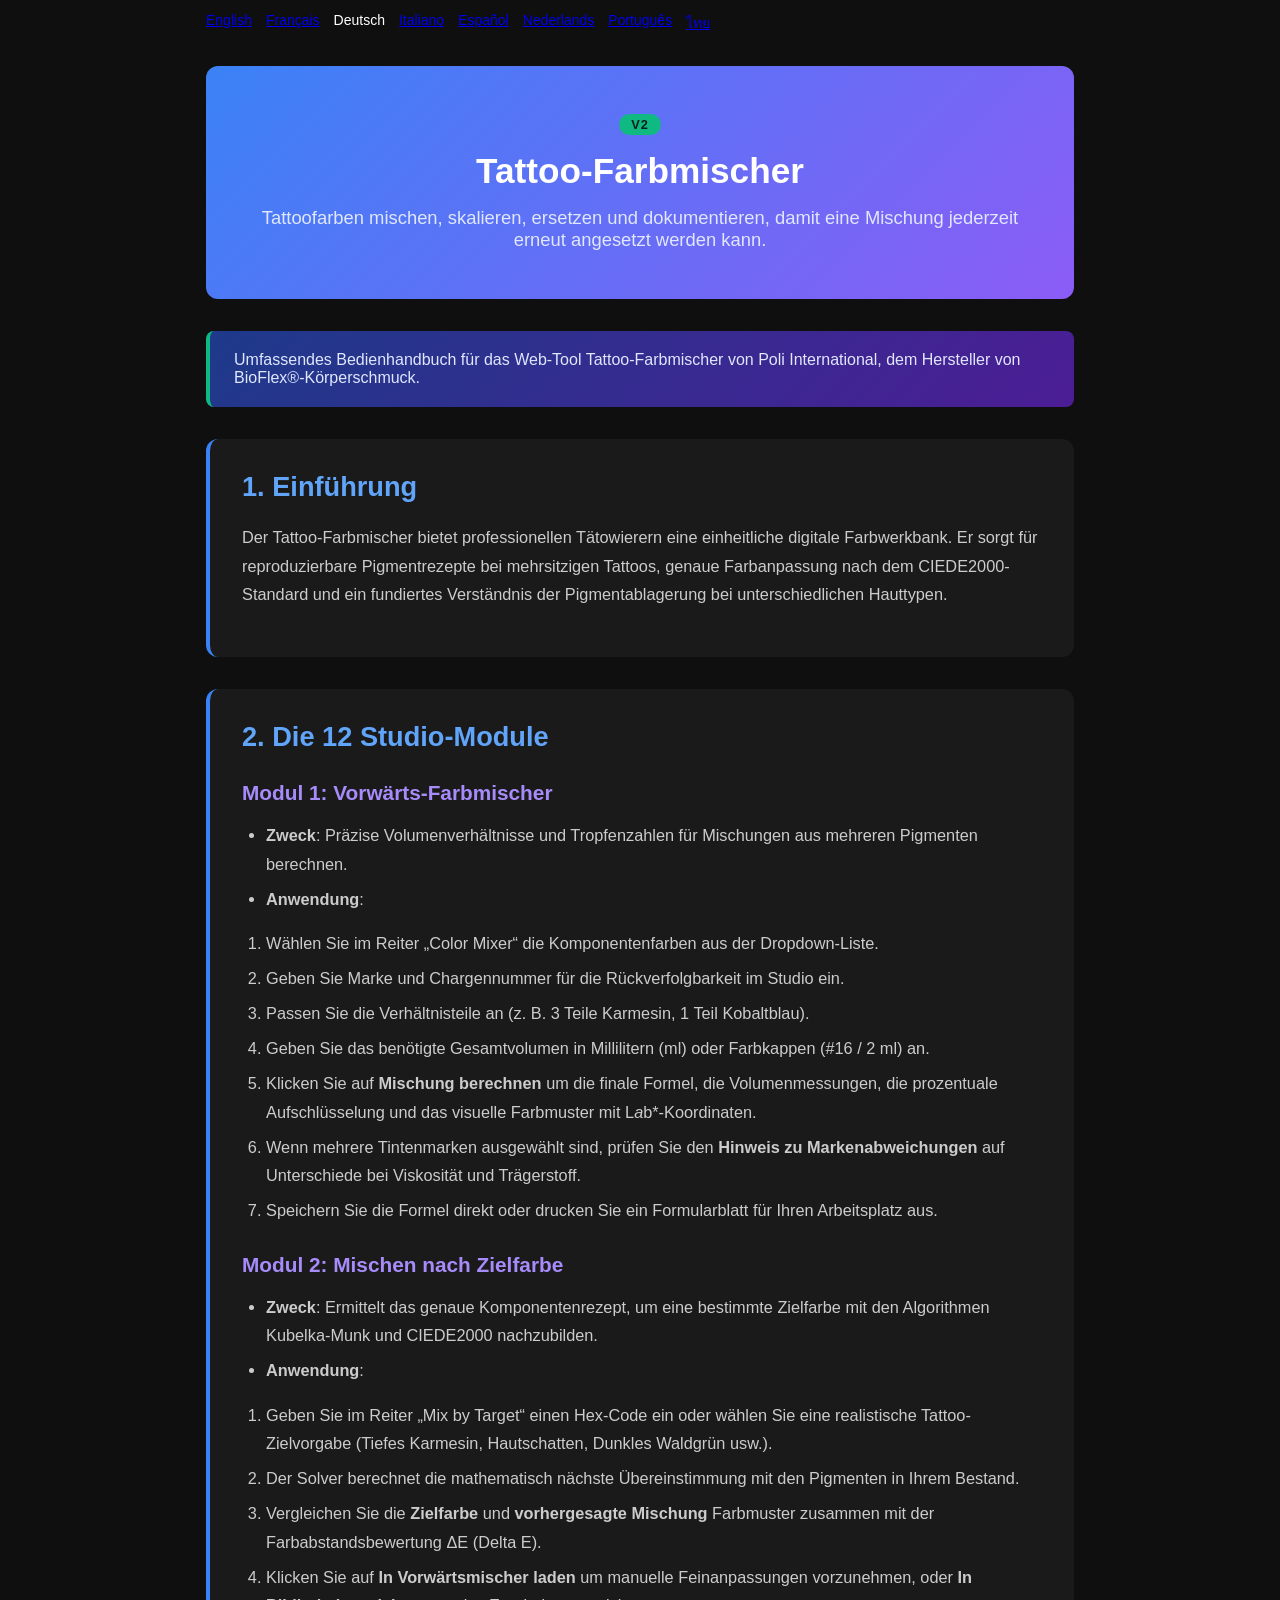
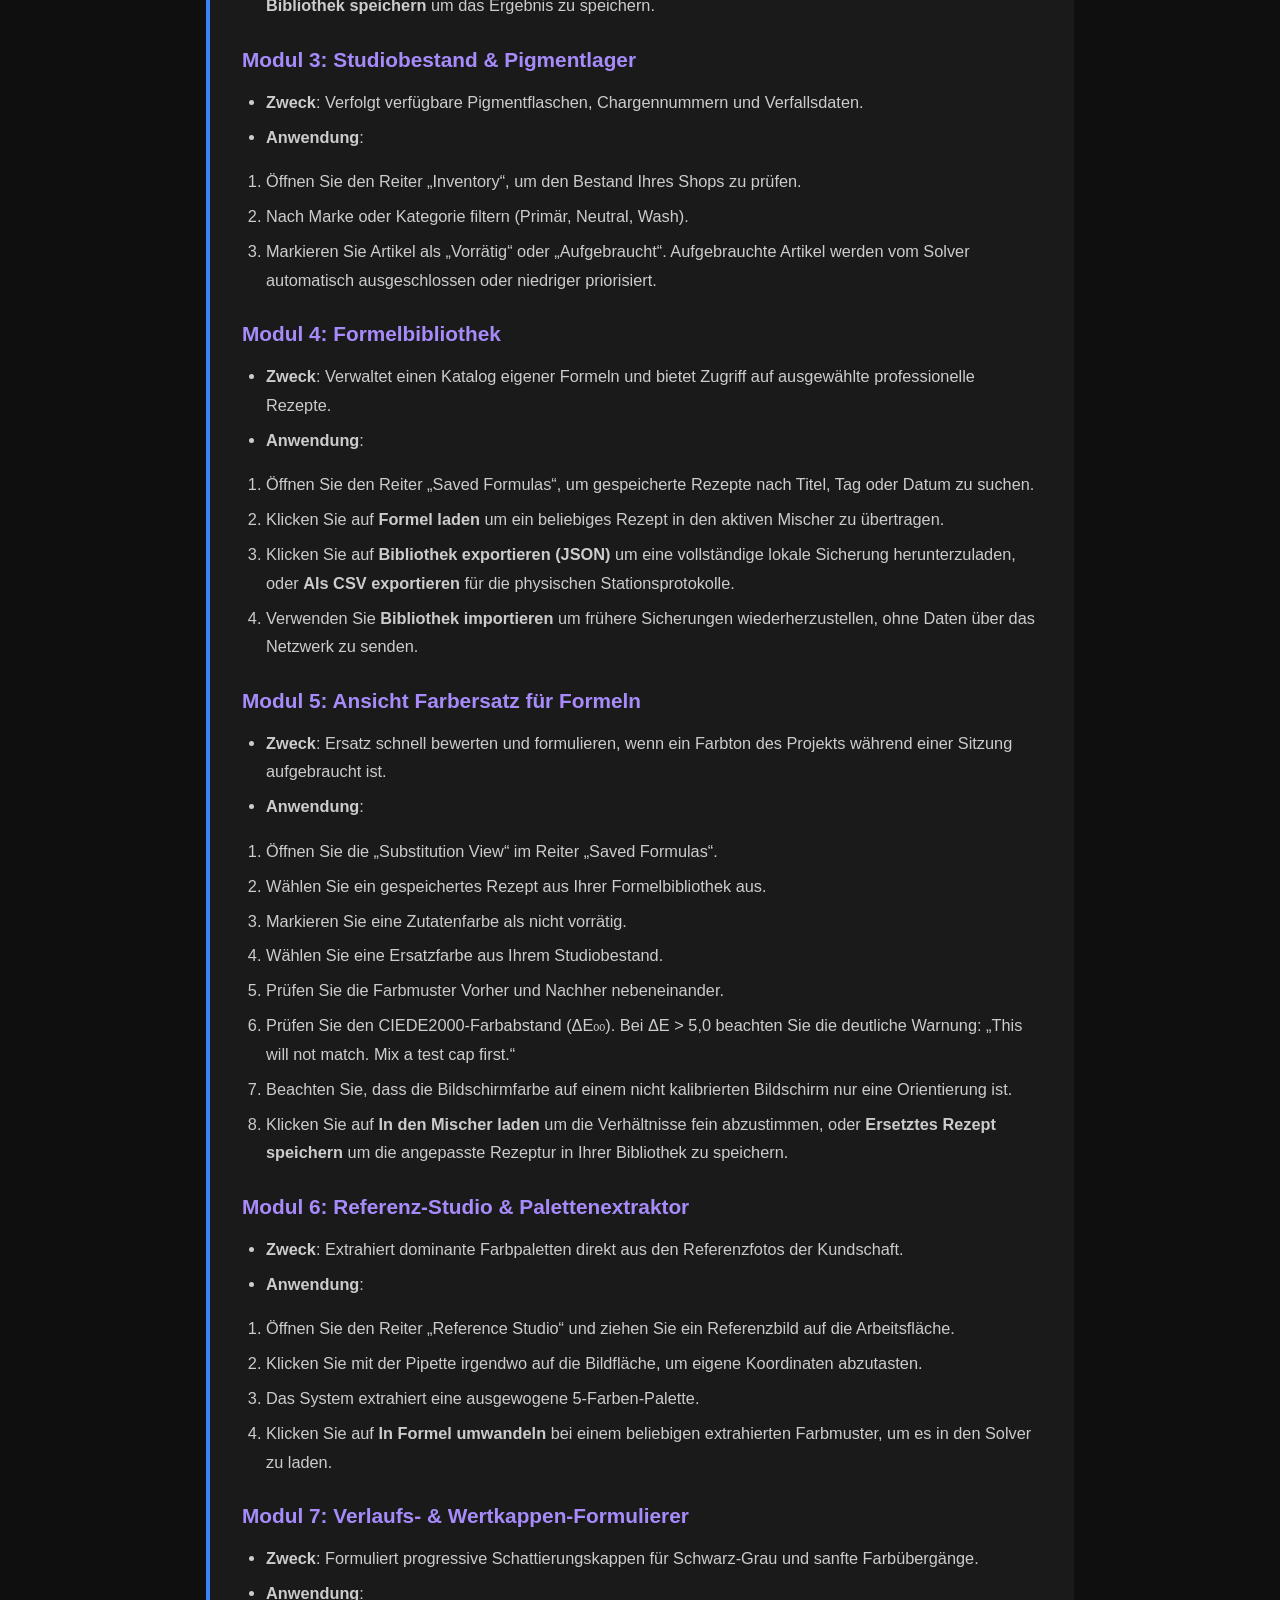
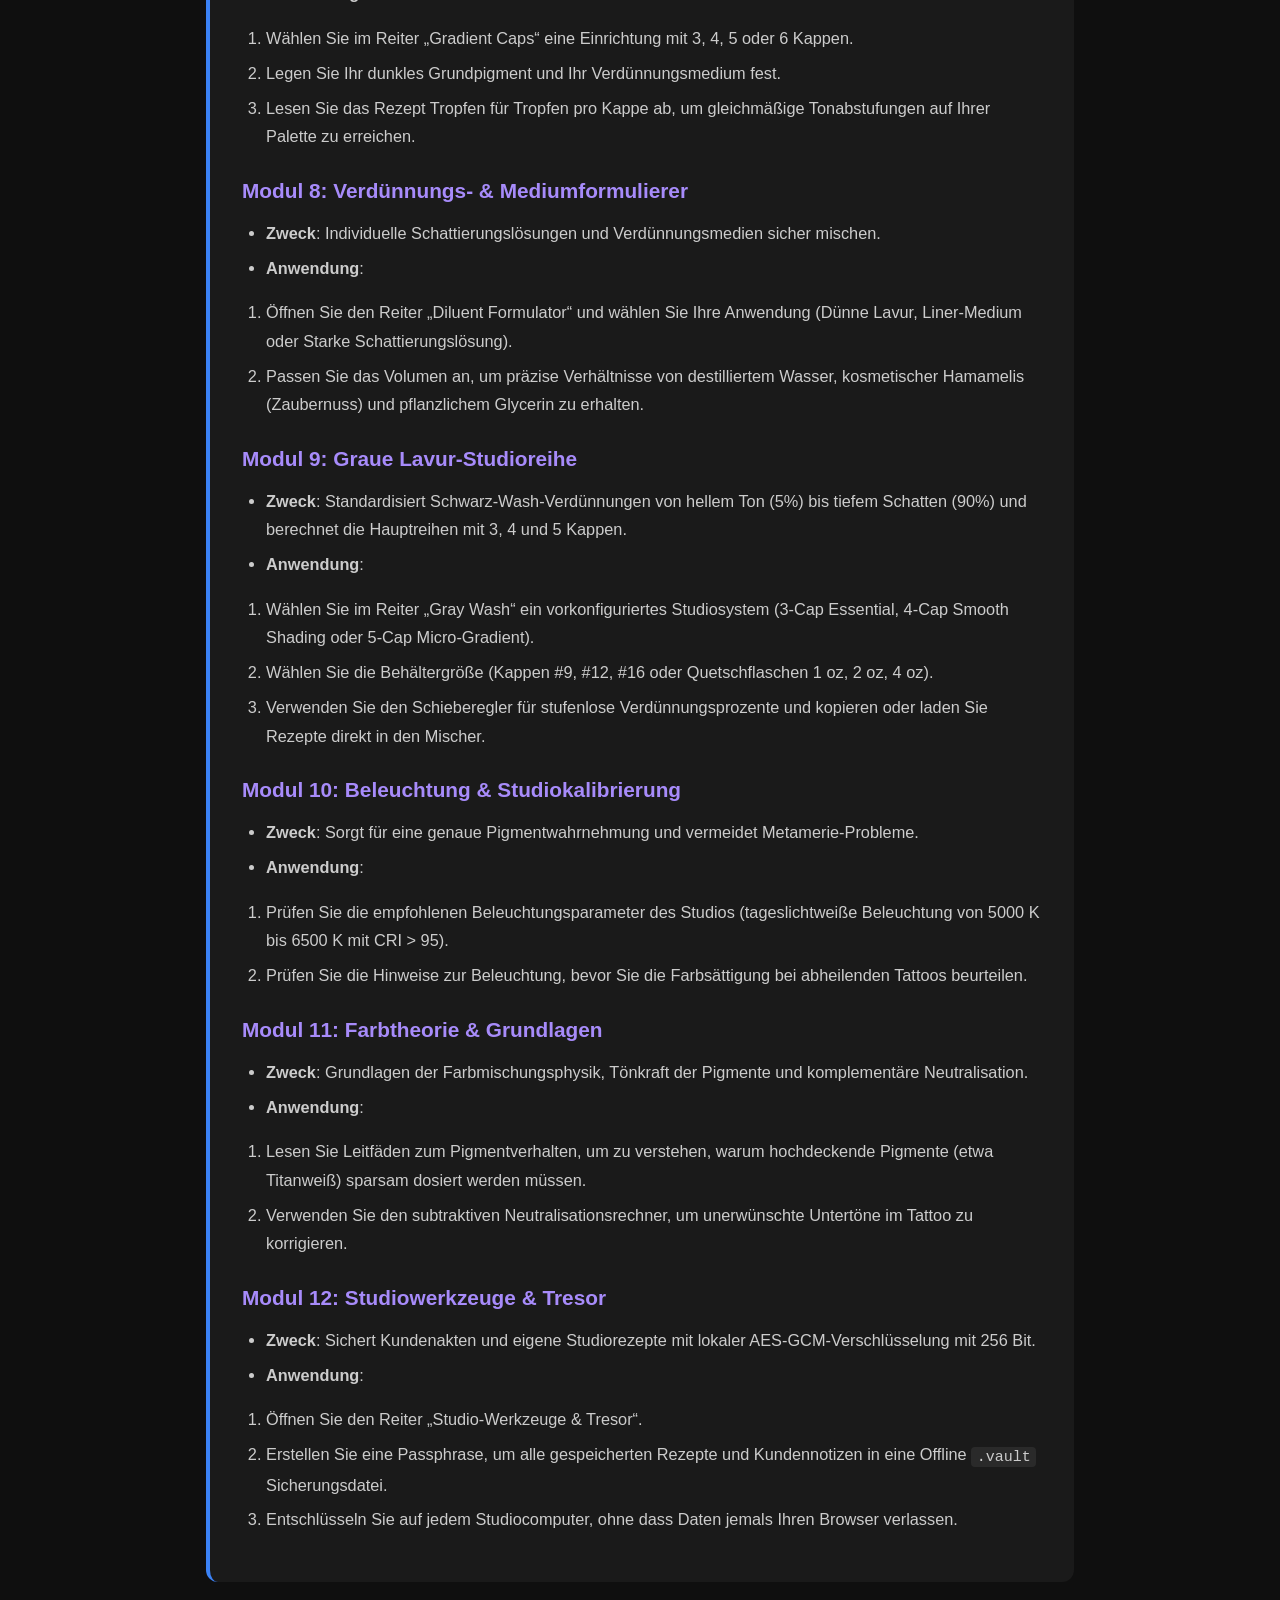
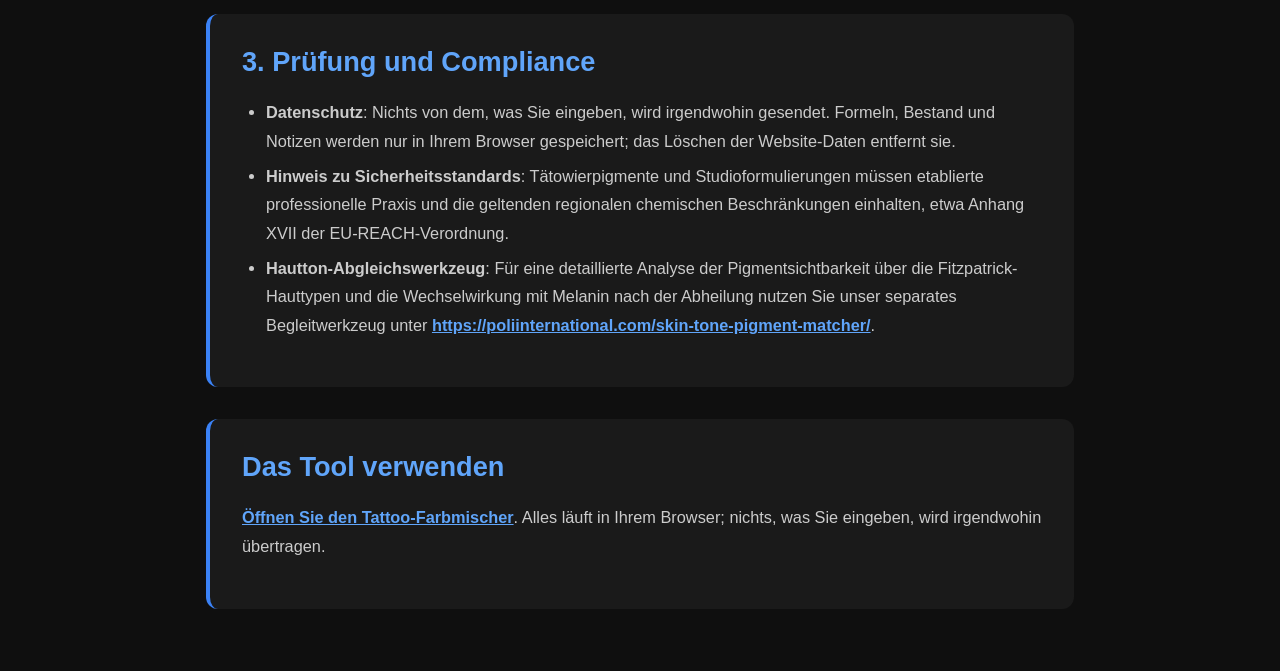
<file: documentation-de.html>
<!DOCTYPE html>
<html lang="de">
<head><meta name="robots" content="noindex,nofollow">
    <meta charset="UTF-8">
    <meta name="viewport" content="width=device-width, initial-scale=1.0">
    <title>Tattoo-Farbmischer Dokumentation | Poli International</title>
    <meta name="description" content="Tattoofarben mischen, skalieren, ersetzen und dokumentieren, damit eine Mischung jederzeit erneut angesetzt werden kann.">
    <link rel="canonical" href="https://poliinternational.com/ink-mixer/">
    <style>
        body { background: #0f0f0f; color: #fff; font-family: -apple-system, BlinkMacSystemFont, "Segoe UI", Roboto, sans-serif; margin: 0; padding: 0; }
        body.in-iframe .doc-hero h1 { display: none; }
        * { box-sizing: border-box; }
        .entry-content { max-width: 900px; margin: 0 auto; padding: 2rem 1rem; }
        .doc-hero { background: linear-gradient(135deg, #3B82F6, #8B5CF6); padding: 3rem 2rem; text-align: center; border-radius: 0.75rem; margin-bottom: 2rem; }
        .doc-hero h1 { font-size: 2.2rem; margin: 0 0 1rem; font-weight: 700; }
        .doc-hero p { font-size: 1.15rem; color: #E0E7FF; margin: 0; }
        .doc-hero .v2 { display: inline-block; margin-bottom: 1rem; padding: 0.2rem 0.75rem; border-radius: 999px; background: #10B981; color: #04241a; font-weight: 800; font-size: 0.8rem; letter-spacing: 0.08em; }
        .doc-section { margin: 2rem 0; padding: 2rem; background: #1a1a1a; border-radius: 0.75rem; border-left: 4px solid #3B82F6; }
        .doc-section h2 { color: #60A5FA; font-size: 1.7rem; margin: 0 0 1.25rem; font-weight: 600; }
        .doc-section h3 { color: #A78BFA; font-size: 1.3rem; margin: 1.75rem 0 0.75rem; font-weight: 600; }
        .doc-section p, .doc-section li { color: #ccc; line-height: 1.75; font-size: 1.02rem; }
        .doc-section ul, .doc-section ol { padding-left: 1.5rem; }
        .doc-section li { margin: 0.4rem 0; }
        .doc-section code { background: #2a2a2a; padding: 0.1rem 0.35rem; border-radius: 0.25rem; font-size: 0.92em; }
        .doc-section a { color: #60A5FA; font-weight: 600; }
        .highlight-box { background: linear-gradient(135deg, #1E3A8A, #4C1D95); padding: 1.25rem 1.5rem; border-radius: 0.5rem; margin: 1.5rem 0; border-left: 4px solid #10B981; }
        .highlight-box p { color: #E0E7FF; margin: 0; }
        table { width: 100%; border-collapse: collapse; margin: 1.5rem 0; }
        th, td { padding: 0.75rem; text-align: left; border: 1px solid #333; vertical-align: top; }
        th { background: #2a2a2a; color: #60A5FA; }
        td { color: #ccc; }
    </style>
</head>
<body>
<nav class="doc-langs" aria-label="Sprache der Dokumentation" style="display:flex;flex-wrap:wrap;gap:6px 14px;max-width:900px;margin:12px auto 0;padding:0 16px;font-size:14px;"><a lang="en" href="documentation.html">English</a><a lang="fr" href="documentation-fr.html">Français</a><span lang="de">Deutsch</span><a lang="it" href="documentation-it.html">Italiano</a><a lang="es" href="documentation-es.html">Español</a><a lang="nl" href="documentation-nl.html">Nederlands</a><a lang="pt" href="documentation-pt.html">Português</a><a lang="th" href="documentation-th.html">ไทย</a></nav>
<script>if (window.self !== window.top) document.body.classList.add('in-iframe');</script>
    <div class="entry-content">
        <div class="doc-hero">
            <span class="v2">V2</span>
            <h1>Tattoo-Farbmischer</h1>
            <p>Tattoofarben mischen, skalieren, ersetzen und dokumentieren, damit eine Mischung jederzeit erneut angesetzt werden kann.</p>
        </div>
        <div class="highlight-box"><p>Umfassendes Bedienhandbuch für das Web-Tool Tattoo-Farbmischer von Poli International, dem Hersteller von BioFlex®-Körperschmuck.</p></div>
        <div class="doc-section">
        <h2>1. Einführung</h2>
        <p>Der Tattoo-Farbmischer bietet professionellen Tätowierern eine einheitliche digitale Farbwerkbank. Er sorgt für reproduzierbare Pigmentrezepte bei mehrsitzigen Tattoos, genaue Farbanpassung nach dem CIEDE2000-Standard und ein fundiertes Verständnis der Pigmentablagerung bei unterschiedlichen Hauttypen.</p>
        </div>
        <div class="doc-section">
        <h2>2. Die 12 Studio-Module</h2>
        <h3>Modul 1: Vorwärts-Farbmischer</h3>
        <ul>
        <li><strong>Zweck</strong>: Präzise Volumenverhältnisse und Tropfenzahlen für Mischungen aus mehreren Pigmenten berechnen.</li>
        <li><strong>Anwendung</strong>:</li>
        </ul>
        <ol>
        <li>Wählen Sie im Reiter „Color Mixer“ die Komponentenfarben aus der Dropdown-Liste.</li>
        <li>Geben Sie Marke und Chargennummer für die Rückverfolgbarkeit im Studio ein.</li>
        <li>Passen Sie die Verhältnisteile an (z. B. 3 Teile Karmesin, 1 Teil Kobaltblau).</li>
        <li>Geben Sie das benötigte Gesamtvolumen in Millilitern (ml) oder Farbkappen (#16 / 2 ml) an.</li>
        <li>Klicken Sie auf <strong>Mischung berechnen</strong> um die finale Formel, die Volumenmessungen, die prozentuale Aufschlüsselung und das visuelle Farbmuster mit L<em>a</em>b*-Koordinaten.</li>
        <li>Wenn mehrere Tintenmarken ausgewählt sind, prüfen Sie den <strong>Hinweis zu Markenabweichungen</strong> auf Unterschiede bei Viskosität und Trägerstoff.</li>
        <li>Speichern Sie die Formel direkt oder drucken Sie ein Formularblatt für Ihren Arbeitsplatz aus.</li>
        </ol>
        <h3>Modul 2: Mischen nach Zielfarbe</h3>
        <ul>
        <li><strong>Zweck</strong>: Ermittelt das genaue Komponentenrezept, um eine bestimmte Zielfarbe mit den Algorithmen Kubelka-Munk und CIEDE2000 nachzubilden.</li>
        <li><strong>Anwendung</strong>:</li>
        </ul>
        <ol>
        <li>Geben Sie im Reiter „Mix by Target“ einen Hex-Code ein oder wählen Sie eine realistische Tattoo-Zielvorgabe (Tiefes Karmesin, Hautschatten, Dunkles Waldgrün usw.).</li>
        <li>Der Solver berechnet die mathematisch nächste Übereinstimmung mit den Pigmenten in Ihrem Bestand.</li>
        <li>Vergleichen Sie die <strong>Zielfarbe</strong> und <strong>vorhergesagte Mischung</strong> Farbmuster zusammen mit der Farbabstandsbewertung ΔE (Delta E).</li>
        <li>Klicken Sie auf <strong>In Vorwärtsmischer laden</strong> um manuelle Feinanpassungen vorzunehmen, oder <strong>In Bibliothek speichern</strong> um das Ergebnis zu speichern.</li>
        </ol>
        <h3>Modul 3: Studiobestand &amp; Pigmentlager</h3>
        <ul>
        <li><strong>Zweck</strong>: Verfolgt verfügbare Pigmentflaschen, Chargennummern und Verfallsdaten.</li>
        <li><strong>Anwendung</strong>:</li>
        </ul>
        <ol>
        <li>Öffnen Sie den Reiter „Inventory“, um den Bestand Ihres Shops zu prüfen.</li>
        <li>Nach Marke oder Kategorie filtern (Primär, Neutral, Wash).</li>
        <li>Markieren Sie Artikel als „Vorrätig“ oder „Aufgebraucht“. Aufgebrauchte Artikel werden vom Solver automatisch ausgeschlossen oder niedriger priorisiert.</li>
        </ol>
        <h3>Modul 4: Formelbibliothek</h3>
        <ul>
        <li><strong>Zweck</strong>: Verwaltet einen Katalog eigener Formeln und bietet Zugriff auf ausgewählte professionelle Rezepte.</li>
        <li><strong>Anwendung</strong>:</li>
        </ul>
        <ol>
        <li>Öffnen Sie den Reiter „Saved Formulas“, um gespeicherte Rezepte nach Titel, Tag oder Datum zu suchen.</li>
        <li>Klicken Sie auf <strong>Formel laden</strong> um ein beliebiges Rezept in den aktiven Mischer zu übertragen.</li>
        <li>Klicken Sie auf <strong>Bibliothek exportieren (JSON)</strong> um eine vollständige lokale Sicherung herunterzuladen, oder <strong>Als CSV exportieren</strong> für die physischen Stationsprotokolle.</li>
        <li>Verwenden Sie <strong>Bibliothek importieren</strong> um frühere Sicherungen wiederherzustellen, ohne Daten über das Netzwerk zu senden.</li>
        </ol>
        <h3>Modul 5: Ansicht Farbersatz für Formeln</h3>
        <ul>
        <li><strong>Zweck</strong>: Ersatz schnell bewerten und formulieren, wenn ein Farbton des Projekts während einer Sitzung aufgebraucht ist.</li>
        <li><strong>Anwendung</strong>:</li>
        </ul>
        <ol>
        <li>Öffnen Sie die „Substitution View“ im Reiter „Saved Formulas“.</li>
        <li>Wählen Sie ein gespeichertes Rezept aus Ihrer Formelbibliothek aus.</li>
        <li>Markieren Sie eine Zutatenfarbe als nicht vorrätig.</li>
        <li>Wählen Sie eine Ersatzfarbe aus Ihrem Studiobestand.</li>
        <li>Prüfen Sie die Farbmuster Vorher und Nachher nebeneinander.</li>
        <li>Prüfen Sie den CIEDE2000-Farbabstand (ΔE₀₀). Bei ΔE &gt; 5,0 beachten Sie die deutliche Warnung: „This will not match. Mix a test cap first.“</li>
        <li>Beachten Sie, dass die Bildschirmfarbe auf einem nicht kalibrierten Bildschirm nur eine Orientierung ist.</li>
        <li>Klicken Sie auf <strong>In den Mischer laden</strong> um die Verhältnisse fein abzustimmen, oder <strong>Ersetztes Rezept speichern</strong> um die angepasste Rezeptur in Ihrer Bibliothek zu speichern.</li>
        </ol>
        <h3>Modul 6: Referenz-Studio &amp; Palettenextraktor</h3>
        <ul>
        <li><strong>Zweck</strong>: Extrahiert dominante Farbpaletten direkt aus den Referenzfotos der Kundschaft.</li>
        <li><strong>Anwendung</strong>:</li>
        </ul>
        <ol>
        <li>Öffnen Sie den Reiter „Reference Studio“ und ziehen Sie ein Referenzbild auf die Arbeitsfläche.</li>
        <li>Klicken Sie mit der Pipette irgendwo auf die Bildfläche, um eigene Koordinaten abzutasten.</li>
        <li>Das System extrahiert eine ausgewogene 5-Farben-Palette.</li>
        <li>Klicken Sie auf <strong>In Formel umwandeln</strong> bei einem beliebigen extrahierten Farbmuster, um es in den Solver zu laden.</li>
        </ol>
        <h3>Modul 7: Verlaufs- &amp; Wertkappen-Formulierer</h3>
        <ul>
        <li><strong>Zweck</strong>: Formuliert progressive Schattierungskappen für Schwarz-Grau und sanfte Farbübergänge.</li>
        <li><strong>Anwendung</strong>:</li>
        </ul>
        <ol>
        <li>Wählen Sie im Reiter „Gradient Caps“ eine Einrichtung mit 3, 4, 5 oder 6 Kappen.</li>
        <li>Legen Sie Ihr dunkles Grundpigment und Ihr Verdünnungsmedium fest.</li>
        <li>Lesen Sie das Rezept Tropfen für Tropfen pro Kappe ab, um gleichmäßige Tonabstufungen auf Ihrer Palette zu erreichen.</li>
        </ol>
        <h3>Modul 8: Verdünnungs- &amp; Mediumformulierer</h3>
        <ul>
        <li><strong>Zweck</strong>: Individuelle Schattierungslösungen und Verdünnungsmedien sicher mischen.</li>
        <li><strong>Anwendung</strong>:</li>
        </ul>
        <ol>
        <li>Öffnen Sie den Reiter „Diluent Formulator“ und wählen Sie Ihre Anwendung (Dünne Lavur, Liner-Medium oder Starke Schattierungslösung).</li>
        <li>Passen Sie das Volumen an, um präzise Verhältnisse von destilliertem Wasser, kosmetischer Hamamelis (Zaubernuss) und pflanzlichem Glycerin zu erhalten.</li>
        </ol>
        <h3>Modul 9: Graue Lavur-Studioreihe</h3>
        <ul>
        <li><strong>Zweck</strong>: Standardisiert Schwarz-Wash-Verdünnungen von hellem Ton (5%) bis tiefem Schatten (90%) und berechnet die Hauptreihen mit 3, 4 und 5 Kappen.</li>
        <li><strong>Anwendung</strong>:</li>
        </ul>
        <ol>
        <li>Wählen Sie im Reiter „Gray Wash“ ein vorkonfiguriertes Studiosystem (3-Cap Essential, 4-Cap Smooth Shading oder 5-Cap Micro-Gradient).</li>
        <li>Wählen Sie die Behältergröße (Kappen #9, #12, #16 oder Quetschflaschen 1 oz, 2 oz, 4 oz).</li>
        <li>Verwenden Sie den Schieberegler für stufenlose Verdünnungsprozente und kopieren oder laden Sie Rezepte direkt in den Mischer.</li>
        </ol>
        <h3>Modul 10: Beleuchtung &amp; Studiokalibrierung</h3>
        <ul>
        <li><strong>Zweck</strong>: Sorgt für eine genaue Pigmentwahrnehmung und vermeidet Metamerie-Probleme.</li>
        <li><strong>Anwendung</strong>:</li>
        </ul>
        <ol>
        <li>Prüfen Sie die empfohlenen Beleuchtungsparameter des Studios (tageslichtweiße Beleuchtung von 5000 K bis 6500 K mit CRI &gt; 95).</li>
        <li>Prüfen Sie die Hinweise zur Beleuchtung, bevor Sie die Farbsättigung bei abheilenden Tattoos beurteilen.</li>
        </ol>
        <h3>Modul 11: Farbtheorie &amp; Grundlagen</h3>
        <ul>
        <li><strong>Zweck</strong>: Grundlagen der Farbmischungsphysik, Tönkraft der Pigmente und komplementäre Neutralisation.</li>
        <li><strong>Anwendung</strong>:</li>
        </ul>
        <ol>
        <li>Lesen Sie Leitfäden zum Pigmentverhalten, um zu verstehen, warum hochdeckende Pigmente (etwa Titanweiß) sparsam dosiert werden müssen.</li>
        <li>Verwenden Sie den subtraktiven Neutralisationsrechner, um unerwünschte Untertöne im Tattoo zu korrigieren.</li>
        </ol>
        <h3>Modul 12: Studiowerkzeuge &amp; Tresor</h3>
        <ul>
        <li><strong>Zweck</strong>: Sichert Kundenakten und eigene Studiorezepte mit lokaler AES-GCM-Verschlüsselung mit 256 Bit.</li>
        <li><strong>Anwendung</strong>:</li>
        </ul>
        <ol>
        <li>Öffnen Sie den Reiter „Studio-Werkzeuge &amp; Tresor“.</li>
        <li>Erstellen Sie eine Passphrase, um alle gespeicherten Rezepte und Kundennotizen in eine Offline <code>.vault</code> Sicherungsdatei.</li>
        <li>Entschlüsseln Sie auf jedem Studiocomputer, ohne dass Daten jemals Ihren Browser verlassen.</li>
        </ol>
        </div>
        <div class="doc-section">
        <h2>3. Prüfung und Compliance</h2>
        <ul>
        <li><strong>Datenschutz</strong>: Nichts von dem, was Sie eingeben, wird irgendwohin gesendet. Formeln, Bestand und Notizen werden nur in Ihrem Browser gespeichert; das Löschen der Website-Daten entfernt sie.</li>
        <li><strong>Hinweis zu Sicherheitsstandards</strong>: Tätowierpigmente und Studioformulierungen müssen etablierte professionelle Praxis und die geltenden regionalen chemischen Beschränkungen einhalten, etwa Anhang XVII der EU-REACH-Verordnung.</li>
        <li><strong>Hautton-Abgleichswerkzeug</strong>: Für eine detaillierte Analyse der Pigmentsichtbarkeit über die Fitzpatrick-Hauttypen und die Wechselwirkung mit Melanin nach der Abheilung nutzen Sie unser separates Begleitwerkzeug unter <a href="https://poliinternational.com/skin-tone-pigment-matcher/" target="_top">https://poliinternational.com/skin-tone-pigment-matcher/</a>.</li>
        </ul>
        </div>
        <div class="doc-section">
            <h2>Das Tool verwenden</h2>
            <p><a href="https://poliinternational.com/ink-mixer/" target="_top">Öffnen Sie den Tattoo-Farbmischer</a>. Alles läuft in Ihrem Browser; nichts, was Sie eingeben, wird irgendwohin übertragen.</p>
        </div>
    </div>
</body>
</html>
</file>
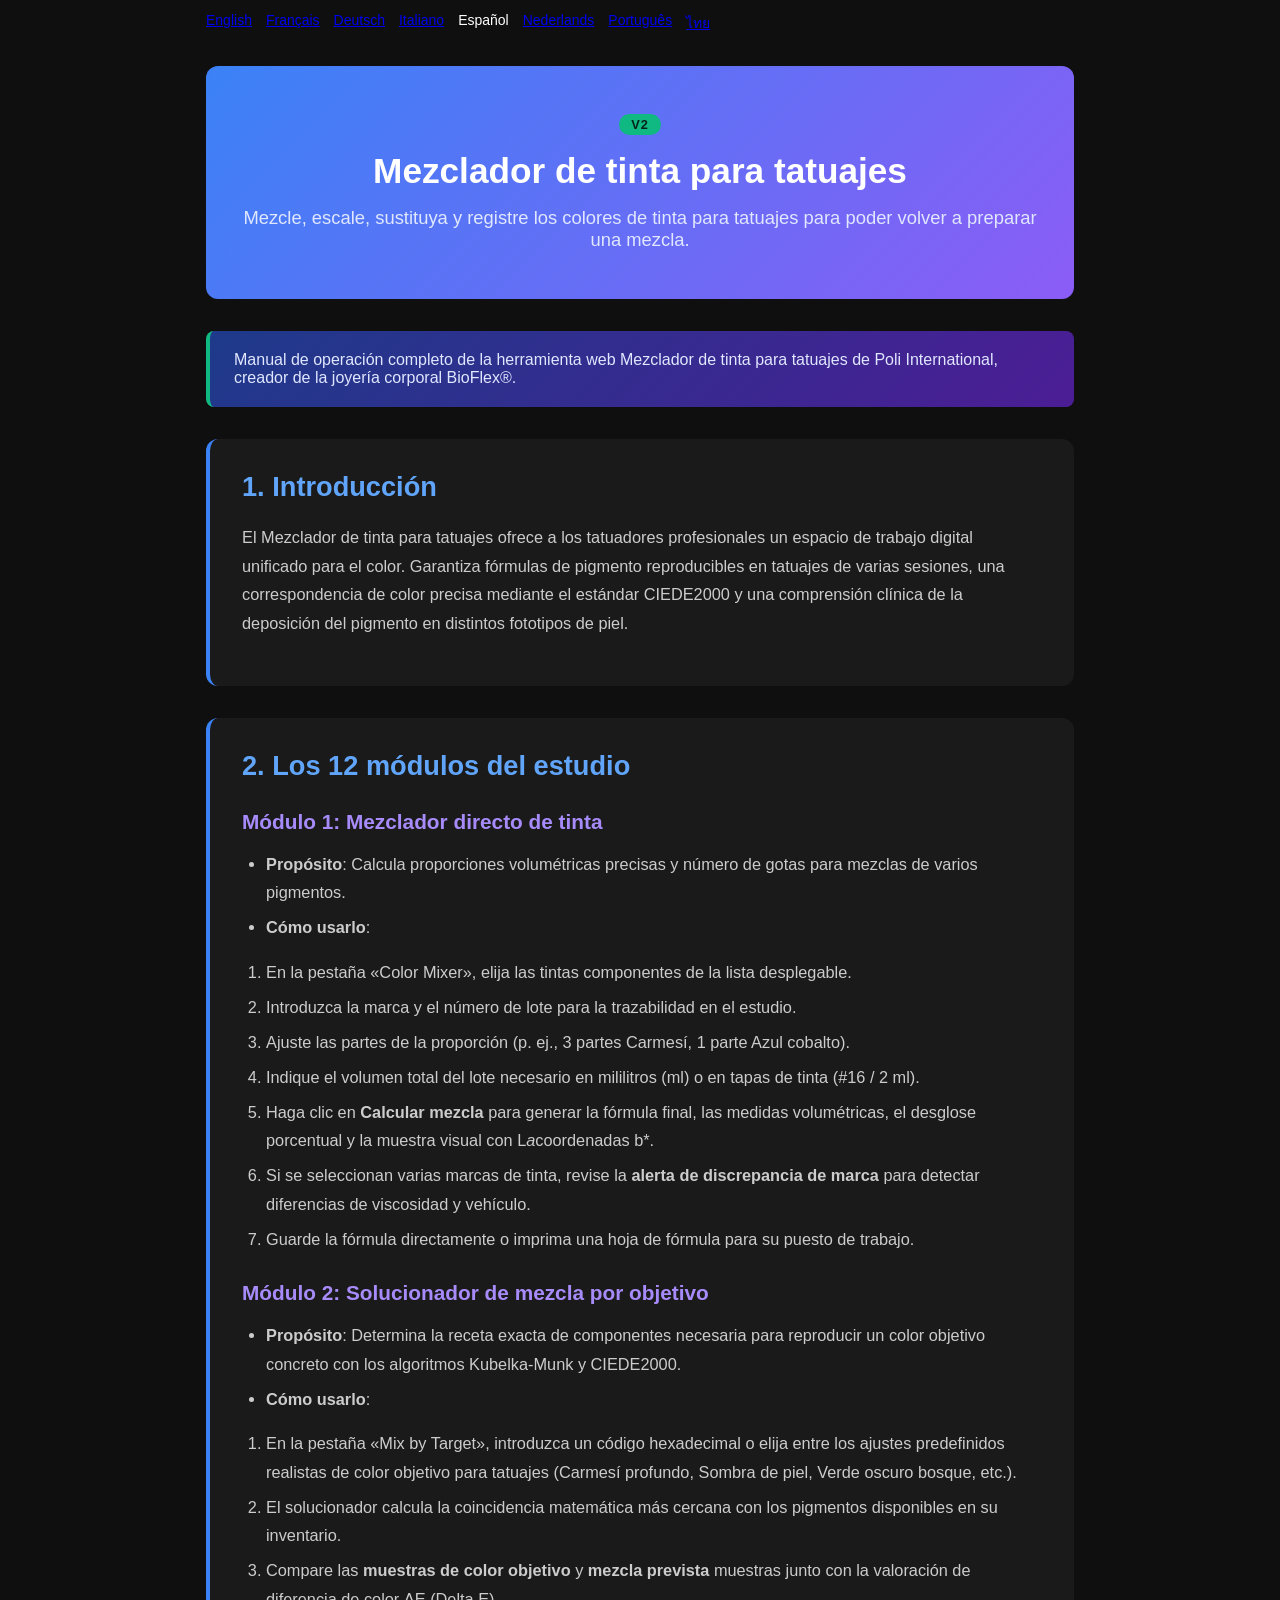
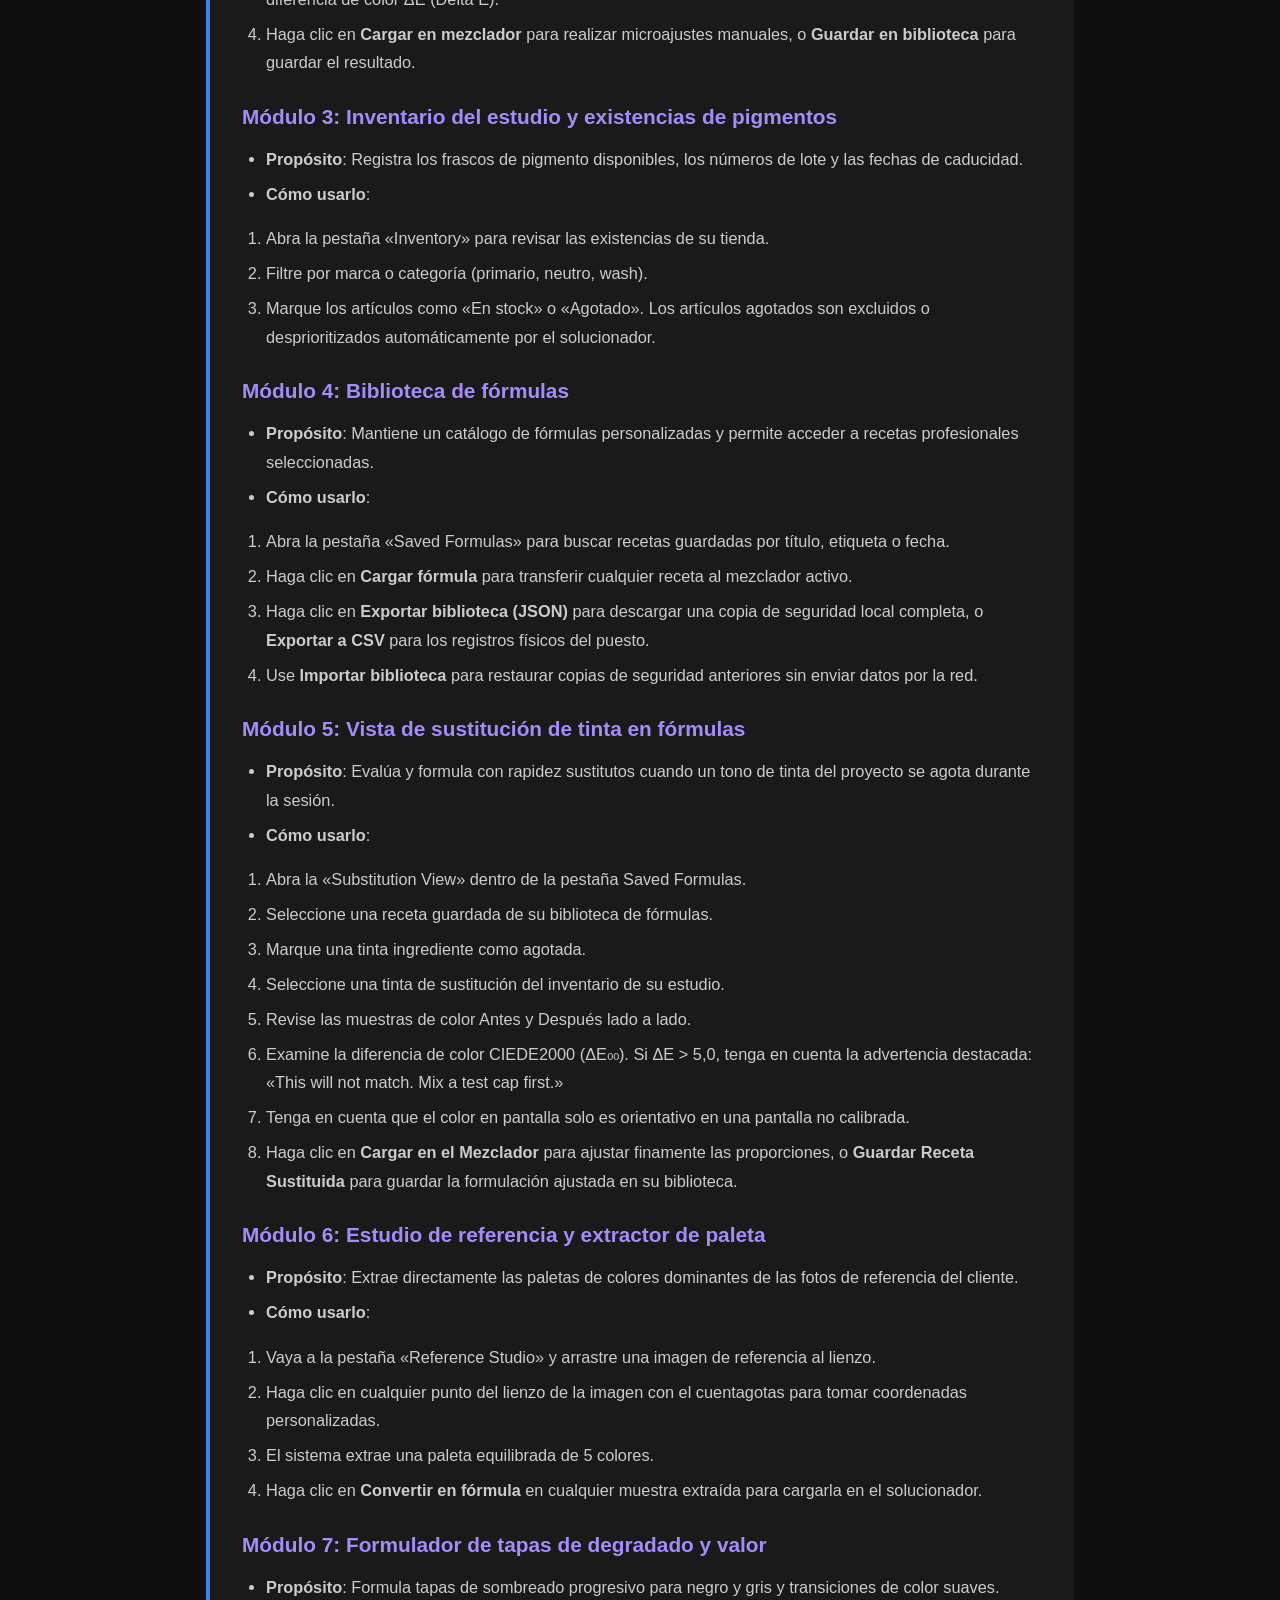
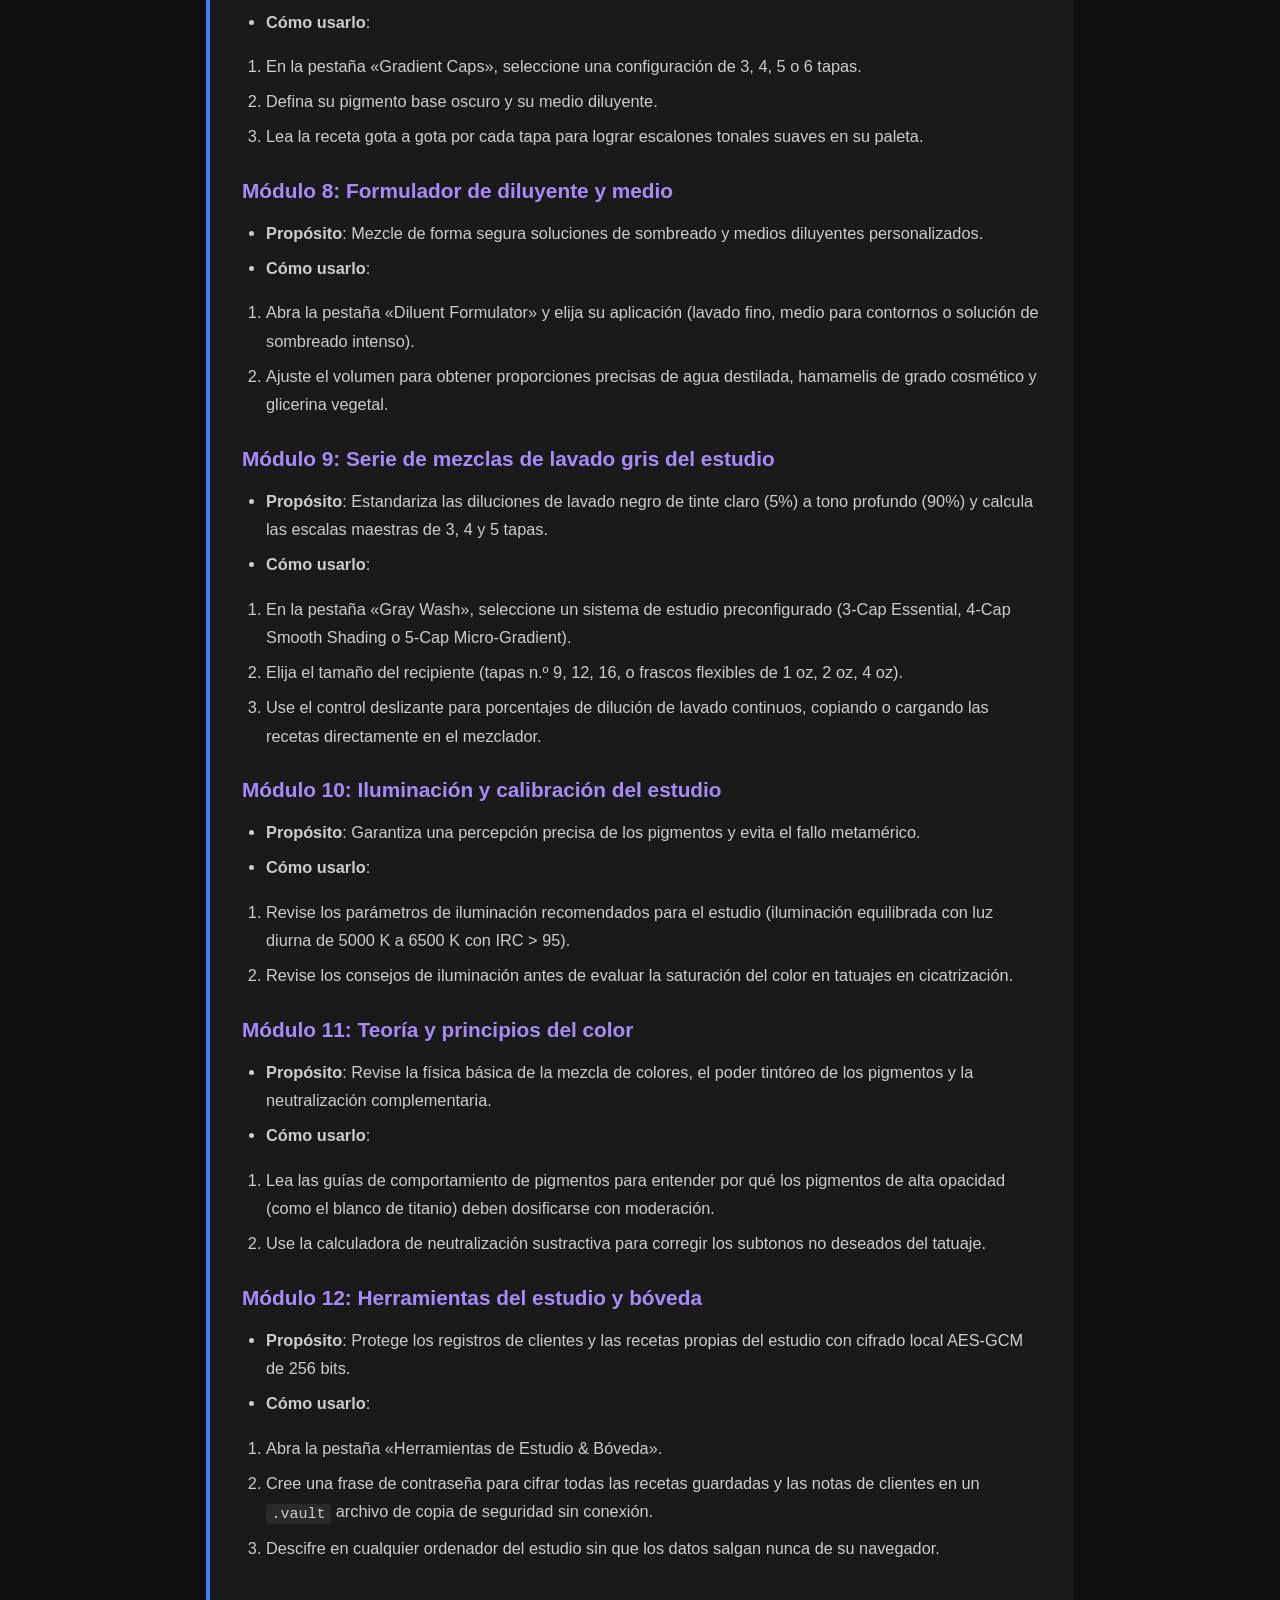
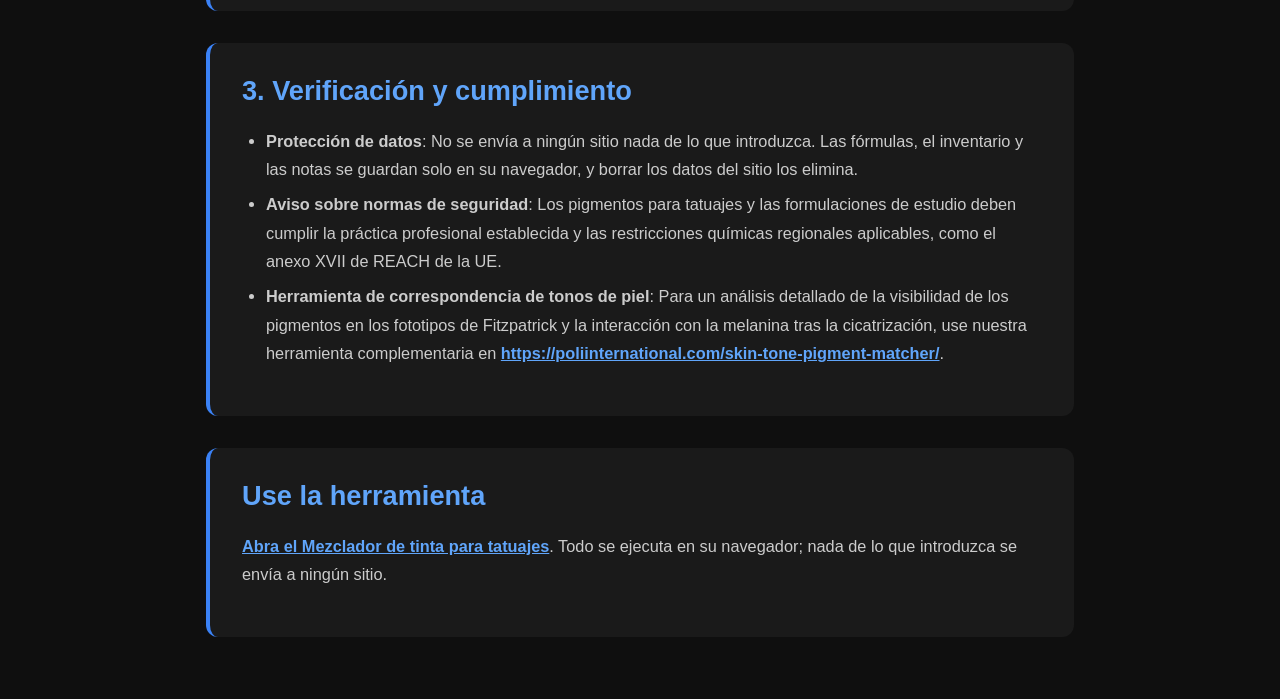
<file: documentation-es.html>
<!DOCTYPE html>
<html lang="es">
<head><meta name="robots" content="noindex,nofollow">
    <meta charset="UTF-8">
    <meta name="viewport" content="width=device-width, initial-scale=1.0">
    <title>Documentación del Mezclador de tinta para tatuajes | Poli International</title>
    <meta name="description" content="Mezcle, escale, sustituya y registre los colores de tinta para tatuajes para poder volver a preparar una mezcla.">
    <link rel="canonical" href="https://poliinternational.com/ink-mixer/">
    <style>
        body { background: #0f0f0f; color: #fff; font-family: -apple-system, BlinkMacSystemFont, "Segoe UI", Roboto, sans-serif; margin: 0; padding: 0; }
        body.in-iframe .doc-hero h1 { display: none; }
        * { box-sizing: border-box; }
        .entry-content { max-width: 900px; margin: 0 auto; padding: 2rem 1rem; }
        .doc-hero { background: linear-gradient(135deg, #3B82F6, #8B5CF6); padding: 3rem 2rem; text-align: center; border-radius: 0.75rem; margin-bottom: 2rem; }
        .doc-hero h1 { font-size: 2.2rem; margin: 0 0 1rem; font-weight: 700; }
        .doc-hero p { font-size: 1.15rem; color: #E0E7FF; margin: 0; }
        .doc-hero .v2 { display: inline-block; margin-bottom: 1rem; padding: 0.2rem 0.75rem; border-radius: 999px; background: #10B981; color: #04241a; font-weight: 800; font-size: 0.8rem; letter-spacing: 0.08em; }
        .doc-section { margin: 2rem 0; padding: 2rem; background: #1a1a1a; border-radius: 0.75rem; border-left: 4px solid #3B82F6; }
        .doc-section h2 { color: #60A5FA; font-size: 1.7rem; margin: 0 0 1.25rem; font-weight: 600; }
        .doc-section h3 { color: #A78BFA; font-size: 1.3rem; margin: 1.75rem 0 0.75rem; font-weight: 600; }
        .doc-section p, .doc-section li { color: #ccc; line-height: 1.75; font-size: 1.02rem; }
        .doc-section ul, .doc-section ol { padding-left: 1.5rem; }
        .doc-section li { margin: 0.4rem 0; }
        .doc-section code { background: #2a2a2a; padding: 0.1rem 0.35rem; border-radius: 0.25rem; font-size: 0.92em; }
        .doc-section a { color: #60A5FA; font-weight: 600; }
        .highlight-box { background: linear-gradient(135deg, #1E3A8A, #4C1D95); padding: 1.25rem 1.5rem; border-radius: 0.5rem; margin: 1.5rem 0; border-left: 4px solid #10B981; }
        .highlight-box p { color: #E0E7FF; margin: 0; }
        table { width: 100%; border-collapse: collapse; margin: 1.5rem 0; }
        th, td { padding: 0.75rem; text-align: left; border: 1px solid #333; vertical-align: top; }
        th { background: #2a2a2a; color: #60A5FA; }
        td { color: #ccc; }
    </style>
</head>
<body>
<nav class="doc-langs" aria-label="Idioma de la documentación" style="display:flex;flex-wrap:wrap;gap:6px 14px;max-width:900px;margin:12px auto 0;padding:0 16px;font-size:14px;"><a lang="en" href="documentation.html">English</a><a lang="fr" href="documentation-fr.html">Français</a><a lang="de" href="documentation-de.html">Deutsch</a><a lang="it" href="documentation-it.html">Italiano</a><span lang="es">Español</span><a lang="nl" href="documentation-nl.html">Nederlands</a><a lang="pt" href="documentation-pt.html">Português</a><a lang="th" href="documentation-th.html">ไทย</a></nav>
<script>if (window.self !== window.top) document.body.classList.add('in-iframe');</script>
    <div class="entry-content">
        <div class="doc-hero">
            <span class="v2">V2</span>
            <h1>Mezclador de tinta para tatuajes</h1>
            <p>Mezcle, escale, sustituya y registre los colores de tinta para tatuajes para poder volver a preparar una mezcla.</p>
        </div>
        <div class="highlight-box"><p>Manual de operación completo de la herramienta web Mezclador de tinta para tatuajes de Poli International, creador de la joyería corporal BioFlex®.</p></div>
        <div class="doc-section">
        <h2>1. Introducción</h2>
        <p>El Mezclador de tinta para tatuajes ofrece a los tatuadores profesionales un espacio de trabajo digital unificado para el color. Garantiza fórmulas de pigmento reproducibles en tatuajes de varias sesiones, una correspondencia de color precisa mediante el estándar CIEDE2000 y una comprensión clínica de la deposición del pigmento en distintos fototipos de piel.</p>
        </div>
        <div class="doc-section">
        <h2>2. Los 12 módulos del estudio</h2>
        <h3>Módulo 1: Mezclador directo de tinta</h3>
        <ul>
        <li><strong>Propósito</strong>: Calcula proporciones volumétricas precisas y número de gotas para mezclas de varios pigmentos.</li>
        <li><strong>Cómo usarlo</strong>:</li>
        </ul>
        <ol>
        <li>En la pestaña «Color Mixer», elija las tintas componentes de la lista desplegable.</li>
        <li>Introduzca la marca y el número de lote para la trazabilidad en el estudio.</li>
        <li>Ajuste las partes de la proporción (p. ej., 3 partes Carmesí, 1 parte Azul cobalto).</li>
        <li>Indique el volumen total del lote necesario en mililitros (ml) o en tapas de tinta (#16 / 2 ml).</li>
        <li>Haga clic en <strong>Calcular mezcla</strong> para generar la fórmula final, las medidas volumétricas, el desglose porcentual y la muestra visual con L<em>a</em>coordenadas b*.</li>
        <li>Si se seleccionan varias marcas de tinta, revise la <strong>alerta de discrepancia de marca</strong> para detectar diferencias de viscosidad y vehículo.</li>
        <li>Guarde la fórmula directamente o imprima una hoja de fórmula para su puesto de trabajo.</li>
        </ol>
        <h3>Módulo 2: Solucionador de mezcla por objetivo</h3>
        <ul>
        <li><strong>Propósito</strong>: Determina la receta exacta de componentes necesaria para reproducir un color objetivo concreto con los algoritmos Kubelka-Munk y CIEDE2000.</li>
        <li><strong>Cómo usarlo</strong>:</li>
        </ul>
        <ol>
        <li>En la pestaña «Mix by Target», introduzca un código hexadecimal o elija entre los ajustes predefinidos realistas de color objetivo para tatuajes (Carmesí profundo, Sombra de piel, Verde oscuro bosque, etc.).</li>
        <li>El solucionador calcula la coincidencia matemática más cercana con los pigmentos disponibles en su inventario.</li>
        <li>Compare las <strong>muestras de color objetivo</strong> y <strong>mezcla prevista</strong> muestras junto con la valoración de diferencia de color ΔE (Delta E).</li>
        <li>Haga clic en <strong>Cargar en mezclador</strong> para realizar microajustes manuales, o <strong>Guardar en biblioteca</strong> para guardar el resultado.</li>
        </ol>
        <h3>Módulo 3: Inventario del estudio y existencias de pigmentos</h3>
        <ul>
        <li><strong>Propósito</strong>: Registra los frascos de pigmento disponibles, los números de lote y las fechas de caducidad.</li>
        <li><strong>Cómo usarlo</strong>:</li>
        </ul>
        <ol>
        <li>Abra la pestaña «Inventory» para revisar las existencias de su tienda.</li>
        <li>Filtre por marca o categoría (primario, neutro, wash).</li>
        <li>Marque los artículos como «En stock» o «Agotado». Los artículos agotados son excluidos o desprioritizados automáticamente por el solucionador.</li>
        </ol>
        <h3>Módulo 4: Biblioteca de fórmulas</h3>
        <ul>
        <li><strong>Propósito</strong>: Mantiene un catálogo de fórmulas personalizadas y permite acceder a recetas profesionales seleccionadas.</li>
        <li><strong>Cómo usarlo</strong>:</li>
        </ul>
        <ol>
        <li>Abra la pestaña «Saved Formulas» para buscar recetas guardadas por título, etiqueta o fecha.</li>
        <li>Haga clic en <strong>Cargar fórmula</strong> para transferir cualquier receta al mezclador activo.</li>
        <li>Haga clic en <strong>Exportar biblioteca (JSON)</strong> para descargar una copia de seguridad local completa, o <strong>Exportar a CSV</strong> para los registros físicos del puesto.</li>
        <li>Use <strong>Importar biblioteca</strong> para restaurar copias de seguridad anteriores sin enviar datos por la red.</li>
        </ol>
        <h3>Módulo 5: Vista de sustitución de tinta en fórmulas</h3>
        <ul>
        <li><strong>Propósito</strong>: Evalúa y formula con rapidez sustitutos cuando un tono de tinta del proyecto se agota durante la sesión.</li>
        <li><strong>Cómo usarlo</strong>:</li>
        </ul>
        <ol>
        <li>Abra la «Substitution View» dentro de la pestaña Saved Formulas.</li>
        <li>Seleccione una receta guardada de su biblioteca de fórmulas.</li>
        <li>Marque una tinta ingrediente como agotada.</li>
        <li>Seleccione una tinta de sustitución del inventario de su estudio.</li>
        <li>Revise las muestras de color Antes y Después lado a lado.</li>
        <li>Examine la diferencia de color CIEDE2000 (ΔE₀₀). Si ΔE &gt; 5,0, tenga en cuenta la advertencia destacada: «This will not match. Mix a test cap first.»</li>
        <li>Tenga en cuenta que el color en pantalla solo es orientativo en una pantalla no calibrada.</li>
        <li>Haga clic en <strong>Cargar en el Mezclador</strong> para ajustar finamente las proporciones, o <strong>Guardar Receta Sustituida</strong> para guardar la formulación ajustada en su biblioteca.</li>
        </ol>
        <h3>Módulo 6: Estudio de referencia y extractor de paleta</h3>
        <ul>
        <li><strong>Propósito</strong>: Extrae directamente las paletas de colores dominantes de las fotos de referencia del cliente.</li>
        <li><strong>Cómo usarlo</strong>:</li>
        </ul>
        <ol>
        <li>Vaya a la pestaña «Reference Studio» y arrastre una imagen de referencia al lienzo.</li>
        <li>Haga clic en cualquier punto del lienzo de la imagen con el cuentagotas para tomar coordenadas personalizadas.</li>
        <li>El sistema extrae una paleta equilibrada de 5 colores.</li>
        <li>Haga clic en <strong>Convertir en fórmula</strong> en cualquier muestra extraída para cargarla en el solucionador.</li>
        </ol>
        <h3>Módulo 7: Formulador de tapas de degradado y valor</h3>
        <ul>
        <li><strong>Propósito</strong>: Formula tapas de sombreado progresivo para negro y gris y transiciones de color suaves.</li>
        <li><strong>Cómo usarlo</strong>:</li>
        </ul>
        <ol>
        <li>En la pestaña «Gradient Caps», seleccione una configuración de 3, 4, 5 o 6 tapas.</li>
        <li>Defina su pigmento base oscuro y su medio diluyente.</li>
        <li>Lea la receta gota a gota por cada tapa para lograr escalones tonales suaves en su paleta.</li>
        </ol>
        <h3>Módulo 8: Formulador de diluyente y medio</h3>
        <ul>
        <li><strong>Propósito</strong>: Mezcle de forma segura soluciones de sombreado y medios diluyentes personalizados.</li>
        <li><strong>Cómo usarlo</strong>:</li>
        </ul>
        <ol>
        <li>Abra la pestaña «Diluent Formulator» y elija su aplicación (lavado fino, medio para contornos o solución de sombreado intenso).</li>
        <li>Ajuste el volumen para obtener proporciones precisas de agua destilada, hamamelis de grado cosmético y glicerina vegetal.</li>
        </ol>
        <h3>Módulo 9: Serie de mezclas de lavado gris del estudio</h3>
        <ul>
        <li><strong>Propósito</strong>: Estandariza las diluciones de lavado negro de tinte claro (5%) a tono profundo (90%) y calcula las escalas maestras de 3, 4 y 5 tapas.</li>
        <li><strong>Cómo usarlo</strong>:</li>
        </ul>
        <ol>
        <li>En la pestaña «Gray Wash», seleccione un sistema de estudio preconfigurado (3-Cap Essential, 4-Cap Smooth Shading o 5-Cap Micro-Gradient).</li>
        <li>Elija el tamaño del recipiente (tapas n.º 9, 12, 16, o frascos flexibles de 1 oz, 2 oz, 4 oz).</li>
        <li>Use el control deslizante para porcentajes de dilución de lavado continuos, copiando o cargando las recetas directamente en el mezclador.</li>
        </ol>
        <h3>Módulo 10: Iluminación y calibración del estudio</h3>
        <ul>
        <li><strong>Propósito</strong>: Garantiza una percepción precisa de los pigmentos y evita el fallo metamérico.</li>
        <li><strong>Cómo usarlo</strong>:</li>
        </ul>
        <ol>
        <li>Revise los parámetros de iluminación recomendados para el estudio (iluminación equilibrada con luz diurna de 5000 K a 6500 K con IRC &gt; 95).</li>
        <li>Revise los consejos de iluminación antes de evaluar la saturación del color en tatuajes en cicatrización.</li>
        </ol>
        <h3>Módulo 11: Teoría y principios del color</h3>
        <ul>
        <li><strong>Propósito</strong>: Revise la física básica de la mezcla de colores, el poder tintóreo de los pigmentos y la neutralización complementaria.</li>
        <li><strong>Cómo usarlo</strong>:</li>
        </ul>
        <ol>
        <li>Lea las guías de comportamiento de pigmentos para entender por qué los pigmentos de alta opacidad (como el blanco de titanio) deben dosificarse con moderación.</li>
        <li>Use la calculadora de neutralización sustractiva para corregir los subtonos no deseados del tatuaje.</li>
        </ol>
        <h3>Módulo 12: Herramientas del estudio y bóveda</h3>
        <ul>
        <li><strong>Propósito</strong>: Protege los registros de clientes y las recetas propias del estudio con cifrado local AES-GCM de 256 bits.</li>
        <li><strong>Cómo usarlo</strong>:</li>
        </ul>
        <ol>
        <li>Abra la pestaña «Herramientas de Estudio &amp; Bóveda».</li>
        <li>Cree una frase de contraseña para cifrar todas las recetas guardadas y las notas de clientes en un <code>.vault</code> archivo de copia de seguridad sin conexión.</li>
        <li>Descifre en cualquier ordenador del estudio sin que los datos salgan nunca de su navegador.</li>
        </ol>
        </div>
        <div class="doc-section">
        <h2>3. Verificación y cumplimiento</h2>
        <ul>
        <li><strong>Protección de datos</strong>: No se envía a ningún sitio nada de lo que introduzca. Las fórmulas, el inventario y las notas se guardan solo en su navegador, y borrar los datos del sitio los elimina.</li>
        <li><strong>Aviso sobre normas de seguridad</strong>: Los pigmentos para tatuajes y las formulaciones de estudio deben cumplir la práctica profesional establecida y las restricciones químicas regionales aplicables, como el anexo XVII de REACH de la UE.</li>
        <li><strong>Herramienta de correspondencia de tonos de piel</strong>: Para un análisis detallado de la visibilidad de los pigmentos en los fototipos de Fitzpatrick y la interacción con la melanina tras la cicatrización, use nuestra herramienta complementaria en <a href="https://poliinternational.com/skin-tone-pigment-matcher/" target="_top">https://poliinternational.com/skin-tone-pigment-matcher/</a>.</li>
        </ul>
        </div>
        <div class="doc-section">
            <h2>Use la herramienta</h2>
            <p><a href="https://poliinternational.com/ink-mixer/" target="_top">Abra el Mezclador de tinta para tatuajes</a>. Todo se ejecuta en su navegador; nada de lo que introduzca se envía a ningún sitio.</p>
        </div>
    </div>
</body>
</html>
</file>
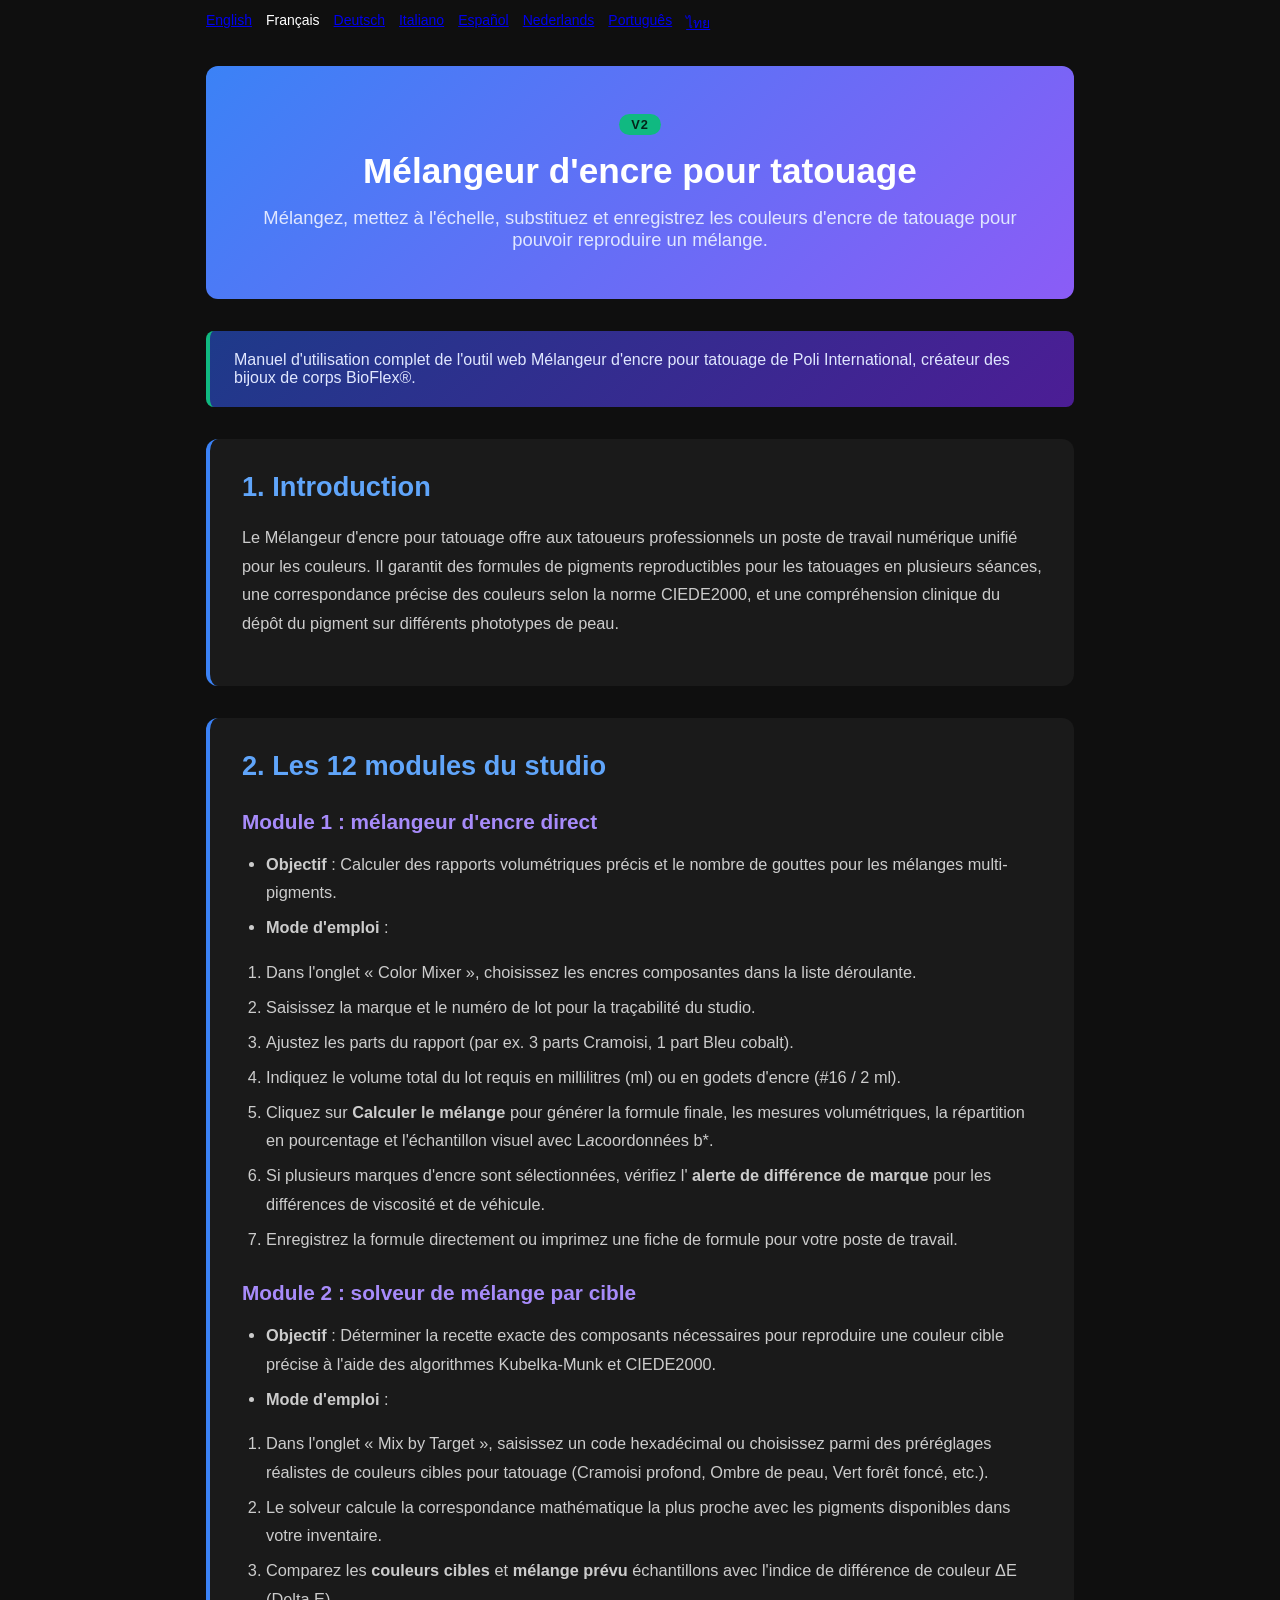
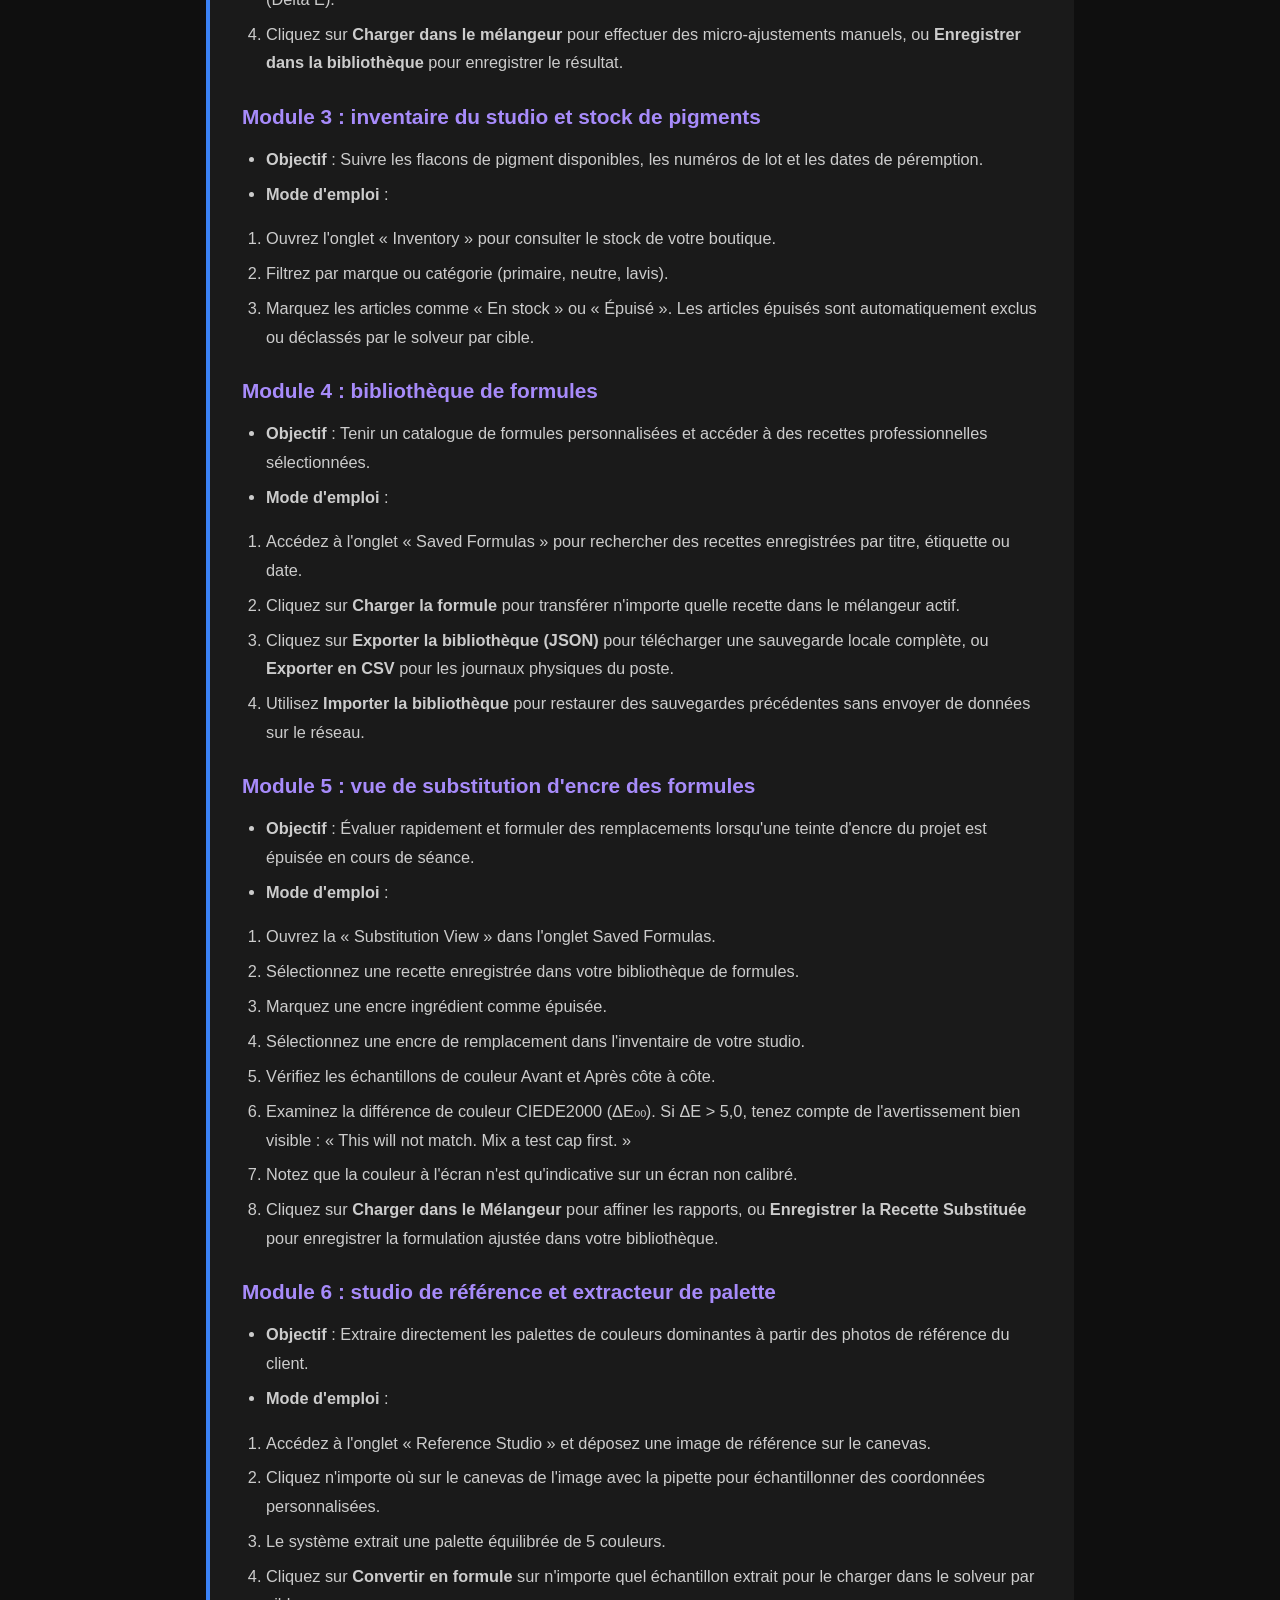
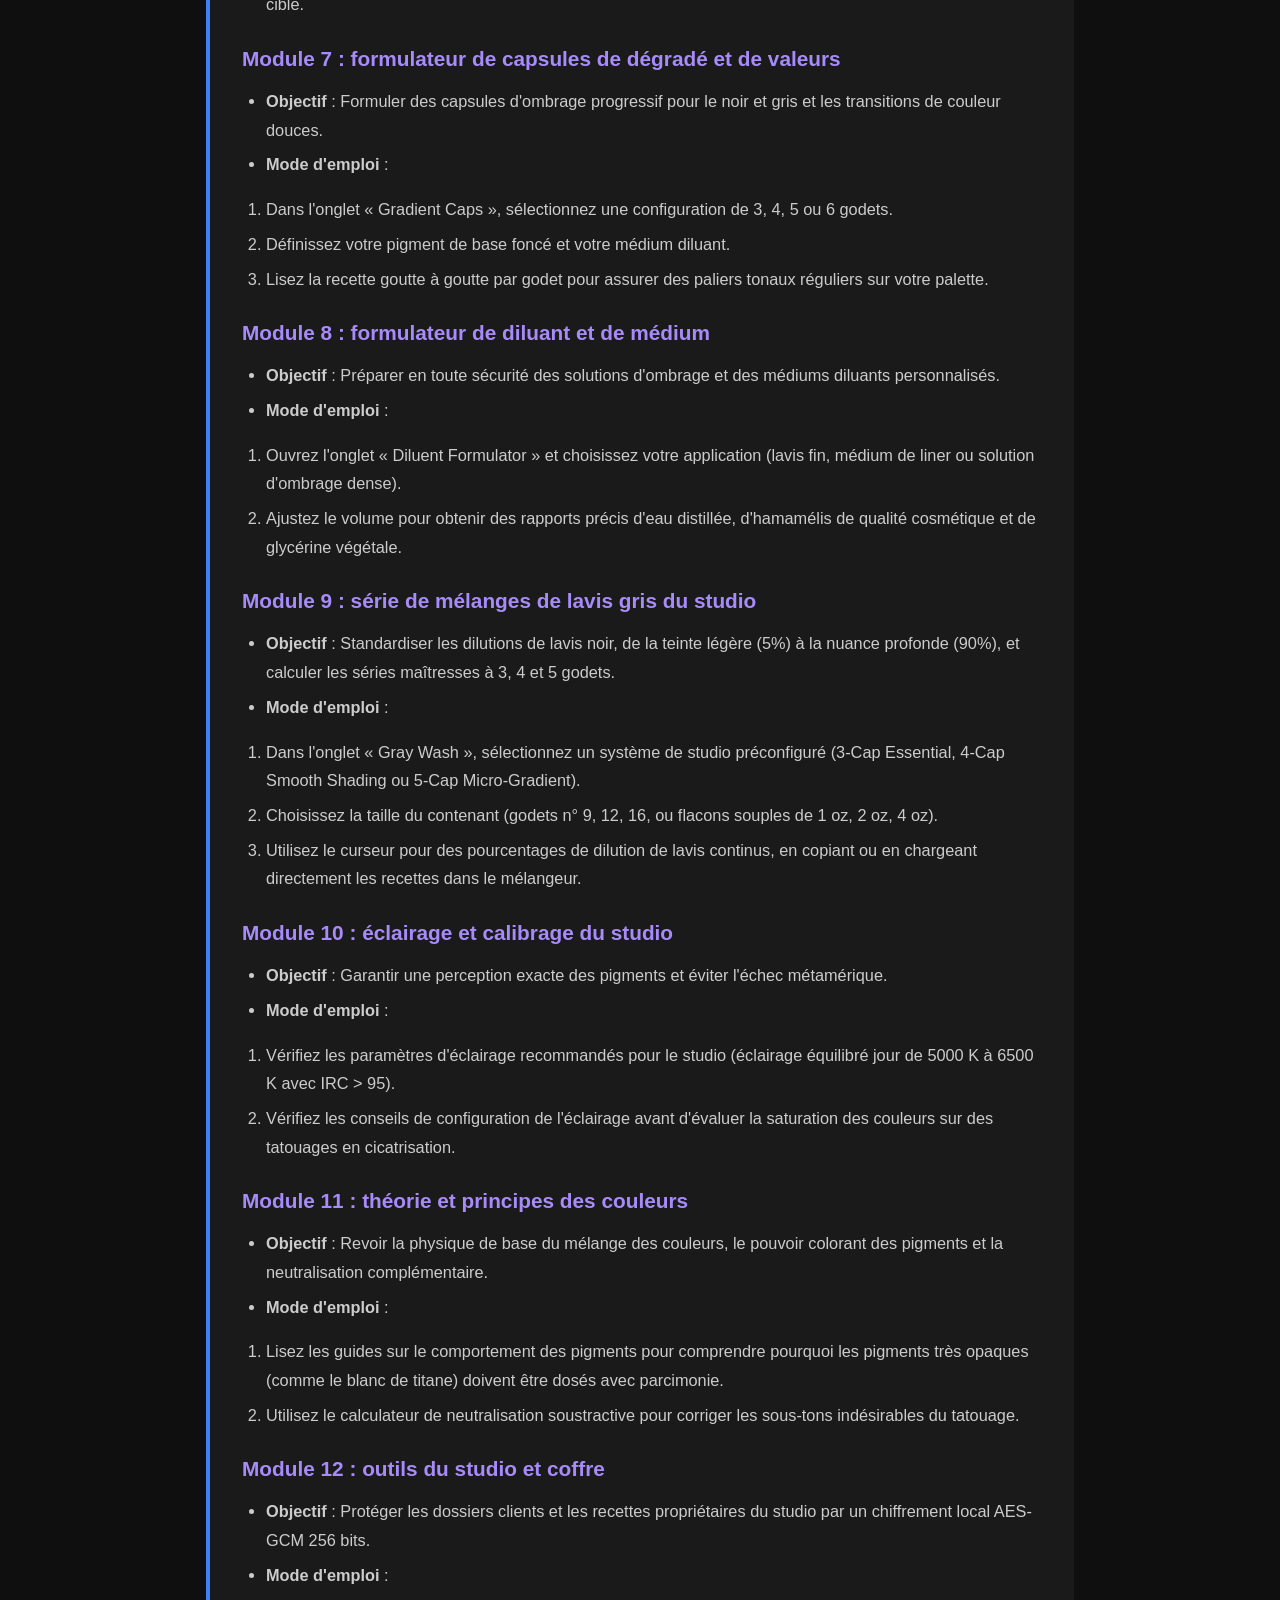
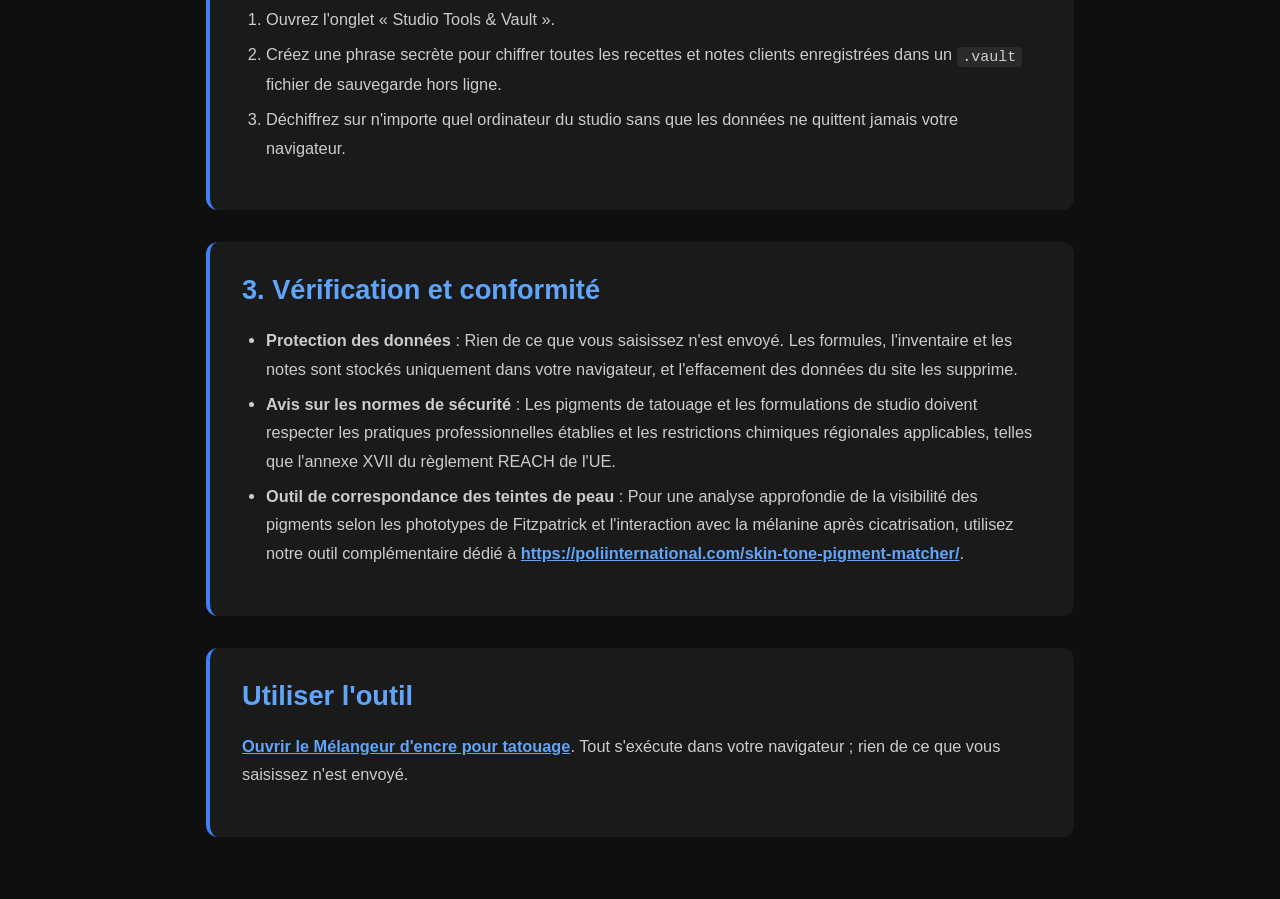
<file: documentation-fr.html>
<!DOCTYPE html>
<html lang="fr">
<head><meta name="robots" content="noindex,nofollow">
    <meta charset="UTF-8">
    <meta name="viewport" content="width=device-width, initial-scale=1.0">
    <title>Documentation du Mélangeur d'encre pour tatouage | Poli International</title>
    <meta name="description" content="Mélangez, mettez à l'échelle, substituez et enregistrez les couleurs d'encre de tatouage pour pouvoir reproduire un mélange.">
    <link rel="canonical" href="https://poliinternational.com/ink-mixer/">
    <style>
        body { background: #0f0f0f; color: #fff; font-family: -apple-system, BlinkMacSystemFont, "Segoe UI", Roboto, sans-serif; margin: 0; padding: 0; }
        body.in-iframe .doc-hero h1 { display: none; }
        * { box-sizing: border-box; }
        .entry-content { max-width: 900px; margin: 0 auto; padding: 2rem 1rem; }
        .doc-hero { background: linear-gradient(135deg, #3B82F6, #8B5CF6); padding: 3rem 2rem; text-align: center; border-radius: 0.75rem; margin-bottom: 2rem; }
        .doc-hero h1 { font-size: 2.2rem; margin: 0 0 1rem; font-weight: 700; }
        .doc-hero p { font-size: 1.15rem; color: #E0E7FF; margin: 0; }
        .doc-hero .v2 { display: inline-block; margin-bottom: 1rem; padding: 0.2rem 0.75rem; border-radius: 999px; background: #10B981; color: #04241a; font-weight: 800; font-size: 0.8rem; letter-spacing: 0.08em; }
        .doc-section { margin: 2rem 0; padding: 2rem; background: #1a1a1a; border-radius: 0.75rem; border-left: 4px solid #3B82F6; }
        .doc-section h2 { color: #60A5FA; font-size: 1.7rem; margin: 0 0 1.25rem; font-weight: 600; }
        .doc-section h3 { color: #A78BFA; font-size: 1.3rem; margin: 1.75rem 0 0.75rem; font-weight: 600; }
        .doc-section p, .doc-section li { color: #ccc; line-height: 1.75; font-size: 1.02rem; }
        .doc-section ul, .doc-section ol { padding-left: 1.5rem; }
        .doc-section li { margin: 0.4rem 0; }
        .doc-section code { background: #2a2a2a; padding: 0.1rem 0.35rem; border-radius: 0.25rem; font-size: 0.92em; }
        .doc-section a { color: #60A5FA; font-weight: 600; }
        .highlight-box { background: linear-gradient(135deg, #1E3A8A, #4C1D95); padding: 1.25rem 1.5rem; border-radius: 0.5rem; margin: 1.5rem 0; border-left: 4px solid #10B981; }
        .highlight-box p { color: #E0E7FF; margin: 0; }
        table { width: 100%; border-collapse: collapse; margin: 1.5rem 0; }
        th, td { padding: 0.75rem; text-align: left; border: 1px solid #333; vertical-align: top; }
        th { background: #2a2a2a; color: #60A5FA; }
        td { color: #ccc; }
    </style>
</head>
<body>
<nav class="doc-langs" aria-label="Langue de la documentation" style="display:flex;flex-wrap:wrap;gap:6px 14px;max-width:900px;margin:12px auto 0;padding:0 16px;font-size:14px;"><a lang="en" href="documentation.html">English</a><span lang="fr">Français</span><a lang="de" href="documentation-de.html">Deutsch</a><a lang="it" href="documentation-it.html">Italiano</a><a lang="es" href="documentation-es.html">Español</a><a lang="nl" href="documentation-nl.html">Nederlands</a><a lang="pt" href="documentation-pt.html">Português</a><a lang="th" href="documentation-th.html">ไทย</a></nav>
<script>if (window.self !== window.top) document.body.classList.add('in-iframe');</script>
    <div class="entry-content">
        <div class="doc-hero">
            <span class="v2">V2</span>
            <h1>Mélangeur d'encre pour tatouage</h1>
            <p>Mélangez, mettez à l'échelle, substituez et enregistrez les couleurs d'encre de tatouage pour pouvoir reproduire un mélange.</p>
        </div>
        <div class="highlight-box"><p>Manuel d'utilisation complet de l'outil web Mélangeur d'encre pour tatouage de Poli International, créateur des bijoux de corps BioFlex®.</p></div>
        <div class="doc-section">
        <h2>1. Introduction</h2>
        <p>Le Mélangeur d'encre pour tatouage offre aux tatoueurs professionnels un poste de travail numérique unifié pour les couleurs. Il garantit des formules de pigments reproductibles pour les tatouages en plusieurs séances, une correspondance précise des couleurs selon la norme CIEDE2000, et une compréhension clinique du dépôt du pigment sur différents phototypes de peau.</p>
        </div>
        <div class="doc-section">
        <h2>2. Les 12 modules du studio</h2>
        <h3>Module 1 : mélangeur d'encre direct</h3>
        <ul>
        <li><strong>Objectif</strong> : Calculer des rapports volumétriques précis et le nombre de gouttes pour les mélanges multi-pigments.</li>
        <li><strong>Mode d'emploi</strong> :</li>
        </ul>
        <ol>
        <li>Dans l'onglet « Color Mixer », choisissez les encres composantes dans la liste déroulante.</li>
        <li>Saisissez la marque et le numéro de lot pour la traçabilité du studio.</li>
        <li>Ajustez les parts du rapport (par ex. 3 parts Cramoisi, 1 part Bleu cobalt).</li>
        <li>Indiquez le volume total du lot requis en millilitres (ml) ou en godets d'encre (#16 / 2 ml).</li>
        <li>Cliquez sur <strong>Calculer le mélange</strong> pour générer la formule finale, les mesures volumétriques, la répartition en pourcentage et l'échantillon visuel avec L<em>a</em>coordonnées b*.</li>
        <li>Si plusieurs marques d'encre sont sélectionnées, vérifiez l' <strong>alerte de différence de marque</strong> pour les différences de viscosité et de véhicule.</li>
        <li>Enregistrez la formule directement ou imprimez une fiche de formule pour votre poste de travail.</li>
        </ol>
        <h3>Module 2 : solveur de mélange par cible</h3>
        <ul>
        <li><strong>Objectif</strong> : Déterminer la recette exacte des composants nécessaires pour reproduire une couleur cible précise à l'aide des algorithmes Kubelka-Munk et CIEDE2000.</li>
        <li><strong>Mode d'emploi</strong> :</li>
        </ul>
        <ol>
        <li>Dans l'onglet « Mix by Target », saisissez un code hexadécimal ou choisissez parmi des préréglages réalistes de couleurs cibles pour tatouage (Cramoisi profond, Ombre de peau, Vert forêt foncé, etc.).</li>
        <li>Le solveur calcule la correspondance mathématique la plus proche avec les pigments disponibles dans votre inventaire.</li>
        <li>Comparez les <strong>couleurs cibles</strong> et <strong>mélange prévu</strong> échantillons avec l'indice de différence de couleur ΔE (Delta E).</li>
        <li>Cliquez sur <strong>Charger dans le mélangeur</strong> pour effectuer des micro-ajustements manuels, ou <strong>Enregistrer dans la bibliothèque</strong> pour enregistrer le résultat.</li>
        </ol>
        <h3>Module 3 : inventaire du studio et stock de pigments</h3>
        <ul>
        <li><strong>Objectif</strong> : Suivre les flacons de pigment disponibles, les numéros de lot et les dates de péremption.</li>
        <li><strong>Mode d'emploi</strong> :</li>
        </ul>
        <ol>
        <li>Ouvrez l'onglet « Inventory » pour consulter le stock de votre boutique.</li>
        <li>Filtrez par marque ou catégorie (primaire, neutre, lavis).</li>
        <li>Marquez les articles comme « En stock » ou « Épuisé ». Les articles épuisés sont automatiquement exclus ou déclassés par le solveur par cible.</li>
        </ol>
        <h3>Module 4 : bibliothèque de formules</h3>
        <ul>
        <li><strong>Objectif</strong> : Tenir un catalogue de formules personnalisées et accéder à des recettes professionnelles sélectionnées.</li>
        <li><strong>Mode d'emploi</strong> :</li>
        </ul>
        <ol>
        <li>Accédez à l'onglet « Saved Formulas » pour rechercher des recettes enregistrées par titre, étiquette ou date.</li>
        <li>Cliquez sur <strong>Charger la formule</strong> pour transférer n'importe quelle recette dans le mélangeur actif.</li>
        <li>Cliquez sur <strong>Exporter la bibliothèque (JSON)</strong> pour télécharger une sauvegarde locale complète, ou <strong>Exporter en CSV</strong> pour les journaux physiques du poste.</li>
        <li>Utilisez <strong>Importer la bibliothèque</strong> pour restaurer des sauvegardes précédentes sans envoyer de données sur le réseau.</li>
        </ol>
        <h3>Module 5 : vue de substitution d'encre des formules</h3>
        <ul>
        <li><strong>Objectif</strong> : Évaluer rapidement et formuler des remplacements lorsqu'une teinte d'encre du projet est épuisée en cours de séance.</li>
        <li><strong>Mode d'emploi</strong> :</li>
        </ul>
        <ol>
        <li>Ouvrez la « Substitution View » dans l'onglet Saved Formulas.</li>
        <li>Sélectionnez une recette enregistrée dans votre bibliothèque de formules.</li>
        <li>Marquez une encre ingrédient comme épuisée.</li>
        <li>Sélectionnez une encre de remplacement dans l'inventaire de votre studio.</li>
        <li>Vérifiez les échantillons de couleur Avant et Après côte à côte.</li>
        <li>Examinez la différence de couleur CIEDE2000 (ΔE₀₀). Si ΔE &gt; 5,0, tenez compte de l'avertissement bien visible : « This will not match. Mix a test cap first. »</li>
        <li>Notez que la couleur à l'écran n'est qu'indicative sur un écran non calibré.</li>
        <li>Cliquez sur <strong>Charger dans le Mélangeur</strong> pour affiner les rapports, ou <strong>Enregistrer la Recette Substituée</strong> pour enregistrer la formulation ajustée dans votre bibliothèque.</li>
        </ol>
        <h3>Module 6 : studio de référence et extracteur de palette</h3>
        <ul>
        <li><strong>Objectif</strong> : Extraire directement les palettes de couleurs dominantes à partir des photos de référence du client.</li>
        <li><strong>Mode d'emploi</strong> :</li>
        </ul>
        <ol>
        <li>Accédez à l'onglet « Reference Studio » et déposez une image de référence sur le canevas.</li>
        <li>Cliquez n'importe où sur le canevas de l'image avec la pipette pour échantillonner des coordonnées personnalisées.</li>
        <li>Le système extrait une palette équilibrée de 5 couleurs.</li>
        <li>Cliquez sur <strong>Convertir en formule</strong> sur n'importe quel échantillon extrait pour le charger dans le solveur par cible.</li>
        </ol>
        <h3>Module 7 : formulateur de capsules de dégradé et de valeurs</h3>
        <ul>
        <li><strong>Objectif</strong> : Formuler des capsules d'ombrage progressif pour le noir et gris et les transitions de couleur douces.</li>
        <li><strong>Mode d'emploi</strong> :</li>
        </ul>
        <ol>
        <li>Dans l'onglet « Gradient Caps », sélectionnez une configuration de 3, 4, 5 ou 6 godets.</li>
        <li>Définissez votre pigment de base foncé et votre médium diluant.</li>
        <li>Lisez la recette goutte à goutte par godet pour assurer des paliers tonaux réguliers sur votre palette.</li>
        </ol>
        <h3>Module 8 : formulateur de diluant et de médium</h3>
        <ul>
        <li><strong>Objectif</strong> : Préparer en toute sécurité des solutions d'ombrage et des médiums diluants personnalisés.</li>
        <li><strong>Mode d'emploi</strong> :</li>
        </ul>
        <ol>
        <li>Ouvrez l'onglet « Diluent Formulator » et choisissez votre application (lavis fin, médium de liner ou solution d'ombrage dense).</li>
        <li>Ajustez le volume pour obtenir des rapports précis d'eau distillée, d'hamamélis de qualité cosmétique et de glycérine végétale.</li>
        </ol>
        <h3>Module 9 : série de mélanges de lavis gris du studio</h3>
        <ul>
        <li><strong>Objectif</strong> : Standardiser les dilutions de lavis noir, de la teinte légère (5%) à la nuance profonde (90%), et calculer les séries maîtresses à 3, 4 et 5 godets.</li>
        <li><strong>Mode d'emploi</strong> :</li>
        </ul>
        <ol>
        <li>Dans l'onglet « Gray Wash », sélectionnez un système de studio préconfiguré (3-Cap Essential, 4-Cap Smooth Shading ou 5-Cap Micro-Gradient).</li>
        <li>Choisissez la taille du contenant (godets n° 9, 12, 16, ou flacons souples de 1 oz, 2 oz, 4 oz).</li>
        <li>Utilisez le curseur pour des pourcentages de dilution de lavis continus, en copiant ou en chargeant directement les recettes dans le mélangeur.</li>
        </ol>
        <h3>Module 10 : éclairage et calibrage du studio</h3>
        <ul>
        <li><strong>Objectif</strong> : Garantir une perception exacte des pigments et éviter l'échec métamérique.</li>
        <li><strong>Mode d'emploi</strong> :</li>
        </ul>
        <ol>
        <li>Vérifiez les paramètres d'éclairage recommandés pour le studio (éclairage équilibré jour de 5000 K à 6500 K avec IRC &gt; 95).</li>
        <li>Vérifiez les conseils de configuration de l'éclairage avant d'évaluer la saturation des couleurs sur des tatouages en cicatrisation.</li>
        </ol>
        <h3>Module 11 : théorie et principes des couleurs</h3>
        <ul>
        <li><strong>Objectif</strong> : Revoir la physique de base du mélange des couleurs, le pouvoir colorant des pigments et la neutralisation complémentaire.</li>
        <li><strong>Mode d'emploi</strong> :</li>
        </ul>
        <ol>
        <li>Lisez les guides sur le comportement des pigments pour comprendre pourquoi les pigments très opaques (comme le blanc de titane) doivent être dosés avec parcimonie.</li>
        <li>Utilisez le calculateur de neutralisation soustractive pour corriger les sous-tons indésirables du tatouage.</li>
        </ol>
        <h3>Module 12 : outils du studio et coffre</h3>
        <ul>
        <li><strong>Objectif</strong> : Protéger les dossiers clients et les recettes propriétaires du studio par un chiffrement local AES-GCM 256 bits.</li>
        <li><strong>Mode d'emploi</strong> :</li>
        </ul>
        <ol>
        <li>Ouvrez l'onglet « Studio Tools &amp; Vault ».</li>
        <li>Créez une phrase secrète pour chiffrer toutes les recettes et notes clients enregistrées dans un <code>.vault</code> fichier de sauvegarde hors ligne.</li>
        <li>Déchiffrez sur n'importe quel ordinateur du studio sans que les données ne quittent jamais votre navigateur.</li>
        </ol>
        </div>
        <div class="doc-section">
        <h2>3. Vérification et conformité</h2>
        <ul>
        <li><strong>Protection des données</strong> : Rien de ce que vous saisissez n'est envoyé. Les formules, l'inventaire et les notes sont stockés uniquement dans votre navigateur, et l'effacement des données du site les supprime.</li>
        <li><strong>Avis sur les normes de sécurité</strong> : Les pigments de tatouage et les formulations de studio doivent respecter les pratiques professionnelles établies et les restrictions chimiques régionales applicables, telles que l'annexe XVII du règlement REACH de l'UE.</li>
        <li><strong>Outil de correspondance des teintes de peau</strong> : Pour une analyse approfondie de la visibilité des pigments selon les phototypes de Fitzpatrick et l'interaction avec la mélanine après cicatrisation, utilisez notre outil complémentaire dédié à <a href="https://poliinternational.com/skin-tone-pigment-matcher/" target="_top">https://poliinternational.com/skin-tone-pigment-matcher/</a>.</li>
        </ul>
        </div>
        <div class="doc-section">
            <h2>Utiliser l'outil</h2>
            <p><a href="https://poliinternational.com/ink-mixer/" target="_top">Ouvrir le Mélangeur d'encre pour tatouage</a>. Tout s'exécute dans votre navigateur ; rien de ce que vous saisissez n'est envoyé.</p>
        </div>
    </div>
</body>
</html>
</file>
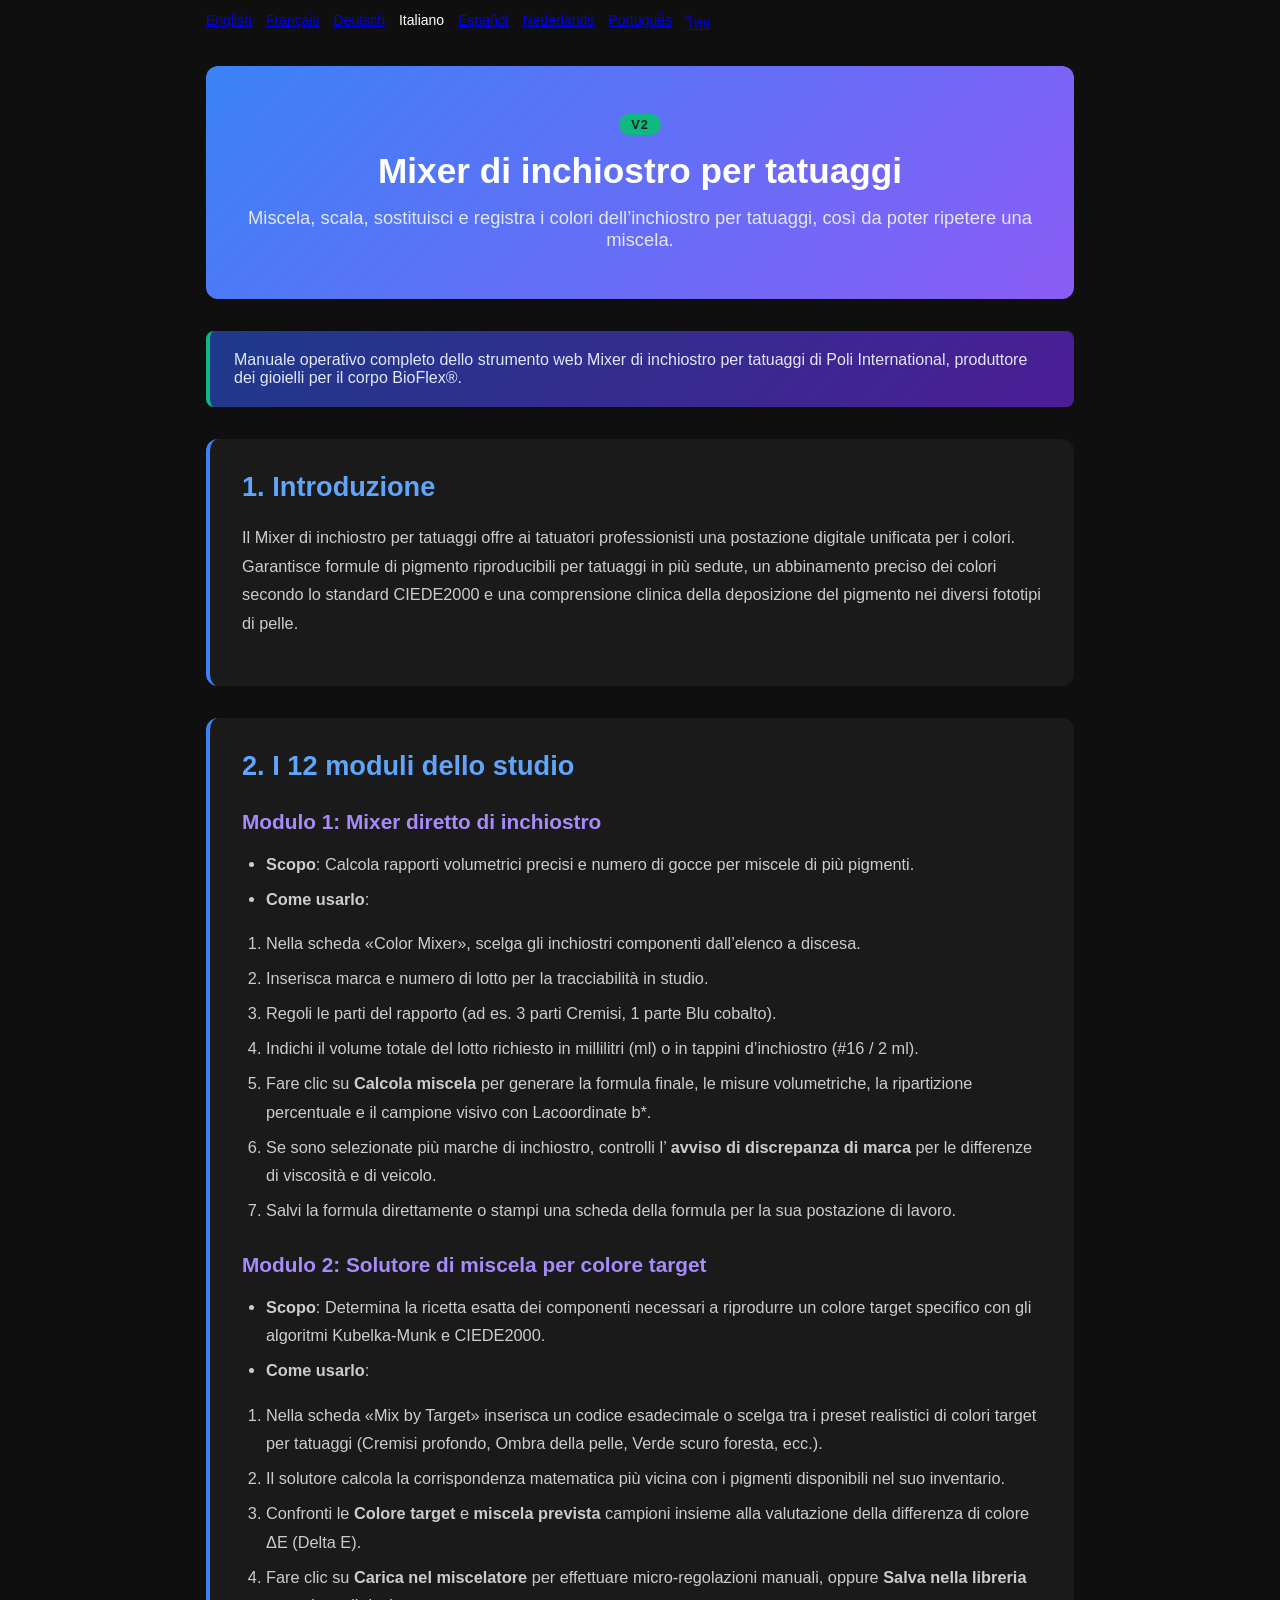
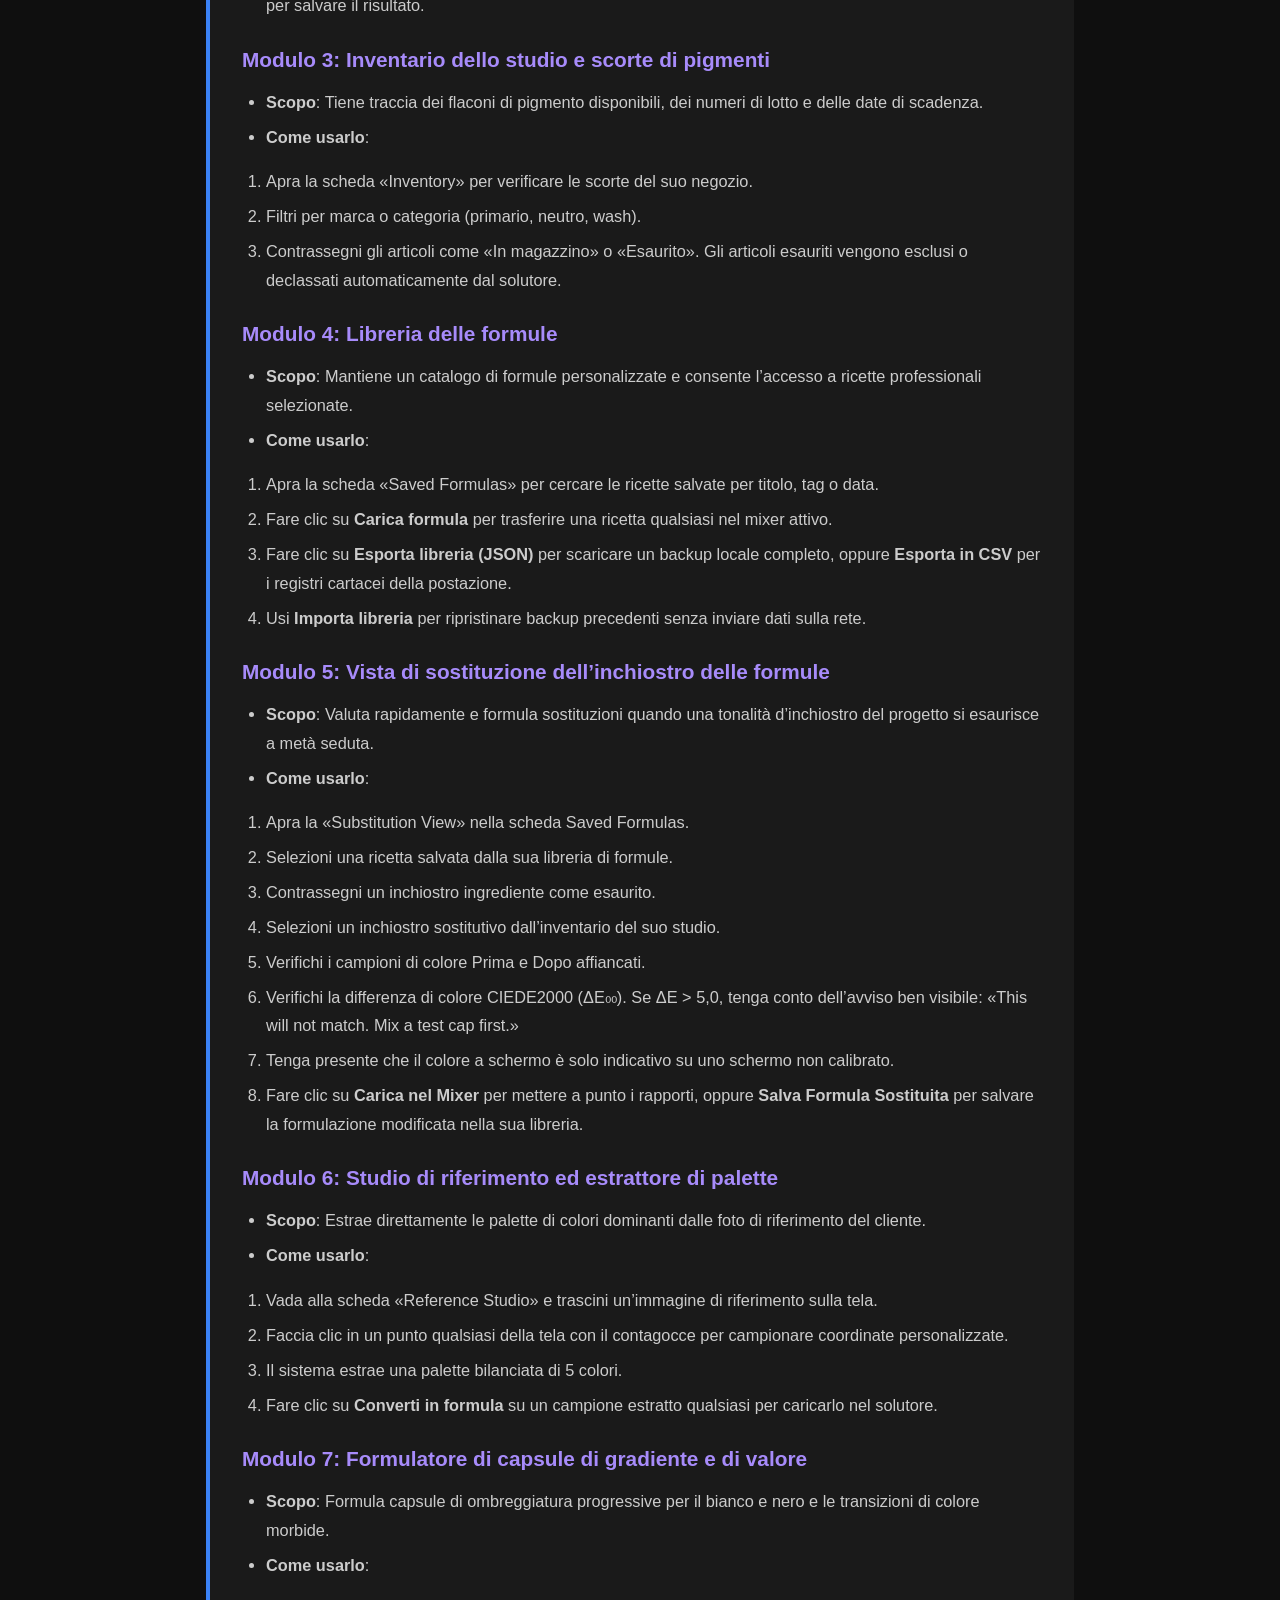
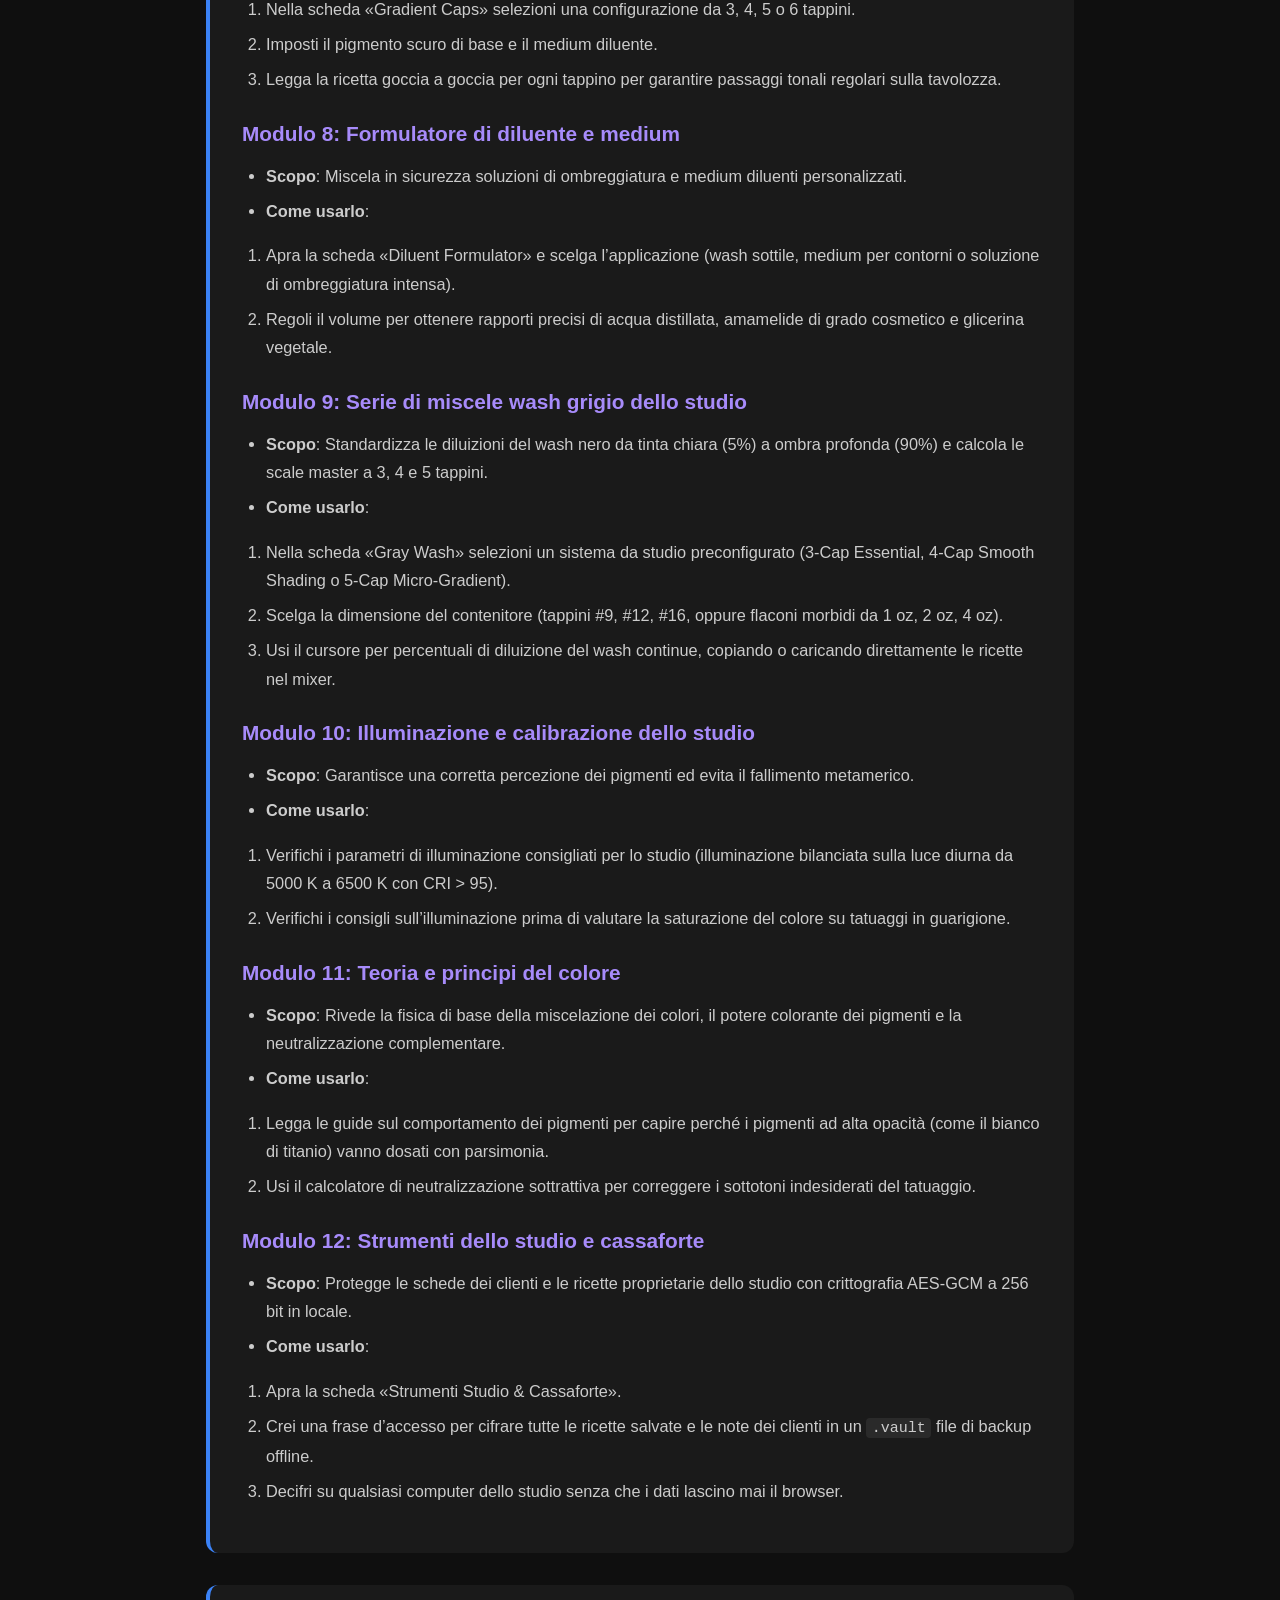
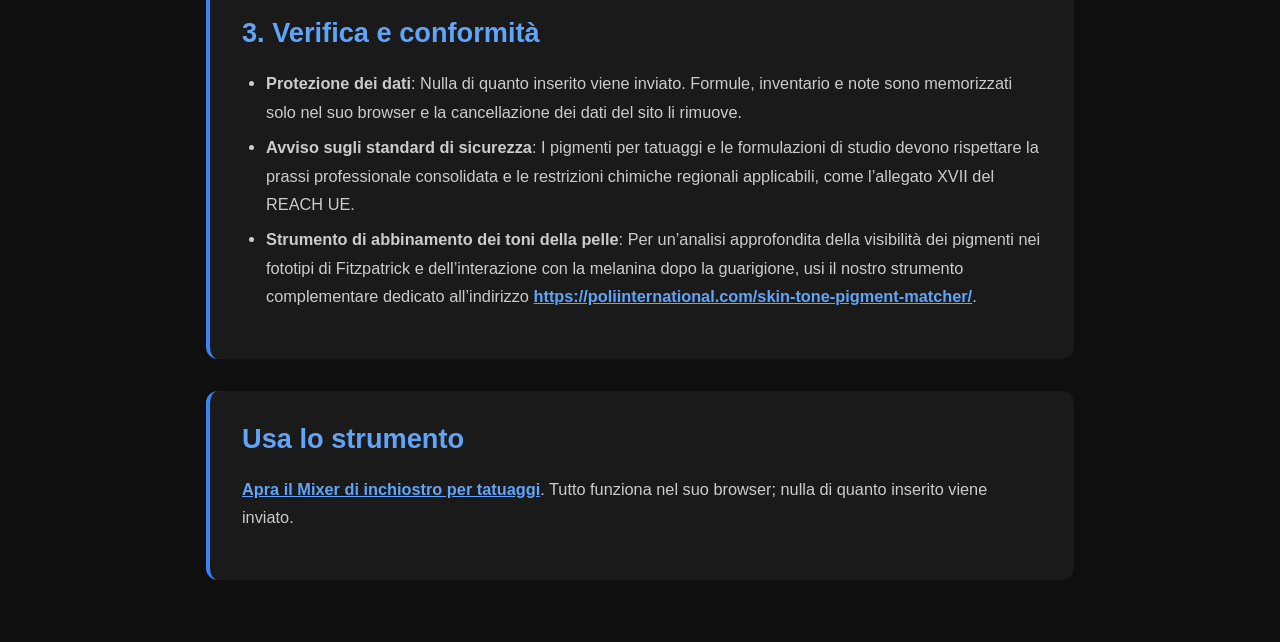
<file: documentation-it.html>
<!DOCTYPE html>
<html lang="it">
<head><meta name="robots" content="noindex,nofollow">
    <meta charset="UTF-8">
    <meta name="viewport" content="width=device-width, initial-scale=1.0">
    <title>Documentazione del Mixer di inchiostro per tatuaggi | Poli International</title>
    <meta name="description" content="Miscela, scala, sostituisci e registra i colori dell’inchiostro per tatuaggi, così da poter ripetere una miscela.">
    <link rel="canonical" href="https://poliinternational.com/ink-mixer/">
    <style>
        body { background: #0f0f0f; color: #fff; font-family: -apple-system, BlinkMacSystemFont, "Segoe UI", Roboto, sans-serif; margin: 0; padding: 0; }
        body.in-iframe .doc-hero h1 { display: none; }
        * { box-sizing: border-box; }
        .entry-content { max-width: 900px; margin: 0 auto; padding: 2rem 1rem; }
        .doc-hero { background: linear-gradient(135deg, #3B82F6, #8B5CF6); padding: 3rem 2rem; text-align: center; border-radius: 0.75rem; margin-bottom: 2rem; }
        .doc-hero h1 { font-size: 2.2rem; margin: 0 0 1rem; font-weight: 700; }
        .doc-hero p { font-size: 1.15rem; color: #E0E7FF; margin: 0; }
        .doc-hero .v2 { display: inline-block; margin-bottom: 1rem; padding: 0.2rem 0.75rem; border-radius: 999px; background: #10B981; color: #04241a; font-weight: 800; font-size: 0.8rem; letter-spacing: 0.08em; }
        .doc-section { margin: 2rem 0; padding: 2rem; background: #1a1a1a; border-radius: 0.75rem; border-left: 4px solid #3B82F6; }
        .doc-section h2 { color: #60A5FA; font-size: 1.7rem; margin: 0 0 1.25rem; font-weight: 600; }
        .doc-section h3 { color: #A78BFA; font-size: 1.3rem; margin: 1.75rem 0 0.75rem; font-weight: 600; }
        .doc-section p, .doc-section li { color: #ccc; line-height: 1.75; font-size: 1.02rem; }
        .doc-section ul, .doc-section ol { padding-left: 1.5rem; }
        .doc-section li { margin: 0.4rem 0; }
        .doc-section code { background: #2a2a2a; padding: 0.1rem 0.35rem; border-radius: 0.25rem; font-size: 0.92em; }
        .doc-section a { color: #60A5FA; font-weight: 600; }
        .highlight-box { background: linear-gradient(135deg, #1E3A8A, #4C1D95); padding: 1.25rem 1.5rem; border-radius: 0.5rem; margin: 1.5rem 0; border-left: 4px solid #10B981; }
        .highlight-box p { color: #E0E7FF; margin: 0; }
        table { width: 100%; border-collapse: collapse; margin: 1.5rem 0; }
        th, td { padding: 0.75rem; text-align: left; border: 1px solid #333; vertical-align: top; }
        th { background: #2a2a2a; color: #60A5FA; }
        td { color: #ccc; }
    </style>
</head>
<body>
<nav class="doc-langs" aria-label="Lingua della documentazione" style="display:flex;flex-wrap:wrap;gap:6px 14px;max-width:900px;margin:12px auto 0;padding:0 16px;font-size:14px;"><a lang="en" href="documentation.html">English</a><a lang="fr" href="documentation-fr.html">Français</a><a lang="de" href="documentation-de.html">Deutsch</a><span lang="it">Italiano</span><a lang="es" href="documentation-es.html">Español</a><a lang="nl" href="documentation-nl.html">Nederlands</a><a lang="pt" href="documentation-pt.html">Português</a><a lang="th" href="documentation-th.html">ไทย</a></nav>
<script>if (window.self !== window.top) document.body.classList.add('in-iframe');</script>
    <div class="entry-content">
        <div class="doc-hero">
            <span class="v2">V2</span>
            <h1>Mixer di inchiostro per tatuaggi</h1>
            <p>Miscela, scala, sostituisci e registra i colori dell’inchiostro per tatuaggi, così da poter ripetere una miscela.</p>
        </div>
        <div class="highlight-box"><p>Manuale operativo completo dello strumento web Mixer di inchiostro per tatuaggi di Poli International, produttore dei gioielli per il corpo BioFlex®.</p></div>
        <div class="doc-section">
        <h2>1. Introduzione</h2>
        <p>Il Mixer di inchiostro per tatuaggi offre ai tatuatori professionisti una postazione digitale unificata per i colori. Garantisce formule di pigmento riproducibili per tatuaggi in più sedute, un abbinamento preciso dei colori secondo lo standard CIEDE2000 e una comprensione clinica della deposizione del pigmento nei diversi fototipi di pelle.</p>
        </div>
        <div class="doc-section">
        <h2>2. I 12 moduli dello studio</h2>
        <h3>Modulo 1: Mixer diretto di inchiostro</h3>
        <ul>
        <li><strong>Scopo</strong>: Calcola rapporti volumetrici precisi e numero di gocce per miscele di più pigmenti.</li>
        <li><strong>Come usarlo</strong>:</li>
        </ul>
        <ol>
        <li>Nella scheda «Color Mixer», scelga gli inchiostri componenti dall’elenco a discesa.</li>
        <li>Inserisca marca e numero di lotto per la tracciabilità in studio.</li>
        <li>Regoli le parti del rapporto (ad es. 3 parti Cremisi, 1 parte Blu cobalto).</li>
        <li>Indichi il volume totale del lotto richiesto in millilitri (ml) o in tappini d’inchiostro (#16 / 2 ml).</li>
        <li>Fare clic su <strong>Calcola miscela</strong> per generare la formula finale, le misure volumetriche, la ripartizione percentuale e il campione visivo con L<em>a</em>coordinate b*.</li>
        <li>Se sono selezionate più marche di inchiostro, controlli l’ <strong>avviso di discrepanza di marca</strong> per le differenze di viscosità e di veicolo.</li>
        <li>Salvi la formula direttamente o stampi una scheda della formula per la sua postazione di lavoro.</li>
        </ol>
        <h3>Modulo 2: Solutore di miscela per colore target</h3>
        <ul>
        <li><strong>Scopo</strong>: Determina la ricetta esatta dei componenti necessari a riprodurre un colore target specifico con gli algoritmi Kubelka-Munk e CIEDE2000.</li>
        <li><strong>Come usarlo</strong>:</li>
        </ul>
        <ol>
        <li>Nella scheda «Mix by Target» inserisca un codice esadecimale o scelga tra i preset realistici di colori target per tatuaggi (Cremisi profondo, Ombra della pelle, Verde scuro foresta, ecc.).</li>
        <li>Il solutore calcola la corrispondenza matematica più vicina con i pigmenti disponibili nel suo inventario.</li>
        <li>Confronti le <strong>Colore target</strong> e <strong>miscela prevista</strong> campioni insieme alla valutazione della differenza di colore ΔE (Delta E).</li>
        <li>Fare clic su <strong>Carica nel miscelatore</strong> per effettuare micro-regolazioni manuali, oppure <strong>Salva nella libreria</strong> per salvare il risultato.</li>
        </ol>
        <h3>Modulo 3: Inventario dello studio e scorte di pigmenti</h3>
        <ul>
        <li><strong>Scopo</strong>: Tiene traccia dei flaconi di pigmento disponibili, dei numeri di lotto e delle date di scadenza.</li>
        <li><strong>Come usarlo</strong>:</li>
        </ul>
        <ol>
        <li>Apra la scheda «Inventory» per verificare le scorte del suo negozio.</li>
        <li>Filtri per marca o categoria (primario, neutro, wash).</li>
        <li>Contrassegni gli articoli come «In magazzino» o «Esaurito». Gli articoli esauriti vengono esclusi o declassati automaticamente dal solutore.</li>
        </ol>
        <h3>Modulo 4: Libreria delle formule</h3>
        <ul>
        <li><strong>Scopo</strong>: Mantiene un catalogo di formule personalizzate e consente l’accesso a ricette professionali selezionate.</li>
        <li><strong>Come usarlo</strong>:</li>
        </ul>
        <ol>
        <li>Apra la scheda «Saved Formulas» per cercare le ricette salvate per titolo, tag o data.</li>
        <li>Fare clic su <strong>Carica formula</strong> per trasferire una ricetta qualsiasi nel mixer attivo.</li>
        <li>Fare clic su <strong>Esporta libreria (JSON)</strong> per scaricare un backup locale completo, oppure <strong>Esporta in CSV</strong> per i registri cartacei della postazione.</li>
        <li>Usi <strong>Importa libreria</strong> per ripristinare backup precedenti senza inviare dati sulla rete.</li>
        </ol>
        <h3>Modulo 5: Vista di sostituzione dell’inchiostro delle formule</h3>
        <ul>
        <li><strong>Scopo</strong>: Valuta rapidamente e formula sostituzioni quando una tonalità d’inchiostro del progetto si esaurisce a metà seduta.</li>
        <li><strong>Come usarlo</strong>:</li>
        </ul>
        <ol>
        <li>Apra la «Substitution View» nella scheda Saved Formulas.</li>
        <li>Selezioni una ricetta salvata dalla sua libreria di formule.</li>
        <li>Contrassegni un inchiostro ingrediente come esaurito.</li>
        <li>Selezioni un inchiostro sostitutivo dall’inventario del suo studio.</li>
        <li>Verifichi i campioni di colore Prima e Dopo affiancati.</li>
        <li>Verifichi la differenza di colore CIEDE2000 (ΔE₀₀). Se ΔE &gt; 5,0, tenga conto dell’avviso ben visibile: «This will not match. Mix a test cap first.»</li>
        <li>Tenga presente che il colore a schermo è solo indicativo su uno schermo non calibrato.</li>
        <li>Fare clic su <strong>Carica nel Mixer</strong> per mettere a punto i rapporti, oppure <strong>Salva Formula Sostituita</strong> per salvare la formulazione modificata nella sua libreria.</li>
        </ol>
        <h3>Modulo 6: Studio di riferimento ed estrattore di palette</h3>
        <ul>
        <li><strong>Scopo</strong>: Estrae direttamente le palette di colori dominanti dalle foto di riferimento del cliente.</li>
        <li><strong>Come usarlo</strong>:</li>
        </ul>
        <ol>
        <li>Vada alla scheda «Reference Studio» e trascini un’immagine di riferimento sulla tela.</li>
        <li>Faccia clic in un punto qualsiasi della tela con il contagocce per campionare coordinate personalizzate.</li>
        <li>Il sistema estrae una palette bilanciata di 5 colori.</li>
        <li>Fare clic su <strong>Converti in formula</strong> su un campione estratto qualsiasi per caricarlo nel solutore.</li>
        </ol>
        <h3>Modulo 7: Formulatore di capsule di gradiente e di valore</h3>
        <ul>
        <li><strong>Scopo</strong>: Formula capsule di ombreggiatura progressive per il bianco e nero e le transizioni di colore morbide.</li>
        <li><strong>Come usarlo</strong>:</li>
        </ul>
        <ol>
        <li>Nella scheda «Gradient Caps» selezioni una configurazione da 3, 4, 5 o 6 tappini.</li>
        <li>Imposti il pigmento scuro di base e il medium diluente.</li>
        <li>Legga la ricetta goccia a goccia per ogni tappino per garantire passaggi tonali regolari sulla tavolozza.</li>
        </ol>
        <h3>Modulo 8: Formulatore di diluente e medium</h3>
        <ul>
        <li><strong>Scopo</strong>: Miscela in sicurezza soluzioni di ombreggiatura e medium diluenti personalizzati.</li>
        <li><strong>Come usarlo</strong>:</li>
        </ul>
        <ol>
        <li>Apra la scheda «Diluent Formulator» e scelga l’applicazione (wash sottile, medium per contorni o soluzione di ombreggiatura intensa).</li>
        <li>Regoli il volume per ottenere rapporti precisi di acqua distillata, amamelide di grado cosmetico e glicerina vegetale.</li>
        </ol>
        <h3>Modulo 9: Serie di miscele wash grigio dello studio</h3>
        <ul>
        <li><strong>Scopo</strong>: Standardizza le diluizioni del wash nero da tinta chiara (5%) a ombra profonda (90%) e calcola le scale master a 3, 4 e 5 tappini.</li>
        <li><strong>Come usarlo</strong>:</li>
        </ul>
        <ol>
        <li>Nella scheda «Gray Wash» selezioni un sistema da studio preconfigurato (3-Cap Essential, 4-Cap Smooth Shading o 5-Cap Micro-Gradient).</li>
        <li>Scelga la dimensione del contenitore (tappini #9, #12, #16, oppure flaconi morbidi da 1 oz, 2 oz, 4 oz).</li>
        <li>Usi il cursore per percentuali di diluizione del wash continue, copiando o caricando direttamente le ricette nel mixer.</li>
        </ol>
        <h3>Modulo 10: Illuminazione e calibrazione dello studio</h3>
        <ul>
        <li><strong>Scopo</strong>: Garantisce una corretta percezione dei pigmenti ed evita il fallimento metamerico.</li>
        <li><strong>Come usarlo</strong>:</li>
        </ul>
        <ol>
        <li>Verifichi i parametri di illuminazione consigliati per lo studio (illuminazione bilanciata sulla luce diurna da 5000 K a 6500 K con CRI &gt; 95).</li>
        <li>Verifichi i consigli sull’illuminazione prima di valutare la saturazione del colore su tatuaggi in guarigione.</li>
        </ol>
        <h3>Modulo 11: Teoria e principi del colore</h3>
        <ul>
        <li><strong>Scopo</strong>: Rivede la fisica di base della miscelazione dei colori, il potere colorante dei pigmenti e la neutralizzazione complementare.</li>
        <li><strong>Come usarlo</strong>:</li>
        </ul>
        <ol>
        <li>Legga le guide sul comportamento dei pigmenti per capire perché i pigmenti ad alta opacità (come il bianco di titanio) vanno dosati con parsimonia.</li>
        <li>Usi il calcolatore di neutralizzazione sottrattiva per correggere i sottotoni indesiderati del tatuaggio.</li>
        </ol>
        <h3>Modulo 12: Strumenti dello studio e cassaforte</h3>
        <ul>
        <li><strong>Scopo</strong>: Protegge le schede dei clienti e le ricette proprietarie dello studio con crittografia AES-GCM a 256 bit in locale.</li>
        <li><strong>Come usarlo</strong>:</li>
        </ul>
        <ol>
        <li>Apra la scheda «Strumenti Studio &amp; Cassaforte».</li>
        <li>Crei una frase d’accesso per cifrare tutte le ricette salvate e le note dei clienti in un <code>.vault</code> file di backup offline.</li>
        <li>Decifri su qualsiasi computer dello studio senza che i dati lascino mai il browser.</li>
        </ol>
        </div>
        <div class="doc-section">
        <h2>3. Verifica e conformità</h2>
        <ul>
        <li><strong>Protezione dei dati</strong>: Nulla di quanto inserito viene inviato. Formule, inventario e note sono memorizzati solo nel suo browser e la cancellazione dei dati del sito li rimuove.</li>
        <li><strong>Avviso sugli standard di sicurezza</strong>: I pigmenti per tatuaggi e le formulazioni di studio devono rispettare la prassi professionale consolidata e le restrizioni chimiche regionali applicabili, come l’allegato XVII del REACH UE.</li>
        <li><strong>Strumento di abbinamento dei toni della pelle</strong>: Per un’analisi approfondita della visibilità dei pigmenti nei fototipi di Fitzpatrick e dell’interazione con la melanina dopo la guarigione, usi il nostro strumento complementare dedicato all’indirizzo <a href="https://poliinternational.com/skin-tone-pigment-matcher/" target="_top">https://poliinternational.com/skin-tone-pigment-matcher/</a>.</li>
        </ul>
        </div>
        <div class="doc-section">
            <h2>Usa lo strumento</h2>
            <p><a href="https://poliinternational.com/ink-mixer/" target="_top">Apra il Mixer di inchiostro per tatuaggi</a>. Tutto funziona nel suo browser; nulla di quanto inserito viene inviato.</p>
        </div>
    </div>
</body>
</html>
</file>
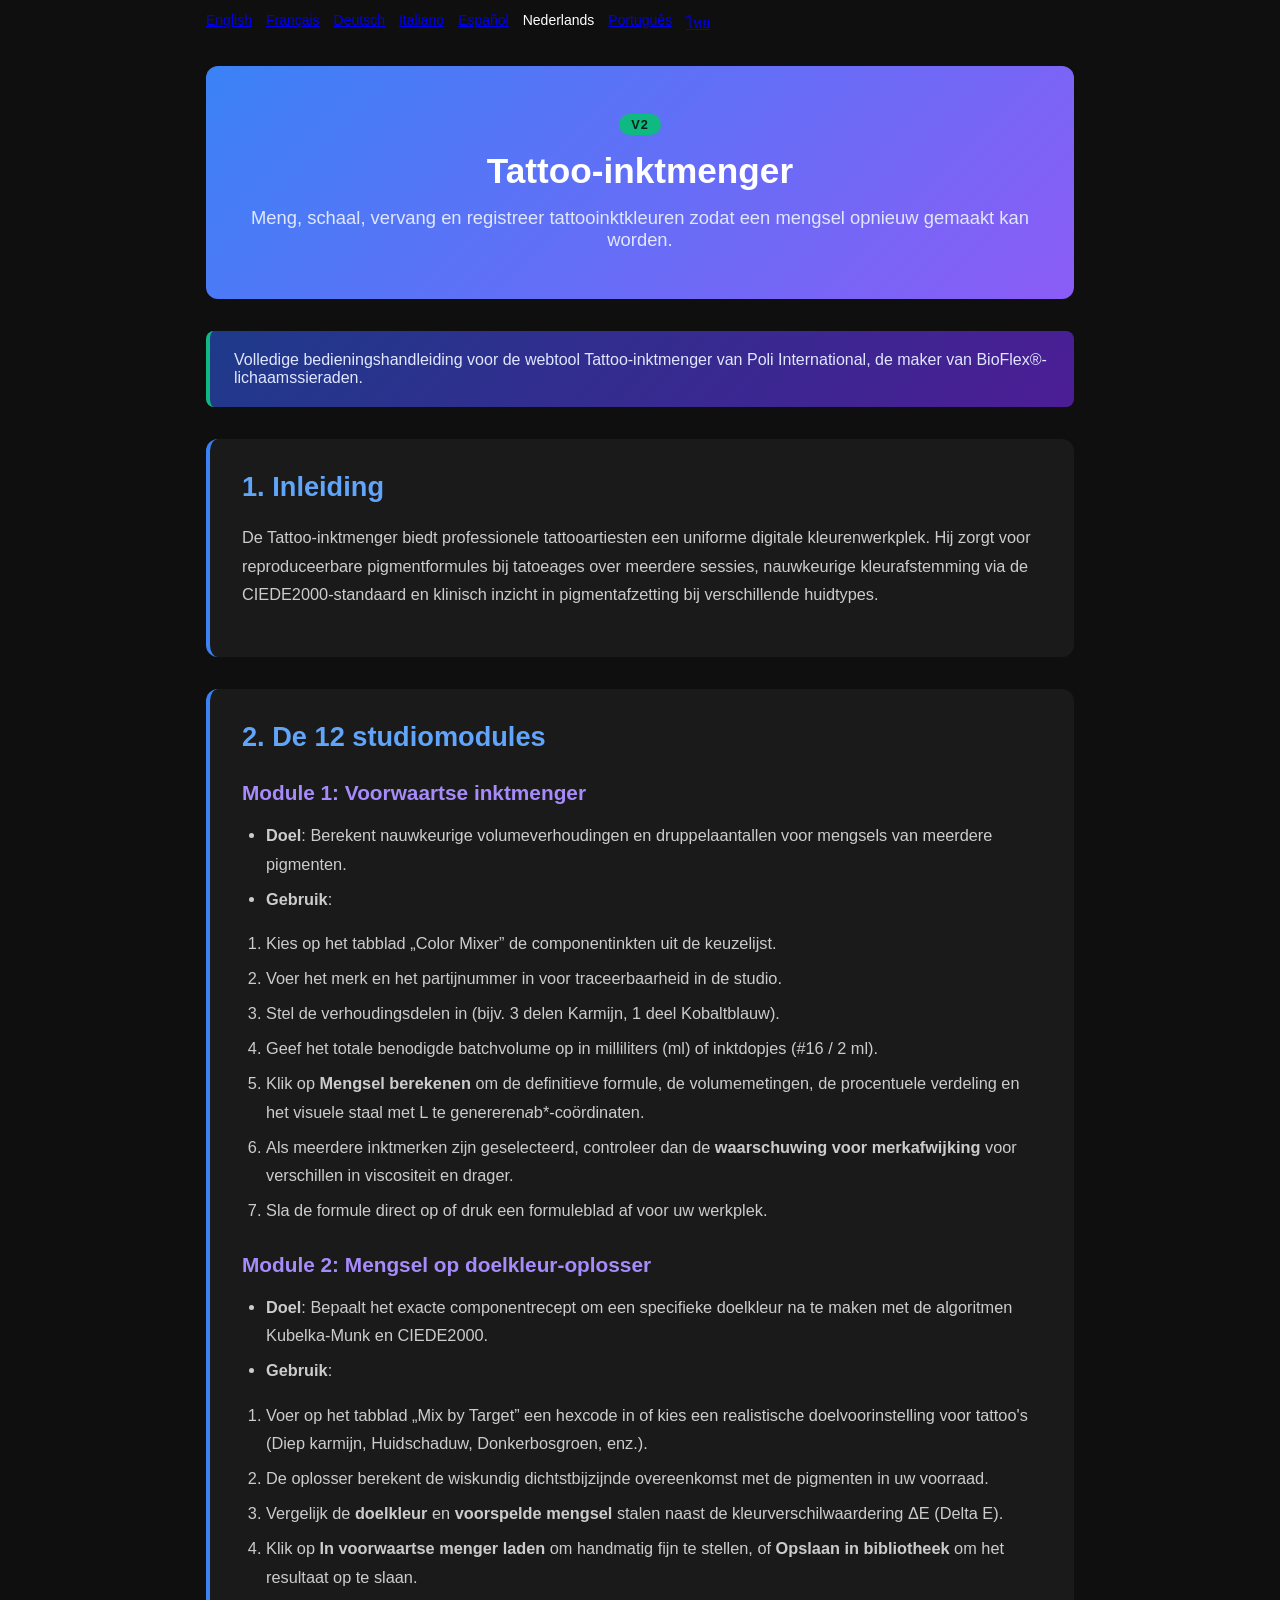
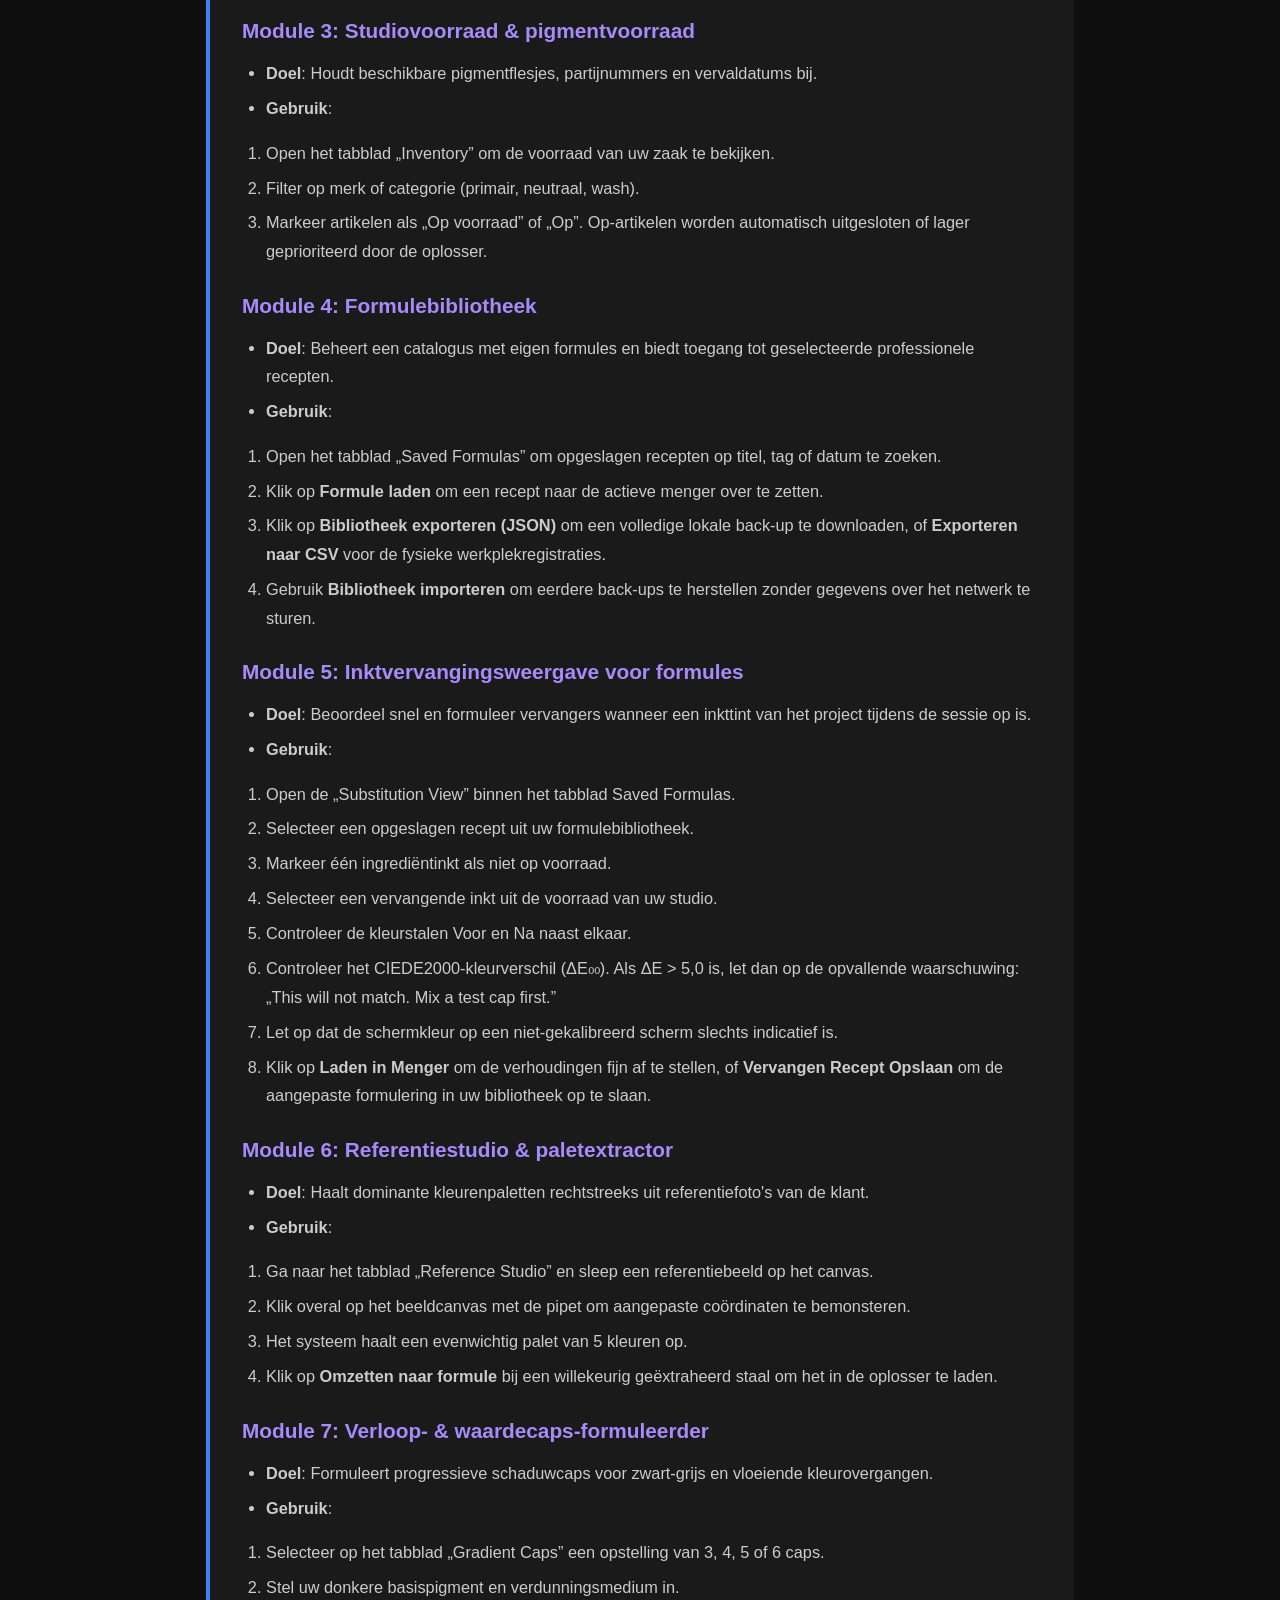
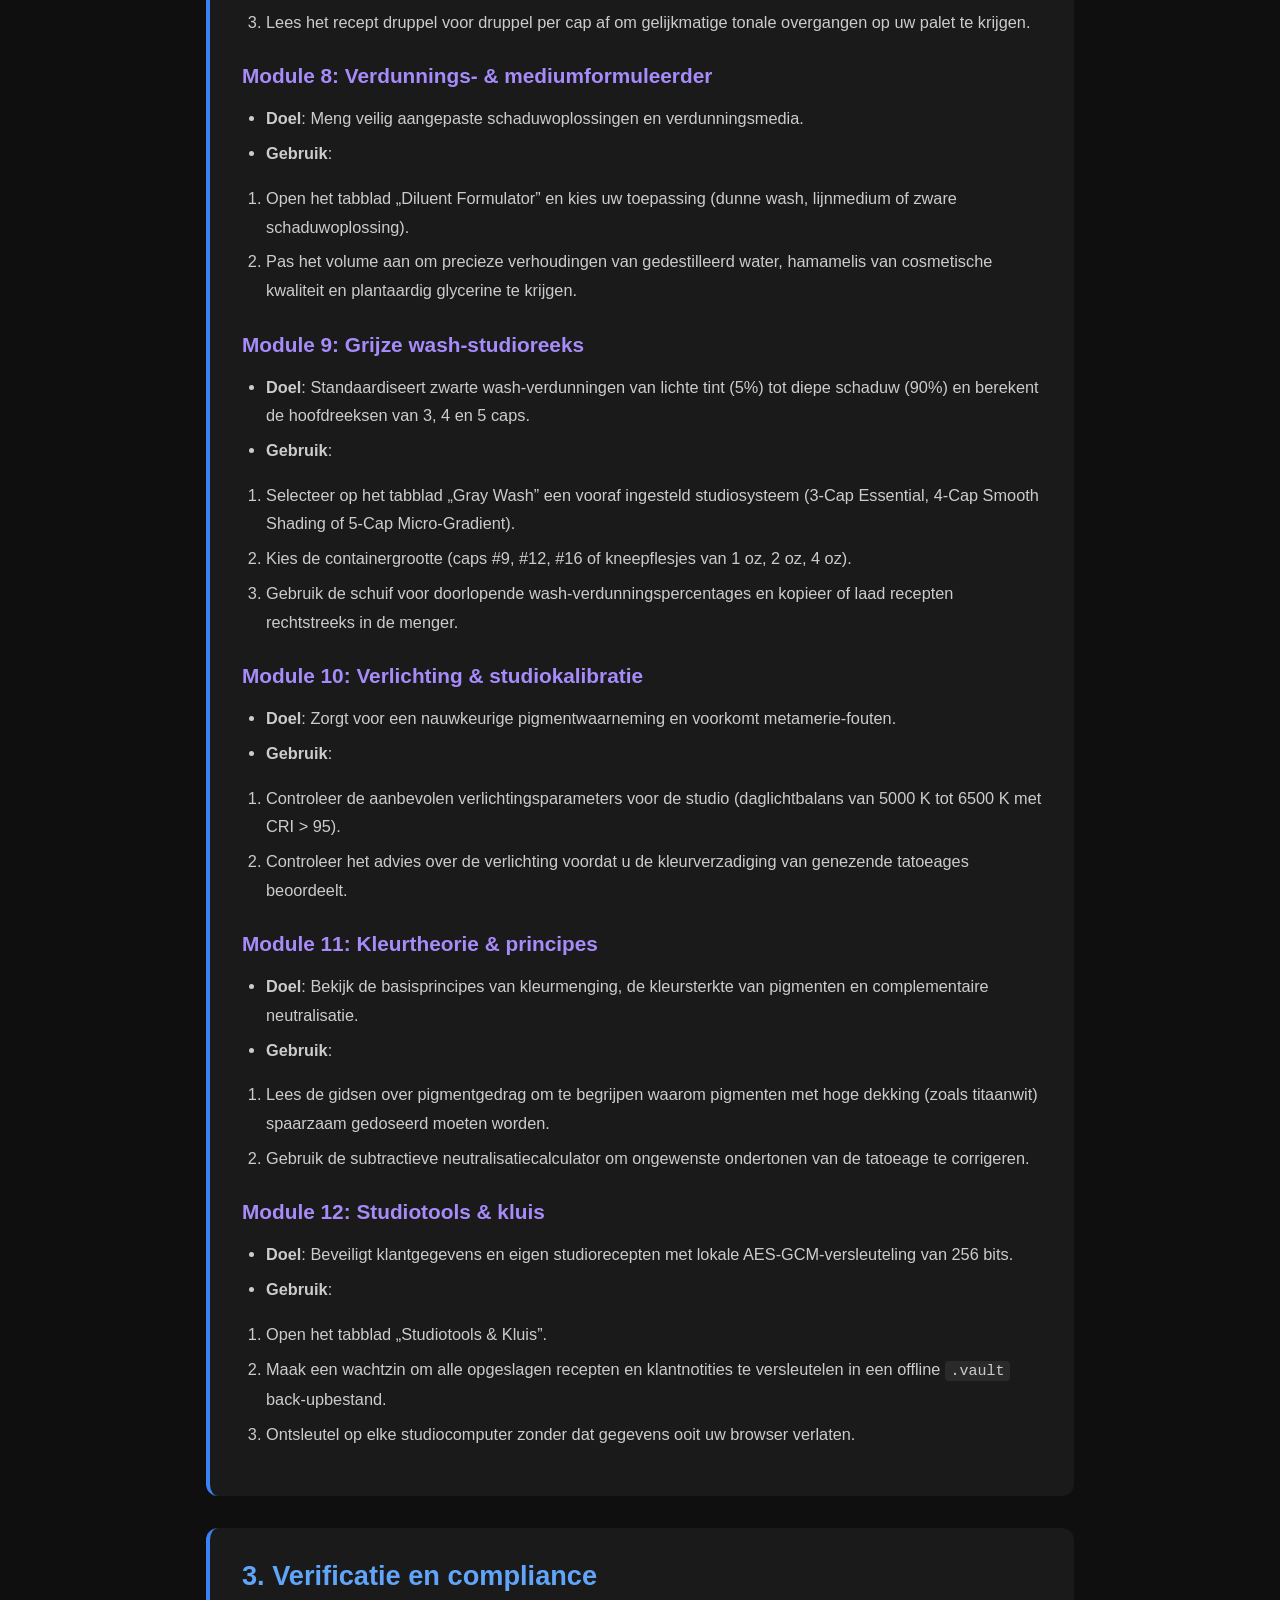
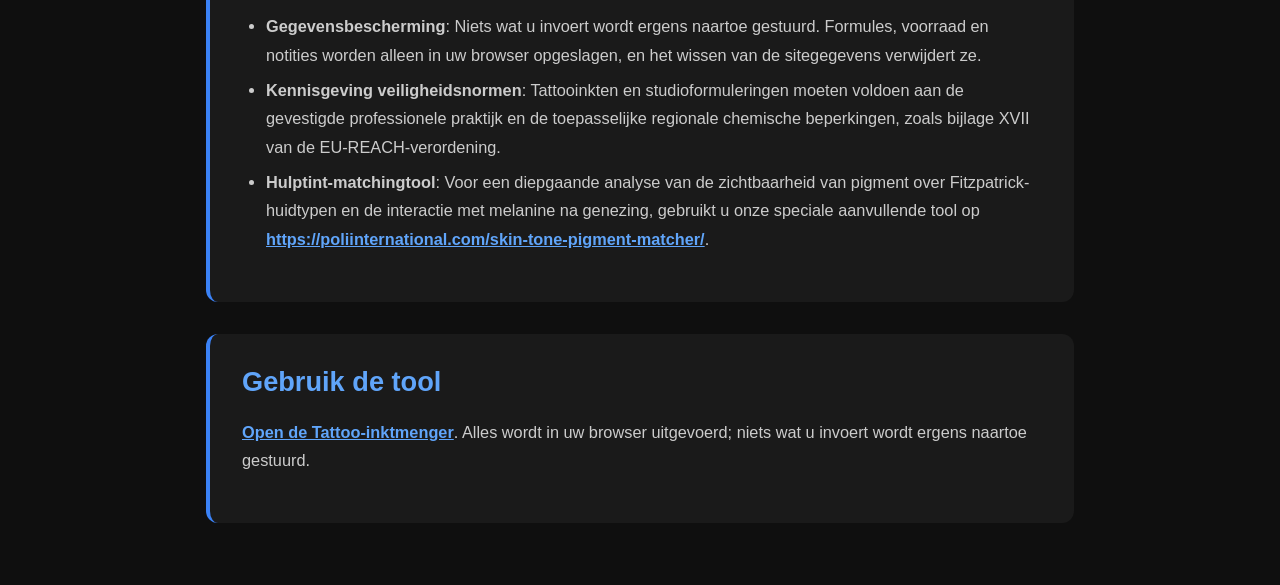
<file: documentation-nl.html>
<!DOCTYPE html>
<html lang="nl">
<head><meta name="robots" content="noindex,nofollow">
    <meta charset="UTF-8">
    <meta name="viewport" content="width=device-width, initial-scale=1.0">
    <title>Documentatie Tattoo-inktmenger | Poli International</title>
    <meta name="description" content="Meng, schaal, vervang en registreer tattooinktkleuren zodat een mengsel opnieuw gemaakt kan worden.">
    <link rel="canonical" href="https://poliinternational.com/ink-mixer/">
    <style>
        body { background: #0f0f0f; color: #fff; font-family: -apple-system, BlinkMacSystemFont, "Segoe UI", Roboto, sans-serif; margin: 0; padding: 0; }
        body.in-iframe .doc-hero h1 { display: none; }
        * { box-sizing: border-box; }
        .entry-content { max-width: 900px; margin: 0 auto; padding: 2rem 1rem; }
        .doc-hero { background: linear-gradient(135deg, #3B82F6, #8B5CF6); padding: 3rem 2rem; text-align: center; border-radius: 0.75rem; margin-bottom: 2rem; }
        .doc-hero h1 { font-size: 2.2rem; margin: 0 0 1rem; font-weight: 700; }
        .doc-hero p { font-size: 1.15rem; color: #E0E7FF; margin: 0; }
        .doc-hero .v2 { display: inline-block; margin-bottom: 1rem; padding: 0.2rem 0.75rem; border-radius: 999px; background: #10B981; color: #04241a; font-weight: 800; font-size: 0.8rem; letter-spacing: 0.08em; }
        .doc-section { margin: 2rem 0; padding: 2rem; background: #1a1a1a; border-radius: 0.75rem; border-left: 4px solid #3B82F6; }
        .doc-section h2 { color: #60A5FA; font-size: 1.7rem; margin: 0 0 1.25rem; font-weight: 600; }
        .doc-section h3 { color: #A78BFA; font-size: 1.3rem; margin: 1.75rem 0 0.75rem; font-weight: 600; }
        .doc-section p, .doc-section li { color: #ccc; line-height: 1.75; font-size: 1.02rem; }
        .doc-section ul, .doc-section ol { padding-left: 1.5rem; }
        .doc-section li { margin: 0.4rem 0; }
        .doc-section code { background: #2a2a2a; padding: 0.1rem 0.35rem; border-radius: 0.25rem; font-size: 0.92em; }
        .doc-section a { color: #60A5FA; font-weight: 600; }
        .highlight-box { background: linear-gradient(135deg, #1E3A8A, #4C1D95); padding: 1.25rem 1.5rem; border-radius: 0.5rem; margin: 1.5rem 0; border-left: 4px solid #10B981; }
        .highlight-box p { color: #E0E7FF; margin: 0; }
        table { width: 100%; border-collapse: collapse; margin: 1.5rem 0; }
        th, td { padding: 0.75rem; text-align: left; border: 1px solid #333; vertical-align: top; }
        th { background: #2a2a2a; color: #60A5FA; }
        td { color: #ccc; }
    </style>
</head>
<body>
<nav class="doc-langs" aria-label="Taal van de documentatie" style="display:flex;flex-wrap:wrap;gap:6px 14px;max-width:900px;margin:12px auto 0;padding:0 16px;font-size:14px;"><a lang="en" href="documentation.html">English</a><a lang="fr" href="documentation-fr.html">Français</a><a lang="de" href="documentation-de.html">Deutsch</a><a lang="it" href="documentation-it.html">Italiano</a><a lang="es" href="documentation-es.html">Español</a><span lang="nl">Nederlands</span><a lang="pt" href="documentation-pt.html">Português</a><a lang="th" href="documentation-th.html">ไทย</a></nav>
<script>if (window.self !== window.top) document.body.classList.add('in-iframe');</script>
    <div class="entry-content">
        <div class="doc-hero">
            <span class="v2">V2</span>
            <h1>Tattoo-inktmenger</h1>
            <p>Meng, schaal, vervang en registreer tattooinktkleuren zodat een mengsel opnieuw gemaakt kan worden.</p>
        </div>
        <div class="highlight-box"><p>Volledige bedieningshandleiding voor de webtool Tattoo-inktmenger van Poli International, de maker van BioFlex®-lichaamssieraden.</p></div>
        <div class="doc-section">
        <h2>1. Inleiding</h2>
        <p>De Tattoo-inktmenger biedt professionele tattooartiesten een uniforme digitale kleurenwerkplek. Hij zorgt voor reproduceerbare pigmentformules bij tatoeages over meerdere sessies, nauwkeurige kleurafstemming via de CIEDE2000-standaard en klinisch inzicht in pigmentafzetting bij verschillende huidtypes.</p>
        </div>
        <div class="doc-section">
        <h2>2. De 12 studiomodules</h2>
        <h3>Module 1: Voorwaartse inktmenger</h3>
        <ul>
        <li><strong>Doel</strong>: Berekent nauwkeurige volumeverhoudingen en druppelaantallen voor mengsels van meerdere pigmenten.</li>
        <li><strong>Gebruik</strong>:</li>
        </ul>
        <ol>
        <li>Kies op het tabblad „Color Mixer” de componentinkten uit de keuzelijst.</li>
        <li>Voer het merk en het partijnummer in voor traceerbaarheid in de studio.</li>
        <li>Stel de verhoudingsdelen in (bijv. 3 delen Karmijn, 1 deel Kobaltblauw).</li>
        <li>Geef het totale benodigde batchvolume op in milliliters (ml) of inktdopjes (#16 / 2 ml).</li>
        <li>Klik op <strong>Mengsel berekenen</strong> om de definitieve formule, de volumemetingen, de procentuele verdeling en het visuele staal met L te genereren<em>a</em>b*-coördinaten.</li>
        <li>Als meerdere inktmerken zijn geselecteerd, controleer dan de <strong>waarschuwing voor merkafwijking</strong> voor verschillen in viscositeit en drager.</li>
        <li>Sla de formule direct op of druk een formuleblad af voor uw werkplek.</li>
        </ol>
        <h3>Module 2: Mengsel op doelkleur-oplosser</h3>
        <ul>
        <li><strong>Doel</strong>: Bepaalt het exacte componentrecept om een specifieke doelkleur na te maken met de algoritmen Kubelka-Munk en CIEDE2000.</li>
        <li><strong>Gebruik</strong>:</li>
        </ul>
        <ol>
        <li>Voer op het tabblad „Mix by Target” een hexcode in of kies een realistische doelvoorinstelling voor tattoo's (Diep karmijn, Huidschaduw, Donkerbosgroen, enz.).</li>
        <li>De oplosser berekent de wiskundig dichtstbijzijnde overeenkomst met de pigmenten in uw voorraad.</li>
        <li>Vergelijk de <strong>doelkleur</strong> en <strong>voorspelde mengsel</strong> stalen naast de kleurverschilwaardering ΔE (Delta E).</li>
        <li>Klik op <strong>In voorwaartse menger laden</strong> om handmatig fijn te stellen, of <strong>Opslaan in bibliotheek</strong> om het resultaat op te slaan.</li>
        </ol>
        <h3>Module 3: Studiovoorraad &amp; pigmentvoorraad</h3>
        <ul>
        <li><strong>Doel</strong>: Houdt beschikbare pigmentflesjes, partijnummers en vervaldatums bij.</li>
        <li><strong>Gebruik</strong>:</li>
        </ul>
        <ol>
        <li>Open het tabblad „Inventory” om de voorraad van uw zaak te bekijken.</li>
        <li>Filter op merk of categorie (primair, neutraal, wash).</li>
        <li>Markeer artikelen als „Op voorraad” of „Op”. Op-artikelen worden automatisch uitgesloten of lager geprioriteerd door de oplosser.</li>
        </ol>
        <h3>Module 4: Formulebibliotheek</h3>
        <ul>
        <li><strong>Doel</strong>: Beheert een catalogus met eigen formules en biedt toegang tot geselecteerde professionele recepten.</li>
        <li><strong>Gebruik</strong>:</li>
        </ul>
        <ol>
        <li>Open het tabblad „Saved Formulas” om opgeslagen recepten op titel, tag of datum te zoeken.</li>
        <li>Klik op <strong>Formule laden</strong> om een recept naar de actieve menger over te zetten.</li>
        <li>Klik op <strong>Bibliotheek exporteren (JSON)</strong> om een volledige lokale back-up te downloaden, of <strong>Exporteren naar CSV</strong> voor de fysieke werkplekregistraties.</li>
        <li>Gebruik <strong>Bibliotheek importeren</strong> om eerdere back-ups te herstellen zonder gegevens over het netwerk te sturen.</li>
        </ol>
        <h3>Module 5: Inktvervangingsweergave voor formules</h3>
        <ul>
        <li><strong>Doel</strong>: Beoordeel snel en formuleer vervangers wanneer een inkttint van het project tijdens de sessie op is.</li>
        <li><strong>Gebruik</strong>:</li>
        </ul>
        <ol>
        <li>Open de „Substitution View” binnen het tabblad Saved Formulas.</li>
        <li>Selecteer een opgeslagen recept uit uw formulebibliotheek.</li>
        <li>Markeer één ingrediëntinkt als niet op voorraad.</li>
        <li>Selecteer een vervangende inkt uit de voorraad van uw studio.</li>
        <li>Controleer de kleurstalen Voor en Na naast elkaar.</li>
        <li>Controleer het CIEDE2000-kleurverschil (ΔE₀₀). Als ΔE &gt; 5,0 is, let dan op de opvallende waarschuwing: „This will not match. Mix a test cap first.”</li>
        <li>Let op dat de schermkleur op een niet-gekalibreerd scherm slechts indicatief is.</li>
        <li>Klik op <strong>Laden in Menger</strong> om de verhoudingen fijn af te stellen, of <strong>Vervangen Recept Opslaan</strong> om de aangepaste formulering in uw bibliotheek op te slaan.</li>
        </ol>
        <h3>Module 6: Referentiestudio &amp; paletextractor</h3>
        <ul>
        <li><strong>Doel</strong>: Haalt dominante kleurenpaletten rechtstreeks uit referentiefoto's van de klant.</li>
        <li><strong>Gebruik</strong>:</li>
        </ul>
        <ol>
        <li>Ga naar het tabblad „Reference Studio” en sleep een referentiebeeld op het canvas.</li>
        <li>Klik overal op het beeldcanvas met de pipet om aangepaste coördinaten te bemonsteren.</li>
        <li>Het systeem haalt een evenwichtig palet van 5 kleuren op.</li>
        <li>Klik op <strong>Omzetten naar formule</strong> bij een willekeurig geëxtraheerd staal om het in de oplosser te laden.</li>
        </ol>
        <h3>Module 7: Verloop- &amp; waardecaps-formuleerder</h3>
        <ul>
        <li><strong>Doel</strong>: Formuleert progressieve schaduwcaps voor zwart-grijs en vloeiende kleurovergangen.</li>
        <li><strong>Gebruik</strong>:</li>
        </ul>
        <ol>
        <li>Selecteer op het tabblad „Gradient Caps” een opstelling van 3, 4, 5 of 6 caps.</li>
        <li>Stel uw donkere basispigment en verdunningsmedium in.</li>
        <li>Lees het recept druppel voor druppel per cap af om gelijkmatige tonale overgangen op uw palet te krijgen.</li>
        </ol>
        <h3>Module 8: Verdunnings- &amp; mediumformuleerder</h3>
        <ul>
        <li><strong>Doel</strong>: Meng veilig aangepaste schaduwoplossingen en verdunningsmedia.</li>
        <li><strong>Gebruik</strong>:</li>
        </ul>
        <ol>
        <li>Open het tabblad „Diluent Formulator” en kies uw toepassing (dunne wash, lijnmedium of zware schaduwoplossing).</li>
        <li>Pas het volume aan om precieze verhoudingen van gedestilleerd water, hamamelis van cosmetische kwaliteit en plantaardig glycerine te krijgen.</li>
        </ol>
        <h3>Module 9: Grijze wash-studioreeks</h3>
        <ul>
        <li><strong>Doel</strong>: Standaardiseert zwarte wash-verdunningen van lichte tint (5%) tot diepe schaduw (90%) en berekent de hoofdreeksen van 3, 4 en 5 caps.</li>
        <li><strong>Gebruik</strong>:</li>
        </ul>
        <ol>
        <li>Selecteer op het tabblad „Gray Wash” een vooraf ingesteld studiosysteem (3-Cap Essential, 4-Cap Smooth Shading of 5-Cap Micro-Gradient).</li>
        <li>Kies de containergrootte (caps #9, #12, #16 of kneepflesjes van 1 oz, 2 oz, 4 oz).</li>
        <li>Gebruik de schuif voor doorlopende wash-verdunningspercentages en kopieer of laad recepten rechtstreeks in de menger.</li>
        </ol>
        <h3>Module 10: Verlichting &amp; studiokalibratie</h3>
        <ul>
        <li><strong>Doel</strong>: Zorgt voor een nauwkeurige pigmentwaarneming en voorkomt metamerie-fouten.</li>
        <li><strong>Gebruik</strong>:</li>
        </ul>
        <ol>
        <li>Controleer de aanbevolen verlichtingsparameters voor de studio (daglichtbalans van 5000 K tot 6500 K met CRI &gt; 95).</li>
        <li>Controleer het advies over de verlichting voordat u de kleurverzadiging van genezende tatoeages beoordeelt.</li>
        </ol>
        <h3>Module 11: Kleurtheorie &amp; principes</h3>
        <ul>
        <li><strong>Doel</strong>: Bekijk de basisprincipes van kleurmenging, de kleursterkte van pigmenten en complementaire neutralisatie.</li>
        <li><strong>Gebruik</strong>:</li>
        </ul>
        <ol>
        <li>Lees de gidsen over pigmentgedrag om te begrijpen waarom pigmenten met hoge dekking (zoals titaanwit) spaarzaam gedoseerd moeten worden.</li>
        <li>Gebruik de subtractieve neutralisatiecalculator om ongewenste ondertonen van de tatoeage te corrigeren.</li>
        </ol>
        <h3>Module 12: Studiotools &amp; kluis</h3>
        <ul>
        <li><strong>Doel</strong>: Beveiligt klantgegevens en eigen studiorecepten met lokale AES-GCM-versleuteling van 256 bits.</li>
        <li><strong>Gebruik</strong>:</li>
        </ul>
        <ol>
        <li>Open het tabblad „Studiotools &amp; Kluis”.</li>
        <li>Maak een wachtzin om alle opgeslagen recepten en klantnotities te versleutelen in een offline <code>.vault</code> back-upbestand.</li>
        <li>Ontsleutel op elke studiocomputer zonder dat gegevens ooit uw browser verlaten.</li>
        </ol>
        </div>
        <div class="doc-section">
        <h2>3. Verificatie en compliance</h2>
        <ul>
        <li><strong>Gegevensbescherming</strong>: Niets wat u invoert wordt ergens naartoe gestuurd. Formules, voorraad en notities worden alleen in uw browser opgeslagen, en het wissen van de sitegegevens verwijdert ze.</li>
        <li><strong>Kennisgeving veiligheidsnormen</strong>: Tattooinkten en studioformuleringen moeten voldoen aan de gevestigde professionele praktijk en de toepasselijke regionale chemische beperkingen, zoals bijlage XVII van de EU-REACH-verordening.</li>
        <li><strong>Hulptint-matchingtool</strong>: Voor een diepgaande analyse van de zichtbaarheid van pigment over Fitzpatrick-huidtypen en de interactie met melanine na genezing, gebruikt u onze speciale aanvullende tool op <a href="https://poliinternational.com/skin-tone-pigment-matcher/" target="_top">https://poliinternational.com/skin-tone-pigment-matcher/</a>.</li>
        </ul>
        </div>
        <div class="doc-section">
            <h2>Gebruik de tool</h2>
            <p><a href="https://poliinternational.com/ink-mixer/" target="_top">Open de Tattoo-inktmenger</a>. Alles wordt in uw browser uitgevoerd; niets wat u invoert wordt ergens naartoe gestuurd.</p>
        </div>
    </div>
</body>
</html>
</file>
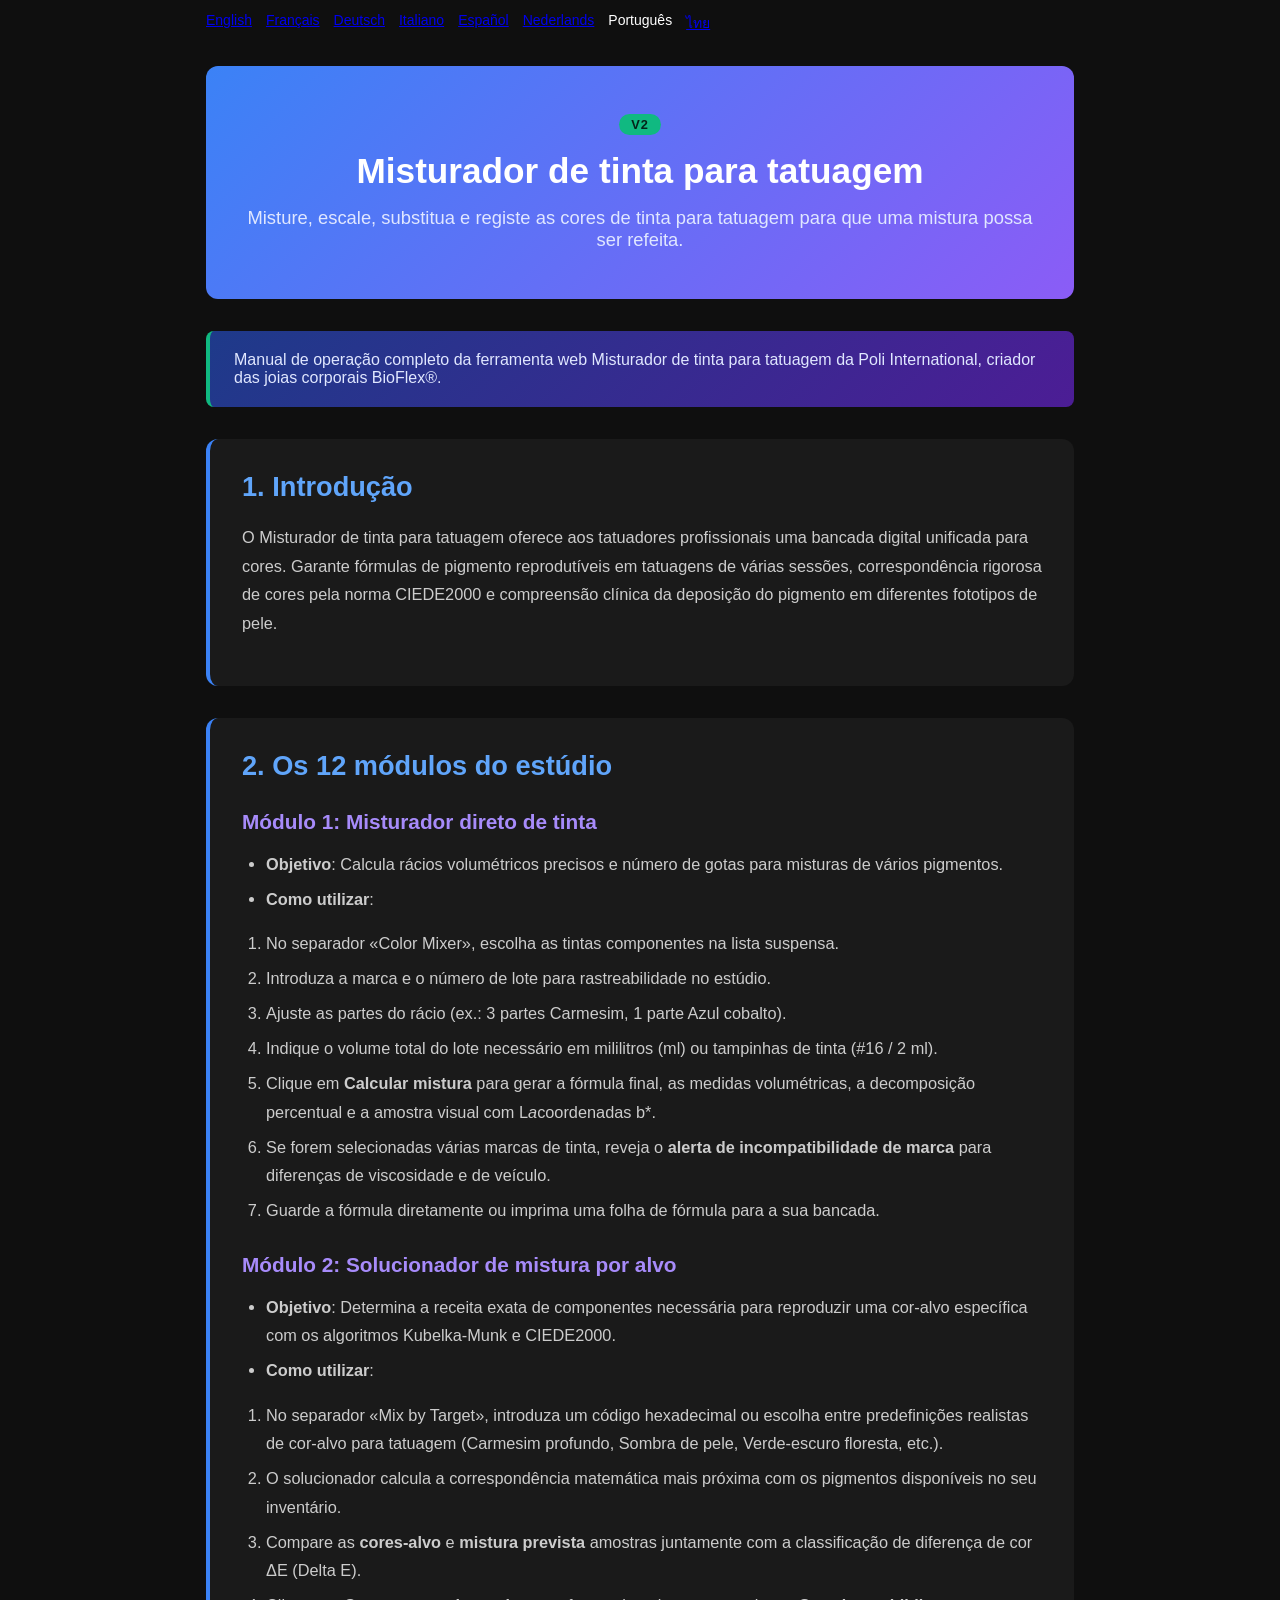
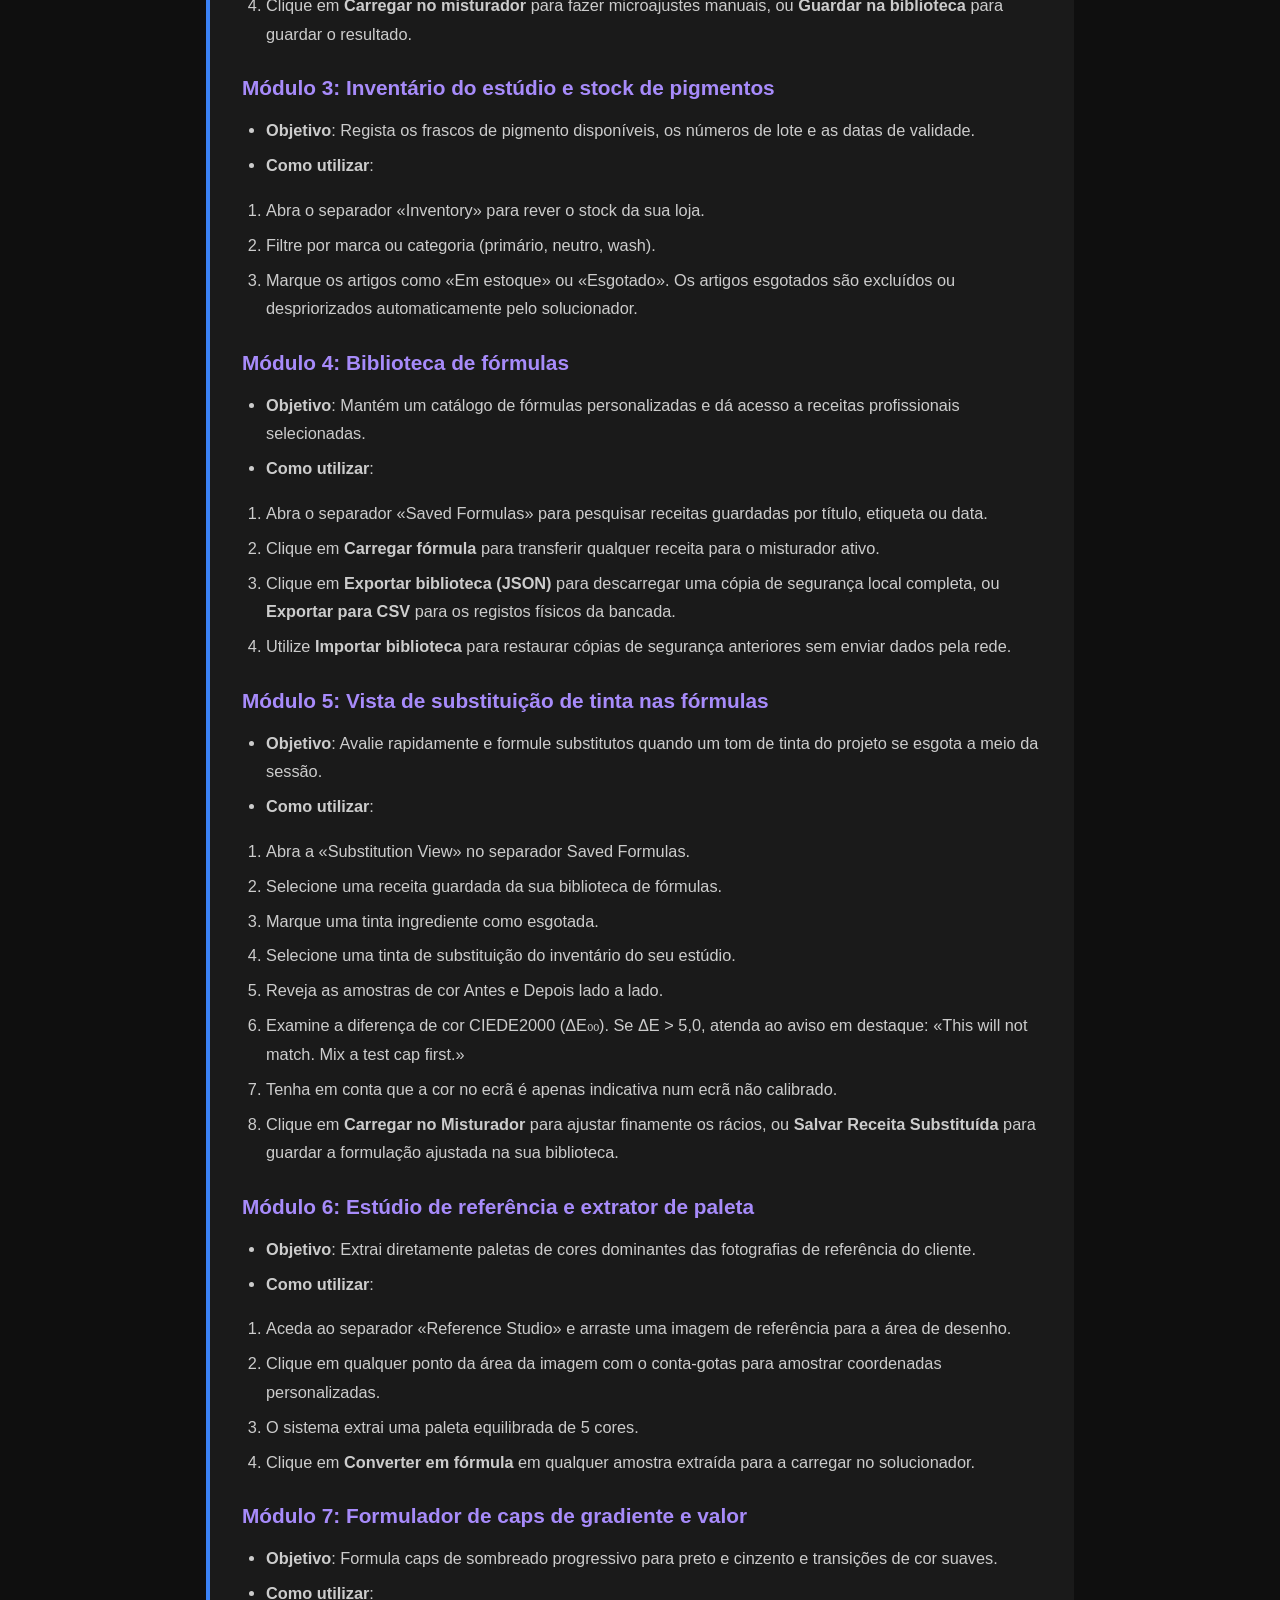
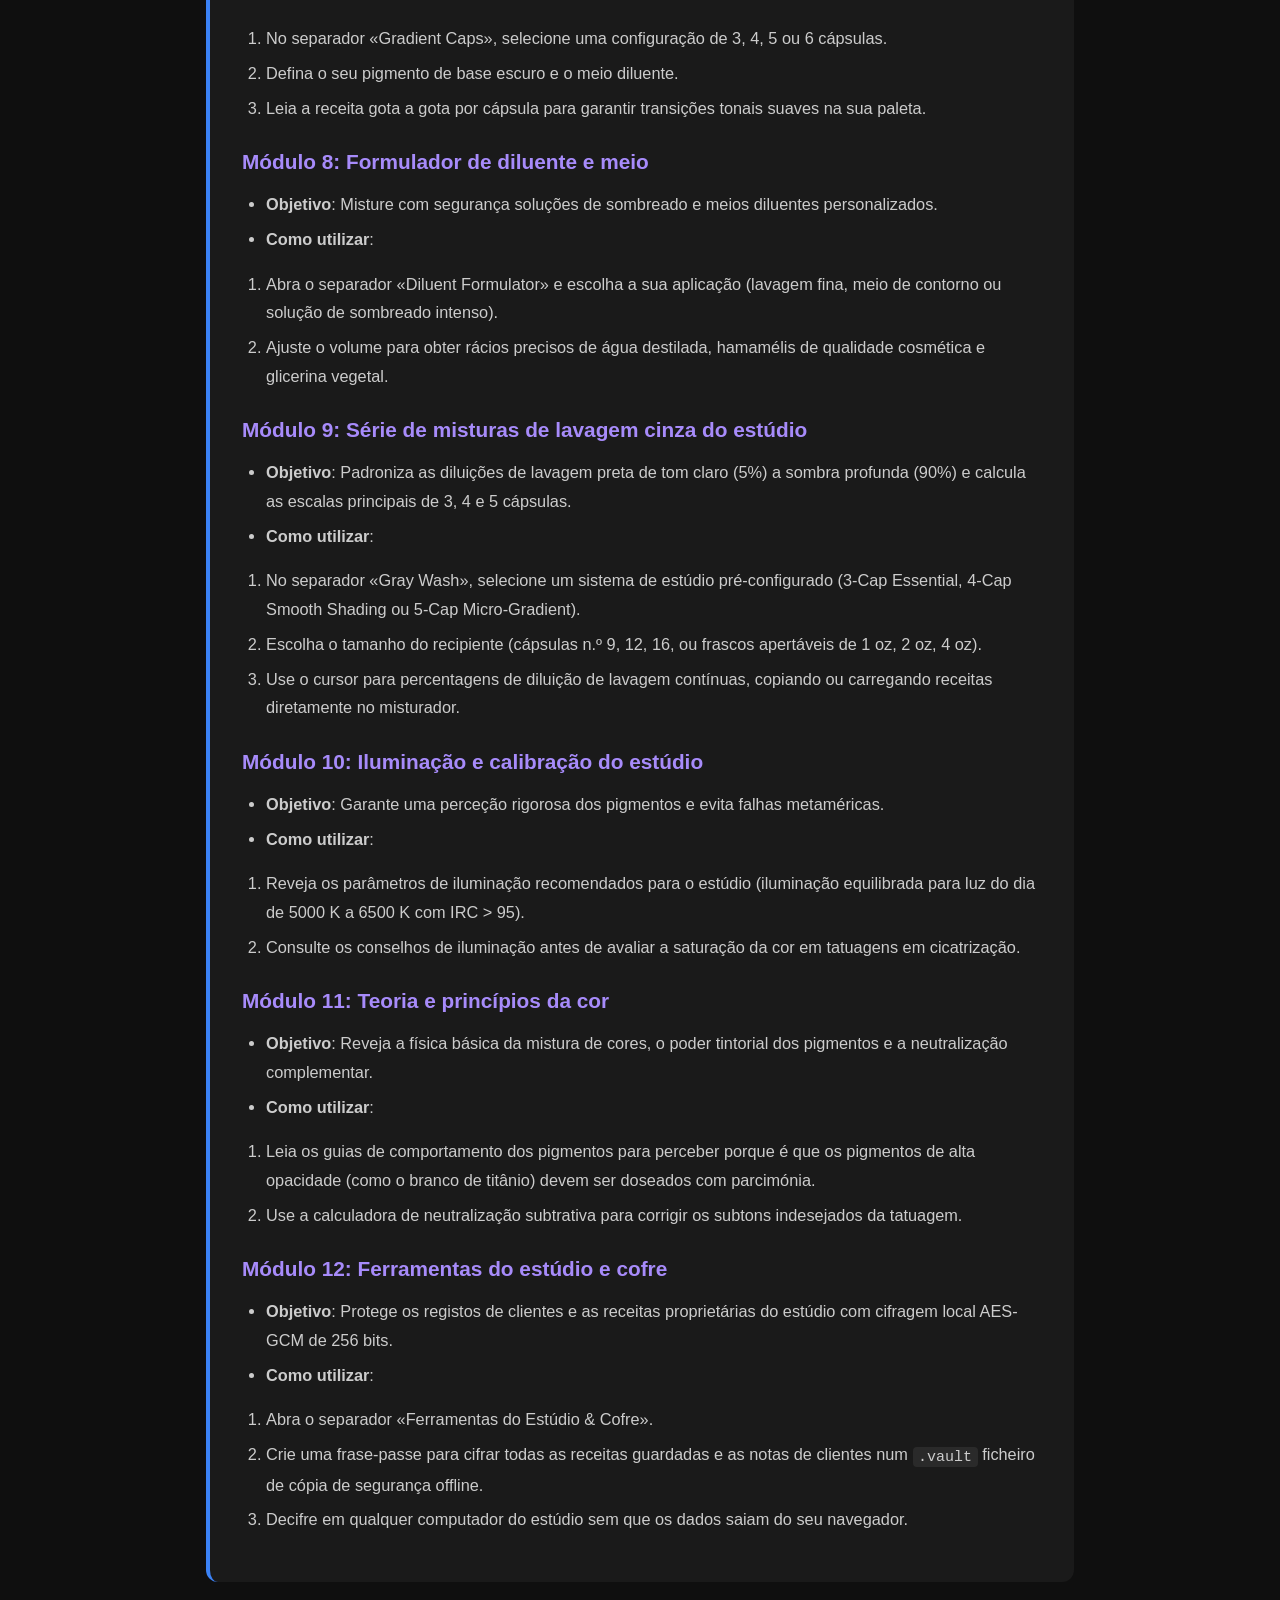
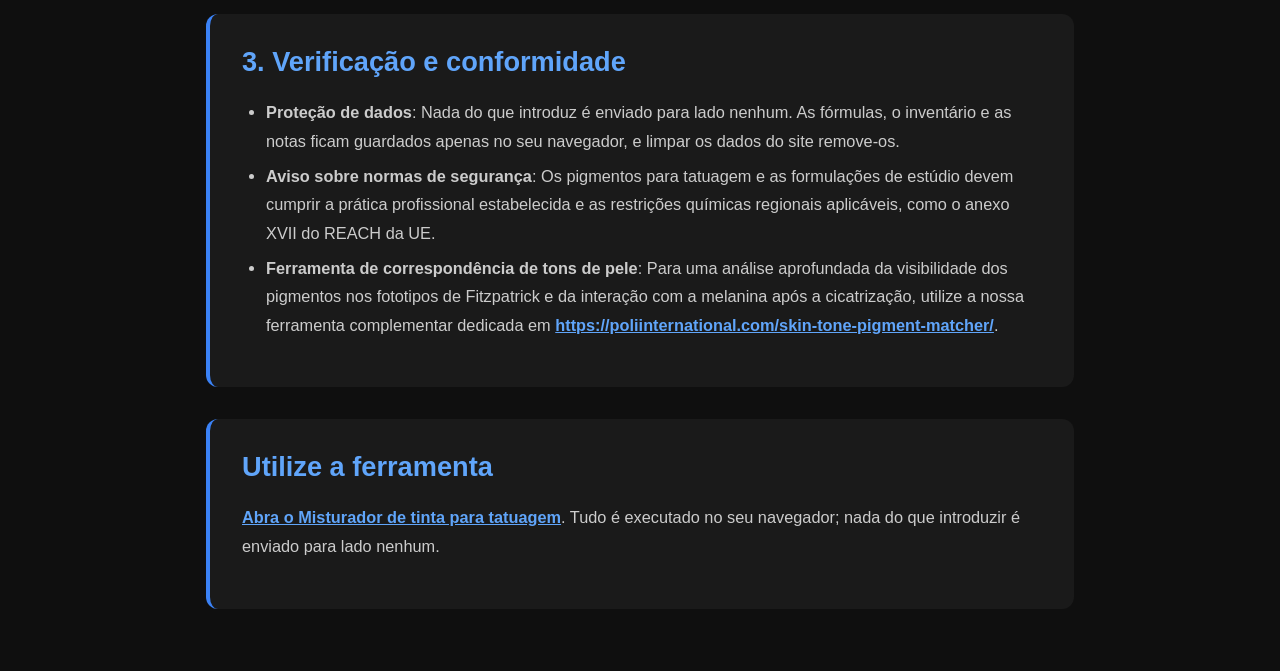
<file: documentation-pt.html>
<!DOCTYPE html>
<html lang="pt">
<head><meta name="robots" content="noindex,nofollow">
    <meta charset="UTF-8">
    <meta name="viewport" content="width=device-width, initial-scale=1.0">
    <title>Documentação do Misturador de tinta para tatuagem | Poli International</title>
    <meta name="description" content="Misture, escale, substitua e registe as cores de tinta para tatuagem para que uma mistura possa ser refeita.">
    <link rel="canonical" href="https://poliinternational.com/ink-mixer/">
    <style>
        body { background: #0f0f0f; color: #fff; font-family: -apple-system, BlinkMacSystemFont, "Segoe UI", Roboto, sans-serif; margin: 0; padding: 0; }
        body.in-iframe .doc-hero h1 { display: none; }
        * { box-sizing: border-box; }
        .entry-content { max-width: 900px; margin: 0 auto; padding: 2rem 1rem; }
        .doc-hero { background: linear-gradient(135deg, #3B82F6, #8B5CF6); padding: 3rem 2rem; text-align: center; border-radius: 0.75rem; margin-bottom: 2rem; }
        .doc-hero h1 { font-size: 2.2rem; margin: 0 0 1rem; font-weight: 700; }
        .doc-hero p { font-size: 1.15rem; color: #E0E7FF; margin: 0; }
        .doc-hero .v2 { display: inline-block; margin-bottom: 1rem; padding: 0.2rem 0.75rem; border-radius: 999px; background: #10B981; color: #04241a; font-weight: 800; font-size: 0.8rem; letter-spacing: 0.08em; }
        .doc-section { margin: 2rem 0; padding: 2rem; background: #1a1a1a; border-radius: 0.75rem; border-left: 4px solid #3B82F6; }
        .doc-section h2 { color: #60A5FA; font-size: 1.7rem; margin: 0 0 1.25rem; font-weight: 600; }
        .doc-section h3 { color: #A78BFA; font-size: 1.3rem; margin: 1.75rem 0 0.75rem; font-weight: 600; }
        .doc-section p, .doc-section li { color: #ccc; line-height: 1.75; font-size: 1.02rem; }
        .doc-section ul, .doc-section ol { padding-left: 1.5rem; }
        .doc-section li { margin: 0.4rem 0; }
        .doc-section code { background: #2a2a2a; padding: 0.1rem 0.35rem; border-radius: 0.25rem; font-size: 0.92em; }
        .doc-section a { color: #60A5FA; font-weight: 600; }
        .highlight-box { background: linear-gradient(135deg, #1E3A8A, #4C1D95); padding: 1.25rem 1.5rem; border-radius: 0.5rem; margin: 1.5rem 0; border-left: 4px solid #10B981; }
        .highlight-box p { color: #E0E7FF; margin: 0; }
        table { width: 100%; border-collapse: collapse; margin: 1.5rem 0; }
        th, td { padding: 0.75rem; text-align: left; border: 1px solid #333; vertical-align: top; }
        th { background: #2a2a2a; color: #60A5FA; }
        td { color: #ccc; }
    </style>
</head>
<body>
<nav class="doc-langs" aria-label="Idioma da documentação" style="display:flex;flex-wrap:wrap;gap:6px 14px;max-width:900px;margin:12px auto 0;padding:0 16px;font-size:14px;"><a lang="en" href="documentation.html">English</a><a lang="fr" href="documentation-fr.html">Français</a><a lang="de" href="documentation-de.html">Deutsch</a><a lang="it" href="documentation-it.html">Italiano</a><a lang="es" href="documentation-es.html">Español</a><a lang="nl" href="documentation-nl.html">Nederlands</a><span lang="pt">Português</span><a lang="th" href="documentation-th.html">ไทย</a></nav>
<script>if (window.self !== window.top) document.body.classList.add('in-iframe');</script>
    <div class="entry-content">
        <div class="doc-hero">
            <span class="v2">V2</span>
            <h1>Misturador de tinta para tatuagem</h1>
            <p>Misture, escale, substitua e registe as cores de tinta para tatuagem para que uma mistura possa ser refeita.</p>
        </div>
        <div class="highlight-box"><p>Manual de operação completo da ferramenta web Misturador de tinta para tatuagem da Poli International, criador das joias corporais BioFlex®.</p></div>
        <div class="doc-section">
        <h2>1. Introdução</h2>
        <p>O Misturador de tinta para tatuagem oferece aos tatuadores profissionais uma bancada digital unificada para cores. Garante fórmulas de pigmento reprodutíveis em tatuagens de várias sessões, correspondência rigorosa de cores pela norma CIEDE2000 e compreensão clínica da deposição do pigmento em diferentes fototipos de pele.</p>
        </div>
        <div class="doc-section">
        <h2>2. Os 12 módulos do estúdio</h2>
        <h3>Módulo 1: Misturador direto de tinta</h3>
        <ul>
        <li><strong>Objetivo</strong>: Calcula rácios volumétricos precisos e número de gotas para misturas de vários pigmentos.</li>
        <li><strong>Como utilizar</strong>:</li>
        </ul>
        <ol>
        <li>No separador «Color Mixer», escolha as tintas componentes na lista suspensa.</li>
        <li>Introduza a marca e o número de lote para rastreabilidade no estúdio.</li>
        <li>Ajuste as partes do rácio (ex.: 3 partes Carmesim, 1 parte Azul cobalto).</li>
        <li>Indique o volume total do lote necessário em mililitros (ml) ou tampinhas de tinta (#16 / 2 ml).</li>
        <li>Clique em <strong>Calcular mistura</strong> para gerar a fórmula final, as medidas volumétricas, a decomposição percentual e a amostra visual com L<em>a</em>coordenadas b*.</li>
        <li>Se forem selecionadas várias marcas de tinta, reveja o <strong>alerta de incompatibilidade de marca</strong> para diferenças de viscosidade e de veículo.</li>
        <li>Guarde a fórmula diretamente ou imprima uma folha de fórmula para a sua bancada.</li>
        </ol>
        <h3>Módulo 2: Solucionador de mistura por alvo</h3>
        <ul>
        <li><strong>Objetivo</strong>: Determina a receita exata de componentes necessária para reproduzir uma cor-alvo específica com os algoritmos Kubelka-Munk e CIEDE2000.</li>
        <li><strong>Como utilizar</strong>:</li>
        </ul>
        <ol>
        <li>No separador «Mix by Target», introduza um código hexadecimal ou escolha entre predefinições realistas de cor-alvo para tatuagem (Carmesim profundo, Sombra de pele, Verde-escuro floresta, etc.).</li>
        <li>O solucionador calcula a correspondência matemática mais próxima com os pigmentos disponíveis no seu inventário.</li>
        <li>Compare as <strong>cores-alvo</strong> e <strong>mistura prevista</strong> amostras juntamente com a classificação de diferença de cor ΔE (Delta E).</li>
        <li>Clique em <strong>Carregar no misturador</strong> para fazer microajustes manuais, ou <strong>Guardar na biblioteca</strong> para guardar o resultado.</li>
        </ol>
        <h3>Módulo 3: Inventário do estúdio e stock de pigmentos</h3>
        <ul>
        <li><strong>Objetivo</strong>: Regista os frascos de pigmento disponíveis, os números de lote e as datas de validade.</li>
        <li><strong>Como utilizar</strong>:</li>
        </ul>
        <ol>
        <li>Abra o separador «Inventory» para rever o stock da sua loja.</li>
        <li>Filtre por marca ou categoria (primário, neutro, wash).</li>
        <li>Marque os artigos como «Em estoque» ou «Esgotado». Os artigos esgotados são excluídos ou despriorizados automaticamente pelo solucionador.</li>
        </ol>
        <h3>Módulo 4: Biblioteca de fórmulas</h3>
        <ul>
        <li><strong>Objetivo</strong>: Mantém um catálogo de fórmulas personalizadas e dá acesso a receitas profissionais selecionadas.</li>
        <li><strong>Como utilizar</strong>:</li>
        </ul>
        <ol>
        <li>Abra o separador «Saved Formulas» para pesquisar receitas guardadas por título, etiqueta ou data.</li>
        <li>Clique em <strong>Carregar fórmula</strong> para transferir qualquer receita para o misturador ativo.</li>
        <li>Clique em <strong>Exportar biblioteca (JSON)</strong> para descarregar uma cópia de segurança local completa, ou <strong>Exportar para CSV</strong> para os registos físicos da bancada.</li>
        <li>Utilize <strong>Importar biblioteca</strong> para restaurar cópias de segurança anteriores sem enviar dados pela rede.</li>
        </ol>
        <h3>Módulo 5: Vista de substituição de tinta nas fórmulas</h3>
        <ul>
        <li><strong>Objetivo</strong>: Avalie rapidamente e formule substitutos quando um tom de tinta do projeto se esgota a meio da sessão.</li>
        <li><strong>Como utilizar</strong>:</li>
        </ul>
        <ol>
        <li>Abra a «Substitution View» no separador Saved Formulas.</li>
        <li>Selecione uma receita guardada da sua biblioteca de fórmulas.</li>
        <li>Marque uma tinta ingrediente como esgotada.</li>
        <li>Selecione uma tinta de substituição do inventário do seu estúdio.</li>
        <li>Reveja as amostras de cor Antes e Depois lado a lado.</li>
        <li>Examine a diferença de cor CIEDE2000 (ΔE₀₀). Se ΔE &gt; 5,0, atenda ao aviso em destaque: «This will not match. Mix a test cap first.»</li>
        <li>Tenha em conta que a cor no ecrã é apenas indicativa num ecrã não calibrado.</li>
        <li>Clique em <strong>Carregar no Misturador</strong> para ajustar finamente os rácios, ou <strong>Salvar Receita Substituída</strong> para guardar a formulação ajustada na sua biblioteca.</li>
        </ol>
        <h3>Módulo 6: Estúdio de referência e extrator de paleta</h3>
        <ul>
        <li><strong>Objetivo</strong>: Extrai diretamente paletas de cores dominantes das fotografias de referência do cliente.</li>
        <li><strong>Como utilizar</strong>:</li>
        </ul>
        <ol>
        <li>Aceda ao separador «Reference Studio» e arraste uma imagem de referência para a área de desenho.</li>
        <li>Clique em qualquer ponto da área da imagem com o conta-gotas para amostrar coordenadas personalizadas.</li>
        <li>O sistema extrai uma paleta equilibrada de 5 cores.</li>
        <li>Clique em <strong>Converter em fórmula</strong> em qualquer amostra extraída para a carregar no solucionador.</li>
        </ol>
        <h3>Módulo 7: Formulador de caps de gradiente e valor</h3>
        <ul>
        <li><strong>Objetivo</strong>: Formula caps de sombreado progressivo para preto e cinzento e transições de cor suaves.</li>
        <li><strong>Como utilizar</strong>:</li>
        </ul>
        <ol>
        <li>No separador «Gradient Caps», selecione uma configuração de 3, 4, 5 ou 6 cápsulas.</li>
        <li>Defina o seu pigmento de base escuro e o meio diluente.</li>
        <li>Leia a receita gota a gota por cápsula para garantir transições tonais suaves na sua paleta.</li>
        </ol>
        <h3>Módulo 8: Formulador de diluente e meio</h3>
        <ul>
        <li><strong>Objetivo</strong>: Misture com segurança soluções de sombreado e meios diluentes personalizados.</li>
        <li><strong>Como utilizar</strong>:</li>
        </ul>
        <ol>
        <li>Abra o separador «Diluent Formulator» e escolha a sua aplicação (lavagem fina, meio de contorno ou solução de sombreado intenso).</li>
        <li>Ajuste o volume para obter rácios precisos de água destilada, hamamélis de qualidade cosmética e glicerina vegetal.</li>
        </ol>
        <h3>Módulo 9: Série de misturas de lavagem cinza do estúdio</h3>
        <ul>
        <li><strong>Objetivo</strong>: Padroniza as diluições de lavagem preta de tom claro (5%) a sombra profunda (90%) e calcula as escalas principais de 3, 4 e 5 cápsulas.</li>
        <li><strong>Como utilizar</strong>:</li>
        </ul>
        <ol>
        <li>No separador «Gray Wash», selecione um sistema de estúdio pré-configurado (3-Cap Essential, 4-Cap Smooth Shading ou 5-Cap Micro-Gradient).</li>
        <li>Escolha o tamanho do recipiente (cápsulas n.º 9, 12, 16, ou frascos apertáveis de 1 oz, 2 oz, 4 oz).</li>
        <li>Use o cursor para percentagens de diluição de lavagem contínuas, copiando ou carregando receitas diretamente no misturador.</li>
        </ol>
        <h3>Módulo 10: Iluminação e calibração do estúdio</h3>
        <ul>
        <li><strong>Objetivo</strong>: Garante uma perceção rigorosa dos pigmentos e evita falhas metaméricas.</li>
        <li><strong>Como utilizar</strong>:</li>
        </ul>
        <ol>
        <li>Reveja os parâmetros de iluminação recomendados para o estúdio (iluminação equilibrada para luz do dia de 5000 K a 6500 K com IRC &gt; 95).</li>
        <li>Consulte os conselhos de iluminação antes de avaliar a saturação da cor em tatuagens em cicatrização.</li>
        </ol>
        <h3>Módulo 11: Teoria e princípios da cor</h3>
        <ul>
        <li><strong>Objetivo</strong>: Reveja a física básica da mistura de cores, o poder tintorial dos pigmentos e a neutralização complementar.</li>
        <li><strong>Como utilizar</strong>:</li>
        </ul>
        <ol>
        <li>Leia os guias de comportamento dos pigmentos para perceber porque é que os pigmentos de alta opacidade (como o branco de titânio) devem ser doseados com parcimónia.</li>
        <li>Use a calculadora de neutralização subtrativa para corrigir os subtons indesejados da tatuagem.</li>
        </ol>
        <h3>Módulo 12: Ferramentas do estúdio e cofre</h3>
        <ul>
        <li><strong>Objetivo</strong>: Protege os registos de clientes e as receitas proprietárias do estúdio com cifragem local AES-GCM de 256 bits.</li>
        <li><strong>Como utilizar</strong>:</li>
        </ul>
        <ol>
        <li>Abra o separador «Ferramentas do Estúdio &amp; Cofre».</li>
        <li>Crie uma frase-passe para cifrar todas as receitas guardadas e as notas de clientes num <code>.vault</code> ficheiro de cópia de segurança offline.</li>
        <li>Decifre em qualquer computador do estúdio sem que os dados saiam do seu navegador.</li>
        </ol>
        </div>
        <div class="doc-section">
        <h2>3. Verificação e conformidade</h2>
        <ul>
        <li><strong>Proteção de dados</strong>: Nada do que introduz é enviado para lado nenhum. As fórmulas, o inventário e as notas ficam guardados apenas no seu navegador, e limpar os dados do site remove-os.</li>
        <li><strong>Aviso sobre normas de segurança</strong>: Os pigmentos para tatuagem e as formulações de estúdio devem cumprir a prática profissional estabelecida e as restrições químicas regionais aplicáveis, como o anexo XVII do REACH da UE.</li>
        <li><strong>Ferramenta de correspondência de tons de pele</strong>: Para uma análise aprofundada da visibilidade dos pigmentos nos fototipos de Fitzpatrick e da interação com a melanina após a cicatrização, utilize a nossa ferramenta complementar dedicada em <a href="https://poliinternational.com/skin-tone-pigment-matcher/" target="_top">https://poliinternational.com/skin-tone-pigment-matcher/</a>.</li>
        </ul>
        </div>
        <div class="doc-section">
            <h2>Utilize a ferramenta</h2>
            <p><a href="https://poliinternational.com/ink-mixer/" target="_top">Abra o Misturador de tinta para tatuagem</a>. Tudo é executado no seu navegador; nada do que introduzir é enviado para lado nenhum.</p>
        </div>
    </div>
</body>
</html>
</file>
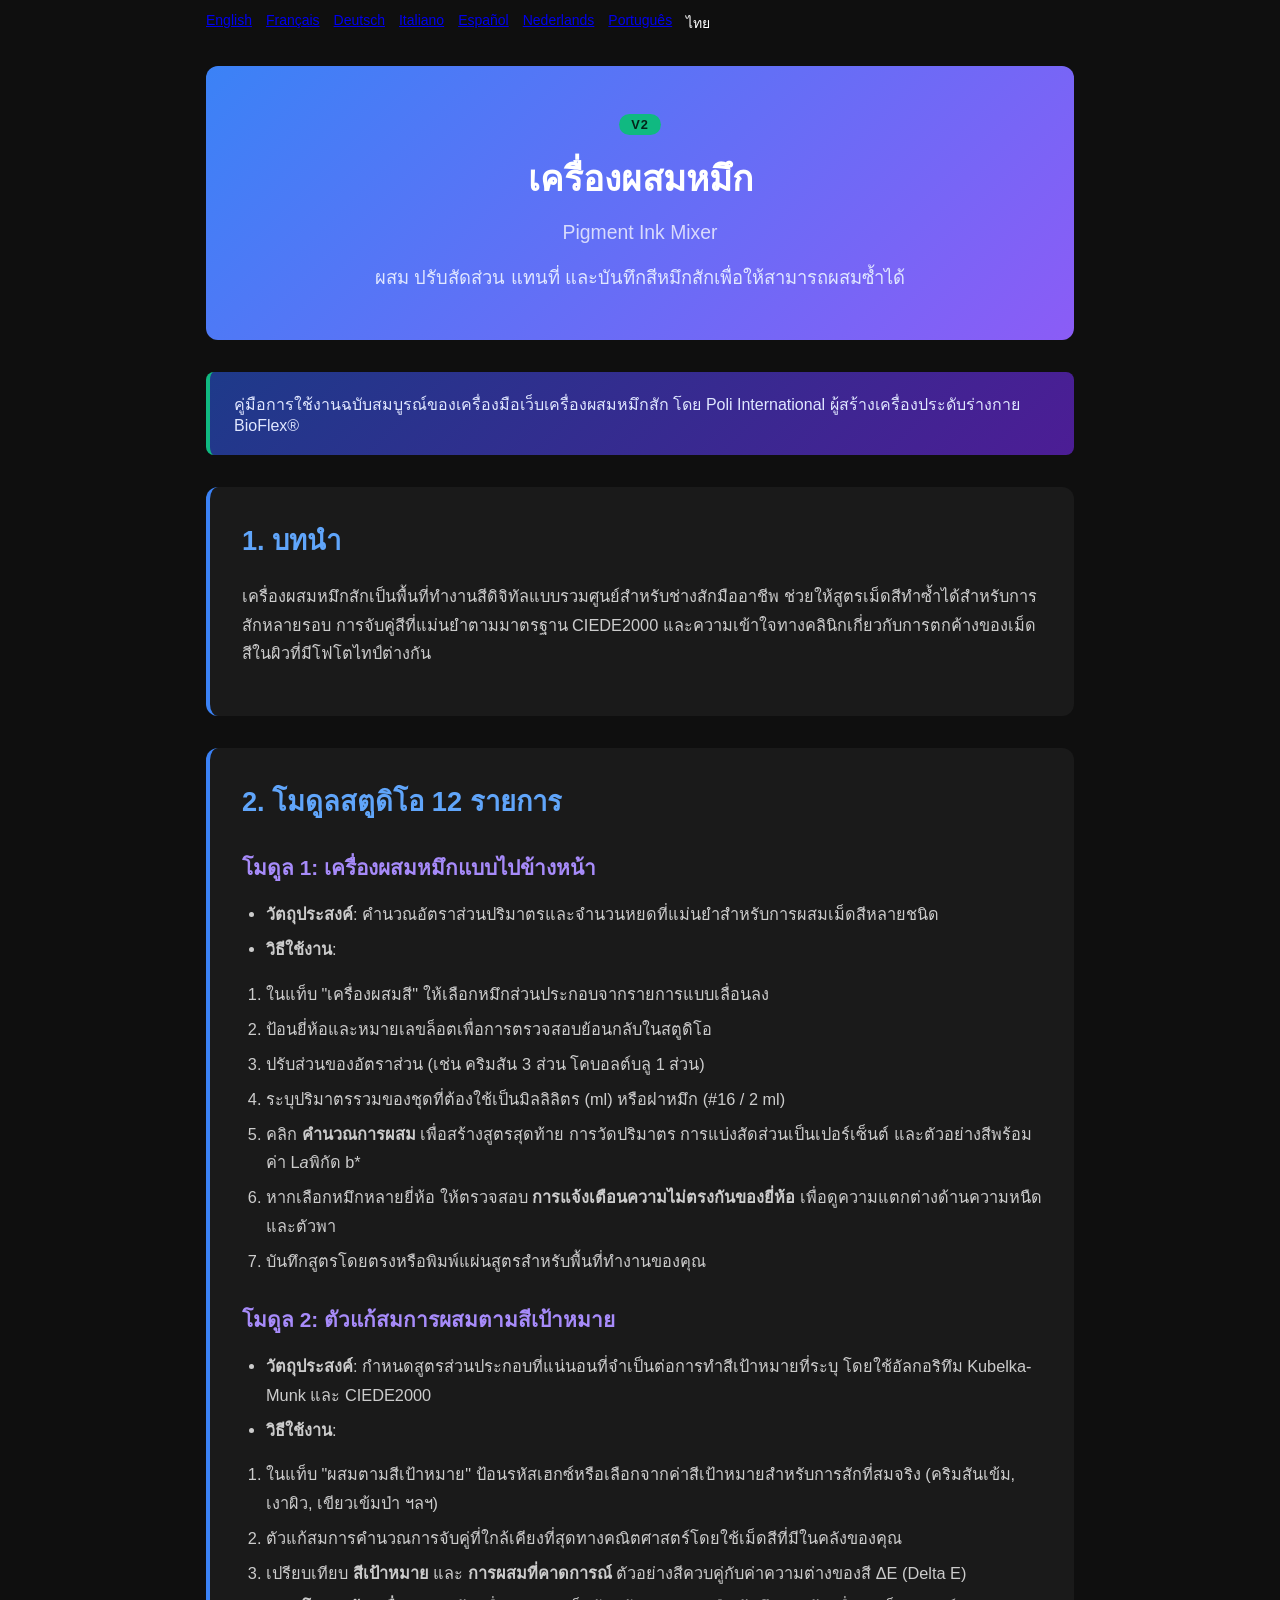
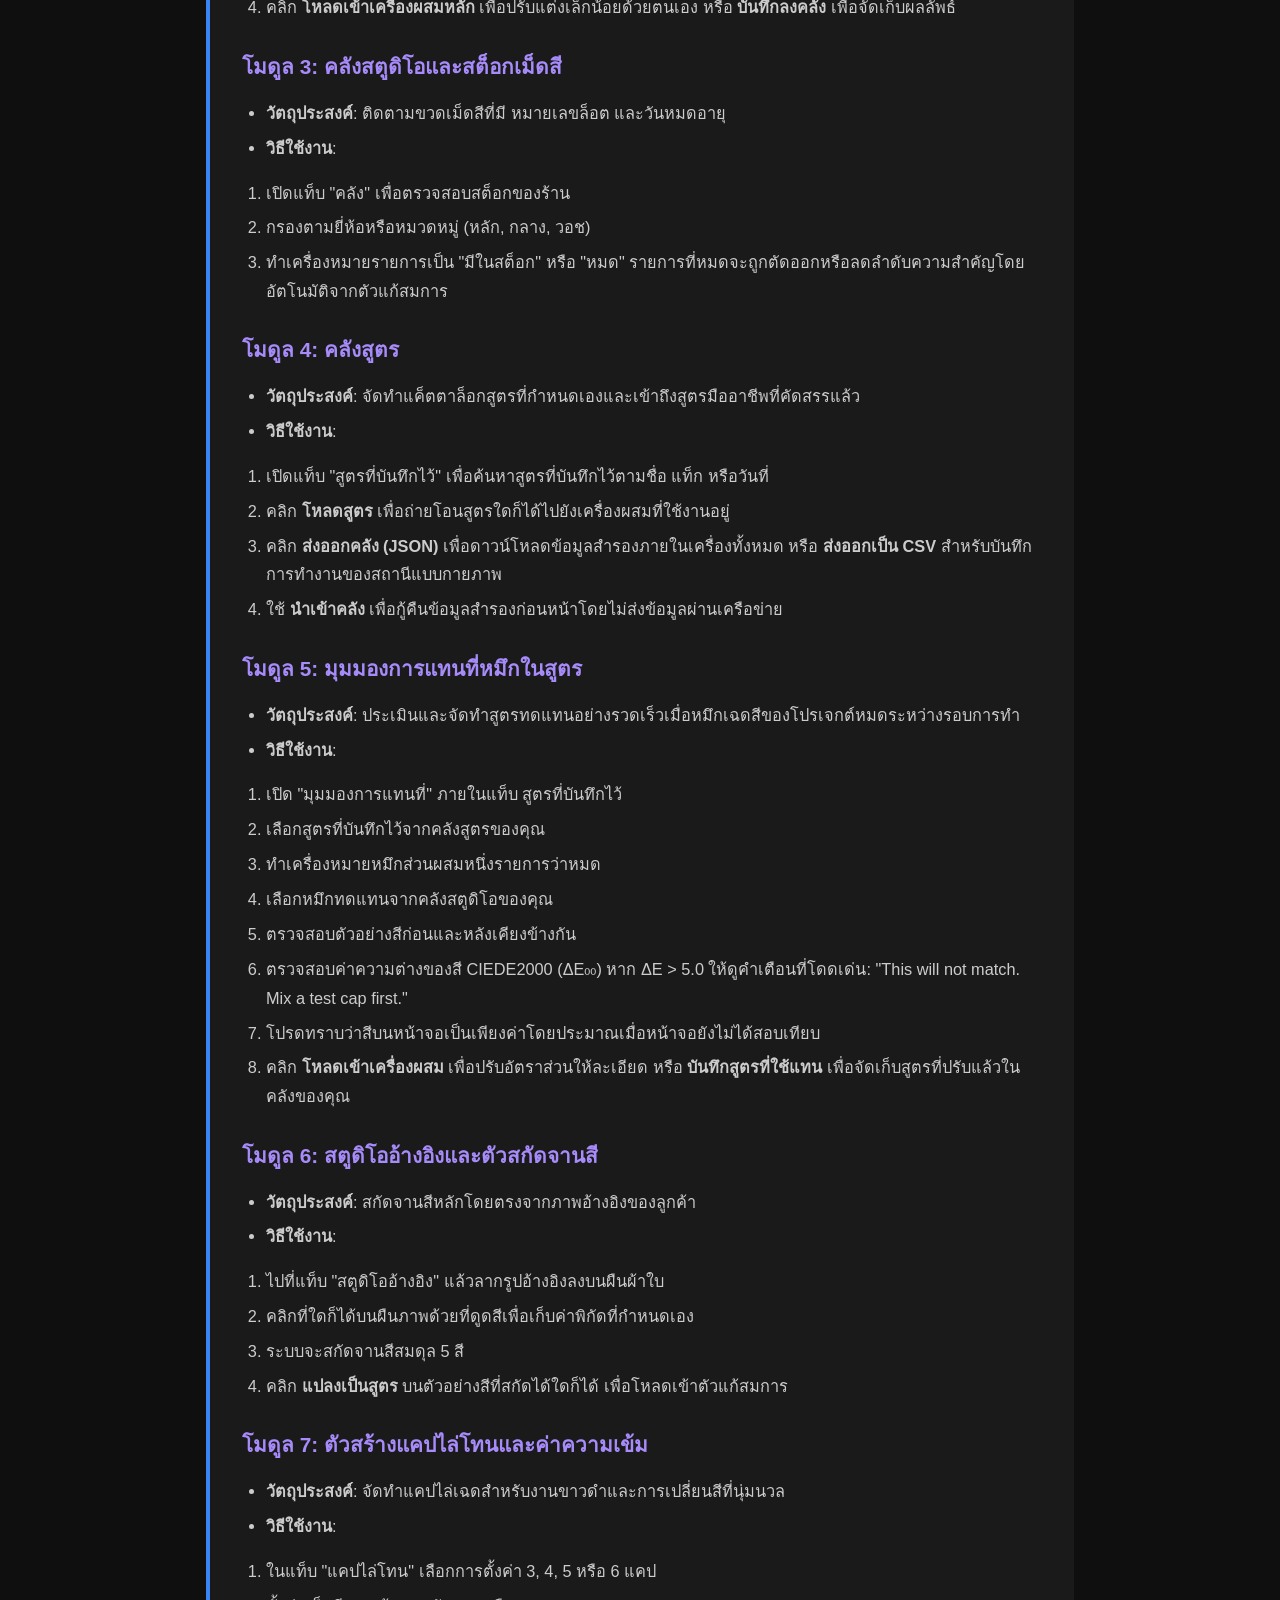
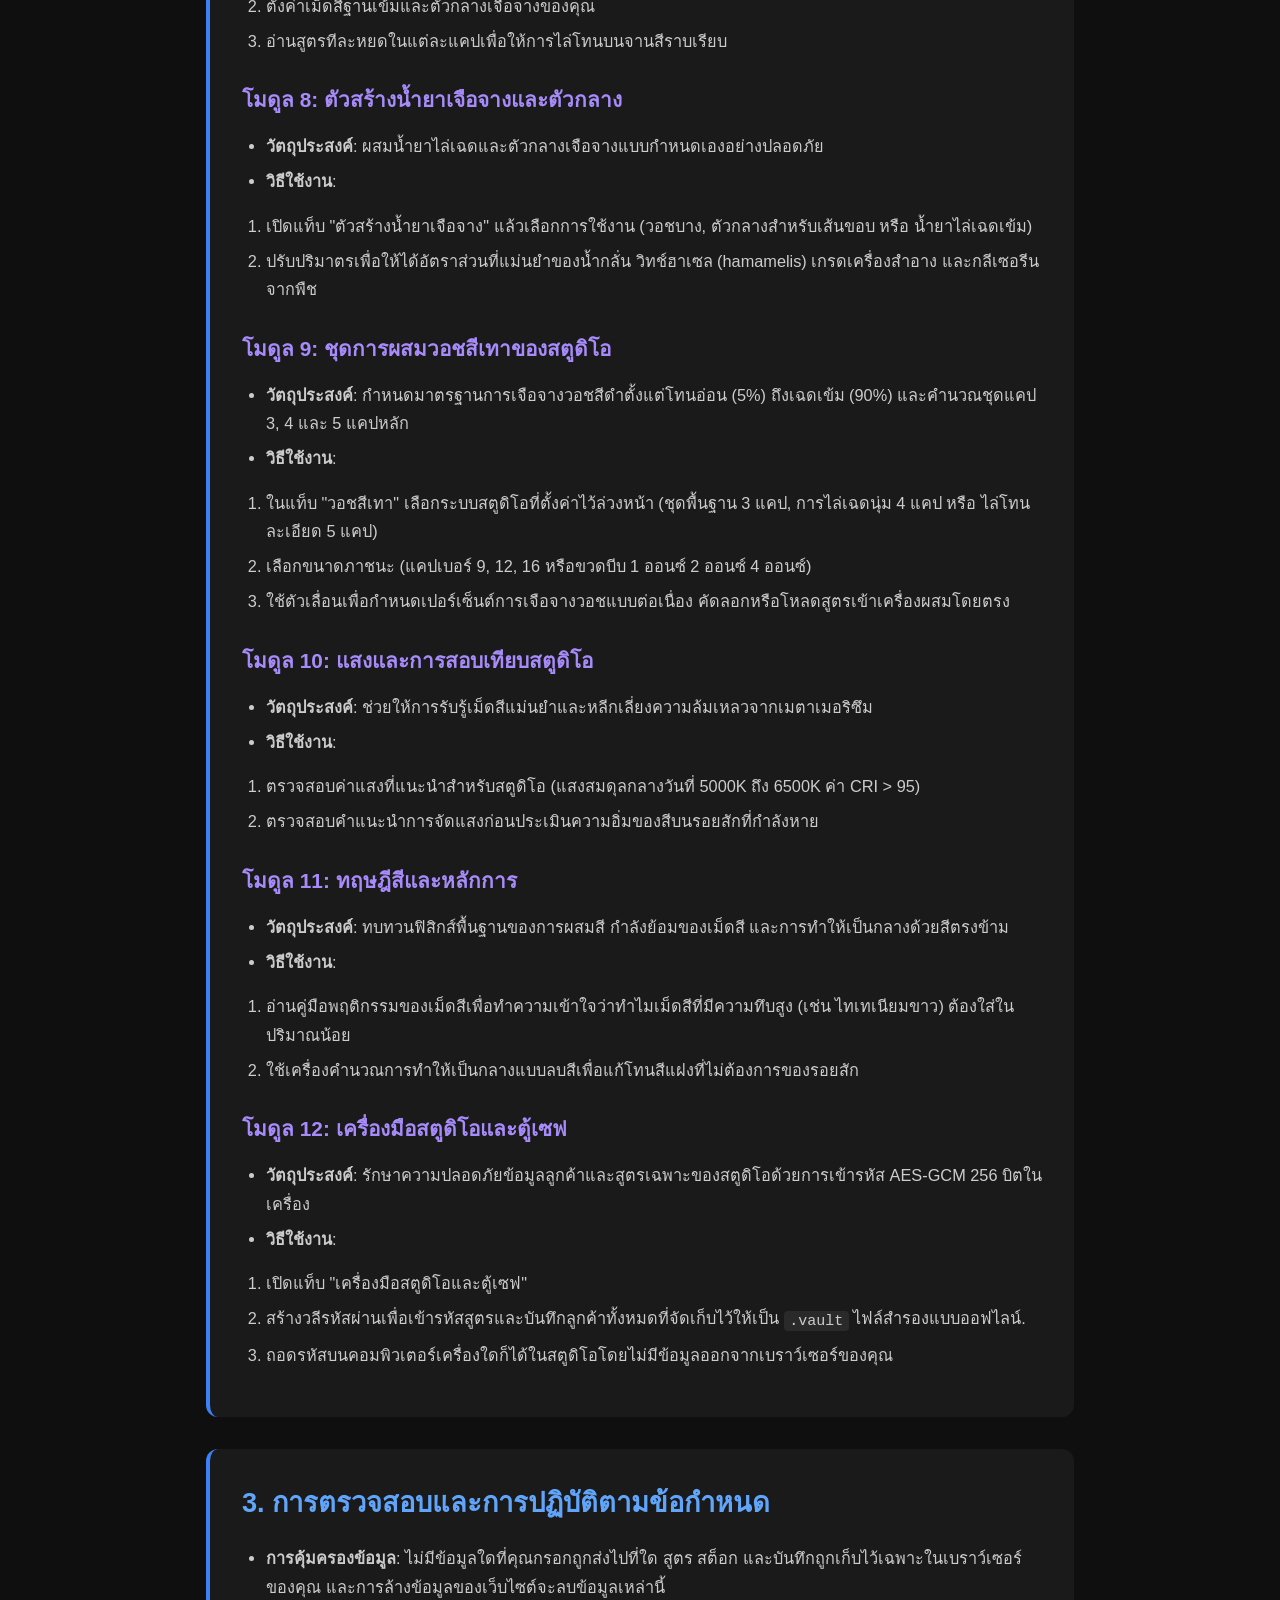
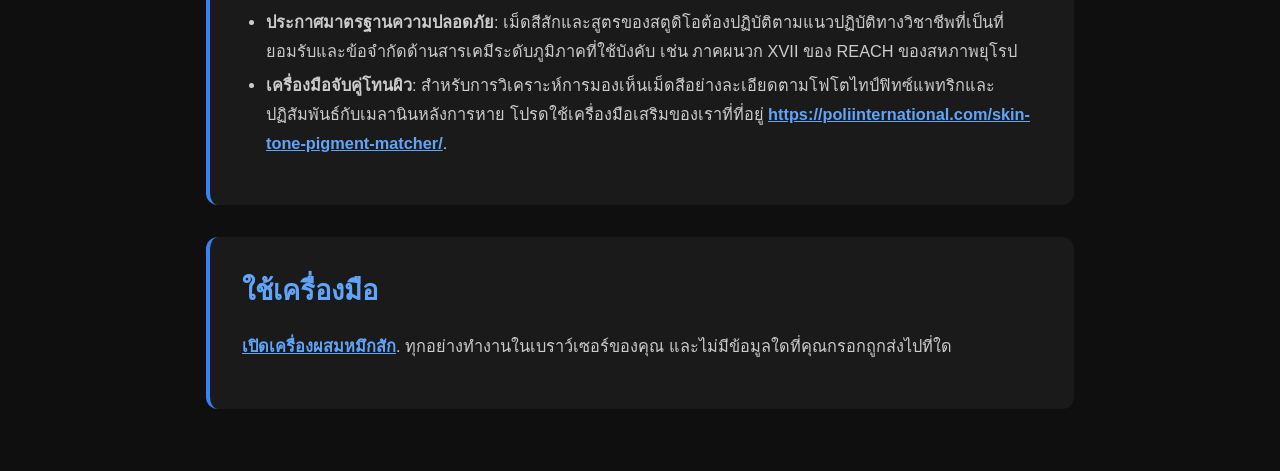
<file: documentation-th.html>
<!DOCTYPE html>
<html lang="th">
<head><meta name="robots" content="noindex,nofollow">
    <meta charset="UTF-8">
    <meta name="viewport" content="width=device-width, initial-scale=1.0">
    <title>คู่มือการใช้งานเครื่องผสมหมึกสัก | Poli International</title>
    <meta name="description" content="ผสม ปรับสัดส่วน แทนที่ และบันทึกสีหมึกสักเพื่อให้สามารถผสมซ้ำได้">
    <link rel="canonical" href="https://poliinternational.com/ink-mixer/">
    <style>
        body { background: #0f0f0f; color: #fff; font-family: -apple-system, BlinkMacSystemFont, "Segoe UI", Roboto, sans-serif; margin: 0; padding: 0; }
        body.in-iframe .doc-hero h1 { display: none; }
        * { box-sizing: border-box; }
        .entry-content { max-width: 900px; margin: 0 auto; padding: 2rem 1rem; }
        .doc-hero { background: linear-gradient(135deg, #3B82F6, #8B5CF6); padding: 3rem 2rem; text-align: center; border-radius: 0.75rem; margin-bottom: 2rem; }
        .doc-hero h1 { font-size: 2.2rem; margin: 0 0 1rem; font-weight: 700; }
        .doc-hero p { font-size: 1.15rem; color: #E0E7FF; margin: 0; }
        .doc-hero .v2 { display: inline-block; margin-bottom: 1rem; padding: 0.2rem 0.75rem; border-radius: 999px; background: #10B981; color: #04241a; font-weight: 800; font-size: 0.8rem; letter-spacing: 0.08em; }
        .doc-section { margin: 2rem 0; padding: 2rem; background: #1a1a1a; border-radius: 0.75rem; border-left: 4px solid #3B82F6; }
        .doc-section h2 { color: #60A5FA; font-size: 1.7rem; margin: 0 0 1.25rem; font-weight: 600; }
        .doc-section h3 { color: #A78BFA; font-size: 1.3rem; margin: 1.75rem 0 0.75rem; font-weight: 600; }
        .doc-section p, .doc-section li { color: #ccc; line-height: 1.75; font-size: 1.02rem; }
        .doc-section ul, .doc-section ol { padding-left: 1.5rem; }
        .doc-section li { margin: 0.4rem 0; }
        .doc-section code { background: #2a2a2a; padding: 0.1rem 0.35rem; border-radius: 0.25rem; font-size: 0.92em; }
        .doc-section a { color: #60A5FA; font-weight: 600; }
        .highlight-box { background: linear-gradient(135deg, #1E3A8A, #4C1D95); padding: 1.25rem 1.5rem; border-radius: 0.5rem; margin: 1.5rem 0; border-left: 4px solid #10B981; }
        .highlight-box p { color: #E0E7FF; margin: 0; }
        table { width: 100%; border-collapse: collapse; margin: 1.5rem 0; }
        th, td { padding: 0.75rem; text-align: left; border: 1px solid #333; vertical-align: top; }
        th { background: #2a2a2a; color: #60A5FA; }
        td { color: #ccc; }
    </style>
</head>
<body>
<nav class="doc-langs" aria-label="ภาษาของเอกสาร" style="display:flex;flex-wrap:wrap;gap:6px 14px;max-width:900px;margin:12px auto 0;padding:0 16px;font-size:14px;"><a lang="en" href="documentation.html">English</a><a lang="fr" href="documentation-fr.html">Français</a><a lang="de" href="documentation-de.html">Deutsch</a><a lang="it" href="documentation-it.html">Italiano</a><a lang="es" href="documentation-es.html">Español</a><a lang="nl" href="documentation-nl.html">Nederlands</a><a lang="pt" href="documentation-pt.html">Português</a><span lang="th">ไทย</span></nav>
<script>if (window.self !== window.top) document.body.classList.add('in-iframe');</script>
    <div class="entry-content">
        <div class="doc-hero">
            <span class="v2">V2</span>
            <h1>เครื่องผสมหมึก<br><small lang="en" style="font-size:0.55em;font-weight:500;opacity:0.75;">Pigment Ink Mixer</small></h1>
            <p>ผสม ปรับสัดส่วน แทนที่ และบันทึกสีหมึกสักเพื่อให้สามารถผสมซ้ำได้</p>
        </div>
        <div class="highlight-box"><p>คู่มือการใช้งานฉบับสมบูรณ์ของเครื่องมือเว็บเครื่องผสมหมึกสัก โดย Poli International ผู้สร้างเครื่องประดับร่างกาย BioFlex®</p></div>
        <div class="doc-section">
        <h2>1. บทนำ</h2>
        <p>เครื่องผสมหมึกสักเป็นพื้นที่ทำงานสีดิจิทัลแบบรวมศูนย์สำหรับช่างสักมืออาชีพ ช่วยให้สูตรเม็ดสีทำซ้ำได้สำหรับการสักหลายรอบ การจับคู่สีที่แม่นยำตามมาตรฐาน CIEDE2000 และความเข้าใจทางคลินิกเกี่ยวกับการตกค้างของเม็ดสีในผิวที่มีโฟโตไทป์ต่างกัน</p>
        </div>
        <div class="doc-section">
        <h2>2. โมดูลสตูดิโอ 12 รายการ</h2>
        <h3>โมดูล 1: เครื่องผสมหมึกแบบไปข้างหน้า</h3>
        <ul>
        <li><strong>วัตถุประสงค์</strong>: คำนวณอัตราส่วนปริมาตรและจำนวนหยดที่แม่นยำสำหรับการผสมเม็ดสีหลายชนิด</li>
        <li><strong>วิธีใช้งาน</strong>:</li>
        </ul>
        <ol>
        <li>ในแท็บ "เครื่องผสมสี" ให้เลือกหมึกส่วนประกอบจากรายการแบบเลื่อนลง</li>
        <li>ป้อนยี่ห้อและหมายเลขล็อตเพื่อการตรวจสอบย้อนกลับในสตูดิโอ</li>
        <li>ปรับส่วนของอัตราส่วน (เช่น คริมสัน 3 ส่วน โคบอลต์บลู 1 ส่วน)</li>
        <li>ระบุปริมาตรรวมของชุดที่ต้องใช้เป็นมิลลิลิตร (ml) หรือฝาหมึก (#16 / 2 ml)</li>
        <li>คลิก <strong>คำนวณการผสม</strong> เพื่อสร้างสูตรสุดท้าย การวัดปริมาตร การแบ่งสัดส่วนเป็นเปอร์เซ็นต์ และตัวอย่างสีพร้อมค่า L<em>a</em>พิกัด b*</li>
        <li>หากเลือกหมึกหลายยี่ห้อ ให้ตรวจสอบ <strong>การแจ้งเตือนความไม่ตรงกันของยี่ห้อ</strong> เพื่อดูความแตกต่างด้านความหนืดและตัวพา</li>
        <li>บันทึกสูตรโดยตรงหรือพิมพ์แผ่นสูตรสำหรับพื้นที่ทำงานของคุณ</li>
        </ol>
        <h3>โมดูล 2: ตัวแก้สมการผสมตามสีเป้าหมาย</h3>
        <ul>
        <li><strong>วัตถุประสงค์</strong>: กำหนดสูตรส่วนประกอบที่แน่นอนที่จำเป็นต่อการทำสีเป้าหมายที่ระบุ โดยใช้อัลกอริทึม Kubelka-Munk และ CIEDE2000</li>
        <li><strong>วิธีใช้งาน</strong>:</li>
        </ul>
        <ol>
        <li>ในแท็บ "ผสมตามสีเป้าหมาย" ป้อนรหัสเฮกซ์หรือเลือกจากค่าสีเป้าหมายสำหรับการสักที่สมจริง (คริมสันเข้ม, เงาผิว, เขียวเข้มป่า ฯลฯ)</li>
        <li>ตัวแก้สมการคำนวณการจับคู่ที่ใกล้เคียงที่สุดทางคณิตศาสตร์โดยใช้เม็ดสีที่มีในคลังของคุณ</li>
        <li>เปรียบเทียบ <strong>สีเป้าหมาย</strong> และ <strong>การผสมที่คาดการณ์</strong> ตัวอย่างสีควบคู่กับค่าความต่างของสี ΔE (Delta E)</li>
        <li>คลิก <strong>โหลดเข้าเครื่องผสมหลัก</strong> เพื่อปรับแต่งเล็กน้อยด้วยตนเอง หรือ <strong>บันทึกลงคลัง</strong> เพื่อจัดเก็บผลลัพธ์</li>
        </ol>
        <h3>โมดูล 3: คลังสตูดิโอและสต็อกเม็ดสี</h3>
        <ul>
        <li><strong>วัตถุประสงค์</strong>: ติดตามขวดเม็ดสีที่มี หมายเลขล็อต และวันหมดอายุ</li>
        <li><strong>วิธีใช้งาน</strong>:</li>
        </ul>
        <ol>
        <li>เปิดแท็บ "คลัง" เพื่อตรวจสอบสต็อกของร้าน</li>
        <li>กรองตามยี่ห้อหรือหมวดหมู่ (หลัก, กลาง, วอช)</li>
        <li>ทำเครื่องหมายรายการเป็น "มีในสต็อก" หรือ "หมด" รายการที่หมดจะถูกตัดออกหรือลดลำดับความสำคัญโดยอัตโนมัติจากตัวแก้สมการ</li>
        </ol>
        <h3>โมดูล 4: คลังสูตร</h3>
        <ul>
        <li><strong>วัตถุประสงค์</strong>: จัดทำแค็ตตาล็อกสูตรที่กำหนดเองและเข้าถึงสูตรมืออาชีพที่คัดสรรแล้ว</li>
        <li><strong>วิธีใช้งาน</strong>:</li>
        </ul>
        <ol>
        <li>เปิดแท็บ "สูตรที่บันทึกไว้" เพื่อค้นหาสูตรที่บันทึกไว้ตามชื่อ แท็ก หรือวันที่</li>
        <li>คลิก <strong>โหลดสูตร</strong> เพื่อถ่ายโอนสูตรใดก็ได้ไปยังเครื่องผสมที่ใช้งานอยู่</li>
        <li>คลิก <strong>ส่งออกคลัง (JSON)</strong> เพื่อดาวน์โหลดข้อมูลสำรองภายในเครื่องทั้งหมด หรือ <strong>ส่งออกเป็น CSV</strong> สำหรับบันทึกการทำงานของสถานีแบบกายภาพ</li>
        <li>ใช้ <strong>นำเข้าคลัง</strong> เพื่อกู้คืนข้อมูลสำรองก่อนหน้าโดยไม่ส่งข้อมูลผ่านเครือข่าย</li>
        </ol>
        <h3>โมดูล 5: มุมมองการแทนที่หมึกในสูตร</h3>
        <ul>
        <li><strong>วัตถุประสงค์</strong>: ประเมินและจัดทำสูตรทดแทนอย่างรวดเร็วเมื่อหมึกเฉดสีของโปรเจกต์หมดระหว่างรอบการทำ</li>
        <li><strong>วิธีใช้งาน</strong>:</li>
        </ul>
        <ol>
        <li>เปิด "มุมมองการแทนที่" ภายในแท็บ สูตรที่บันทึกไว้</li>
        <li>เลือกสูตรที่บันทึกไว้จากคลังสูตรของคุณ</li>
        <li>ทำเครื่องหมายหมึกส่วนผสมหนึ่งรายการว่าหมด</li>
        <li>เลือกหมึกทดแทนจากคลังสตูดิโอของคุณ</li>
        <li>ตรวจสอบตัวอย่างสีก่อนและหลังเคียงข้างกัน</li>
        <li>ตรวจสอบค่าความต่างของสี CIEDE2000 (ΔE₀₀) หาก ΔE &gt; 5.0 ให้ดูคำเตือนที่โดดเด่น: "This will not match. Mix a test cap first."</li>
        <li>โปรดทราบว่าสีบนหน้าจอเป็นเพียงค่าโดยประมาณเมื่อหน้าจอยังไม่ได้สอบเทียบ</li>
        <li>คลิก <strong>โหลดเข้าเครื่องผสม</strong> เพื่อปรับอัตราส่วนให้ละเอียด หรือ <strong>บันทึกสูตรที่ใช้แทน</strong> เพื่อจัดเก็บสูตรที่ปรับแล้วในคลังของคุณ</li>
        </ol>
        <h3>โมดูล 6: สตูดิโออ้างอิงและตัวสกัดจานสี</h3>
        <ul>
        <li><strong>วัตถุประสงค์</strong>: สกัดจานสีหลักโดยตรงจากภาพอ้างอิงของลูกค้า</li>
        <li><strong>วิธีใช้งาน</strong>:</li>
        </ul>
        <ol>
        <li>ไปที่แท็บ "สตูดิโออ้างอิง" แล้วลากรูปอ้างอิงลงบนผืนผ้าใบ</li>
        <li>คลิกที่ใดก็ได้บนผืนภาพด้วยที่ดูดสีเพื่อเก็บค่าพิกัดที่กำหนดเอง</li>
        <li>ระบบจะสกัดจานสีสมดุล 5 สี</li>
        <li>คลิก <strong>แปลงเป็นสูตร</strong> บนตัวอย่างสีที่สกัดได้ใดก็ได้ เพื่อโหลดเข้าตัวแก้สมการ</li>
        </ol>
        <h3>โมดูล 7: ตัวสร้างแคปไล่โทนและค่าความเข้ม</h3>
        <ul>
        <li><strong>วัตถุประสงค์</strong>: จัดทำแคปไล่เฉดสำหรับงานขาวดำและการเปลี่ยนสีที่นุ่มนวล</li>
        <li><strong>วิธีใช้งาน</strong>:</li>
        </ul>
        <ol>
        <li>ในแท็บ "แคปไล่โทน" เลือกการตั้งค่า 3, 4, 5 หรือ 6 แคป</li>
        <li>ตั้งค่าเม็ดสีฐานเข้มและตัวกลางเจือจางของคุณ</li>
        <li>อ่านสูตรทีละหยดในแต่ละแคปเพื่อให้การไล่โทนบนจานสีราบเรียบ</li>
        </ol>
        <h3>โมดูล 8: ตัวสร้างน้ำยาเจือจางและตัวกลาง</h3>
        <ul>
        <li><strong>วัตถุประสงค์</strong>: ผสมน้ำยาไล่เฉดและตัวกลางเจือจางแบบกำหนดเองอย่างปลอดภัย</li>
        <li><strong>วิธีใช้งาน</strong>:</li>
        </ul>
        <ol>
        <li>เปิดแท็บ "ตัวสร้างน้ำยาเจือจาง" แล้วเลือกการใช้งาน (วอชบาง, ตัวกลางสำหรับเส้นขอบ หรือ น้ำยาไล่เฉดเข้ม)</li>
        <li>ปรับปริมาตรเพื่อให้ได้อัตราส่วนที่แม่นยำของน้ำกลั่น วิทช์ฮาเซล (hamamelis) เกรดเครื่องสำอาง และกลีเซอรีนจากพืช</li>
        </ol>
        <h3>โมดูล 9: ชุดการผสมวอชสีเทาของสตูดิโอ</h3>
        <ul>
        <li><strong>วัตถุประสงค์</strong>: กำหนดมาตรฐานการเจือจางวอชสีดำตั้งแต่โทนอ่อน (5%) ถึงเฉดเข้ม (90%) และคำนวณชุดแคป 3, 4 และ 5 แคปหลัก</li>
        <li><strong>วิธีใช้งาน</strong>:</li>
        </ul>
        <ol>
        <li>ในแท็บ "วอชสีเทา" เลือกระบบสตูดิโอที่ตั้งค่าไว้ล่วงหน้า (ชุดพื้นฐาน 3 แคป, การไล่เฉดนุ่ม 4 แคป หรือ ไล่โทนละเอียด 5 แคป)</li>
        <li>เลือกขนาดภาชนะ (แคปเบอร์ 9, 12, 16 หรือขวดบีบ 1 ออนซ์ 2 ออนซ์ 4 ออนซ์)</li>
        <li>ใช้ตัวเลื่อนเพื่อกำหนดเปอร์เซ็นต์การเจือจางวอชแบบต่อเนื่อง คัดลอกหรือโหลดสูตรเข้าเครื่องผสมโดยตรง</li>
        </ol>
        <h3>โมดูล 10: แสงและการสอบเทียบสตูดิโอ</h3>
        <ul>
        <li><strong>วัตถุประสงค์</strong>: ช่วยให้การรับรู้เม็ดสีแม่นยำและหลีกเลี่ยงความล้มเหลวจากเมตาเมอริซึม</li>
        <li><strong>วิธีใช้งาน</strong>:</li>
        </ul>
        <ol>
        <li>ตรวจสอบค่าแสงที่แนะนำสำหรับสตูดิโอ (แสงสมดุลกลางวันที่ 5000K ถึง 6500K ค่า CRI &gt; 95)</li>
        <li>ตรวจสอบคำแนะนำการจัดแสงก่อนประเมินความอิ่มของสีบนรอยสักที่กำลังหาย</li>
        </ol>
        <h3>โมดูล 11: ทฤษฎีสีและหลักการ</h3>
        <ul>
        <li><strong>วัตถุประสงค์</strong>: ทบทวนฟิสิกส์พื้นฐานของการผสมสี กำลังย้อมของเม็ดสี และการทำให้เป็นกลางด้วยสีตรงข้าม</li>
        <li><strong>วิธีใช้งาน</strong>:</li>
        </ul>
        <ol>
        <li>อ่านคู่มือพฤติกรรมของเม็ดสีเพื่อทำความเข้าใจว่าทำไมเม็ดสีที่มีความทึบสูง (เช่น ไทเทเนียมขาว) ต้องใส่ในปริมาณน้อย</li>
        <li>ใช้เครื่องคำนวณการทำให้เป็นกลางแบบลบสีเพื่อแก้โทนสีแฝงที่ไม่ต้องการของรอยสัก</li>
        </ol>
        <h3>โมดูล 12: เครื่องมือสตูดิโอและตู้เซฟ</h3>
        <ul>
        <li><strong>วัตถุประสงค์</strong>: รักษาความปลอดภัยข้อมูลลูกค้าและสูตรเฉพาะของสตูดิโอด้วยการเข้ารหัส AES-GCM 256 บิตในเครื่อง</li>
        <li><strong>วิธีใช้งาน</strong>:</li>
        </ul>
        <ol>
        <li>เปิดแท็บ "เครื่องมือสตูดิโอและตู้เซฟ"</li>
        <li>สร้างวลีรหัสผ่านเพื่อเข้ารหัสสูตรและบันทึกลูกค้าทั้งหมดที่จัดเก็บไว้ให้เป็น <code>.vault</code> ไฟล์สำรองแบบออฟไลน์.</li>
        <li>ถอดรหัสบนคอมพิวเตอร์เครื่องใดก็ได้ในสตูดิโอโดยไม่มีข้อมูลออกจากเบราว์เซอร์ของคุณ</li>
        </ol>
        </div>
        <div class="doc-section">
        <h2>3. การตรวจสอบและการปฏิบัติตามข้อกำหนด</h2>
        <ul>
        <li><strong>การคุ้มครองข้อมูล</strong>: ไม่มีข้อมูลใดที่คุณกรอกถูกส่งไปที่ใด สูตร สต็อก และบันทึกถูกเก็บไว้เฉพาะในเบราว์เซอร์ของคุณ และการล้างข้อมูลของเว็บไซต์จะลบข้อมูลเหล่านี้</li>
        <li><strong>ประกาศมาตรฐานความปลอดภัย</strong>: เม็ดสีสักและสูตรของสตูดิโอต้องปฏิบัติตามแนวปฏิบัติทางวิชาชีพที่เป็นที่ยอมรับและข้อจำกัดด้านสารเคมีระดับภูมิภาคที่ใช้บังคับ เช่น ภาคผนวก XVII ของ REACH ของสหภาพยุโรป</li>
        <li><strong>เครื่องมือจับคู่โทนผิว</strong>: สำหรับการวิเคราะห์การมองเห็นเม็ดสีอย่างละเอียดตามโฟโตไทป์ฟิทซ์แพทริกและปฏิสัมพันธ์กับเมลานินหลังการหาย โปรดใช้เครื่องมือเสริมของเราที่ที่อยู่ <a href="https://poliinternational.com/skin-tone-pigment-matcher/" target="_top">https://poliinternational.com/skin-tone-pigment-matcher/</a>.</li>
        </ul>
        </div>
        <div class="doc-section">
            <h2>ใช้เครื่องมือ</h2>
            <p><a href="https://poliinternational.com/ink-mixer/" target="_top">เปิดเครื่องผสมหมึกสัก</a>. ทุกอย่างทำงานในเบราว์เซอร์ของคุณ และไม่มีข้อมูลใดที่คุณกรอกถูกส่งไปที่ใด</p>
        </div>
    </div>
</body>
</html>
</file>
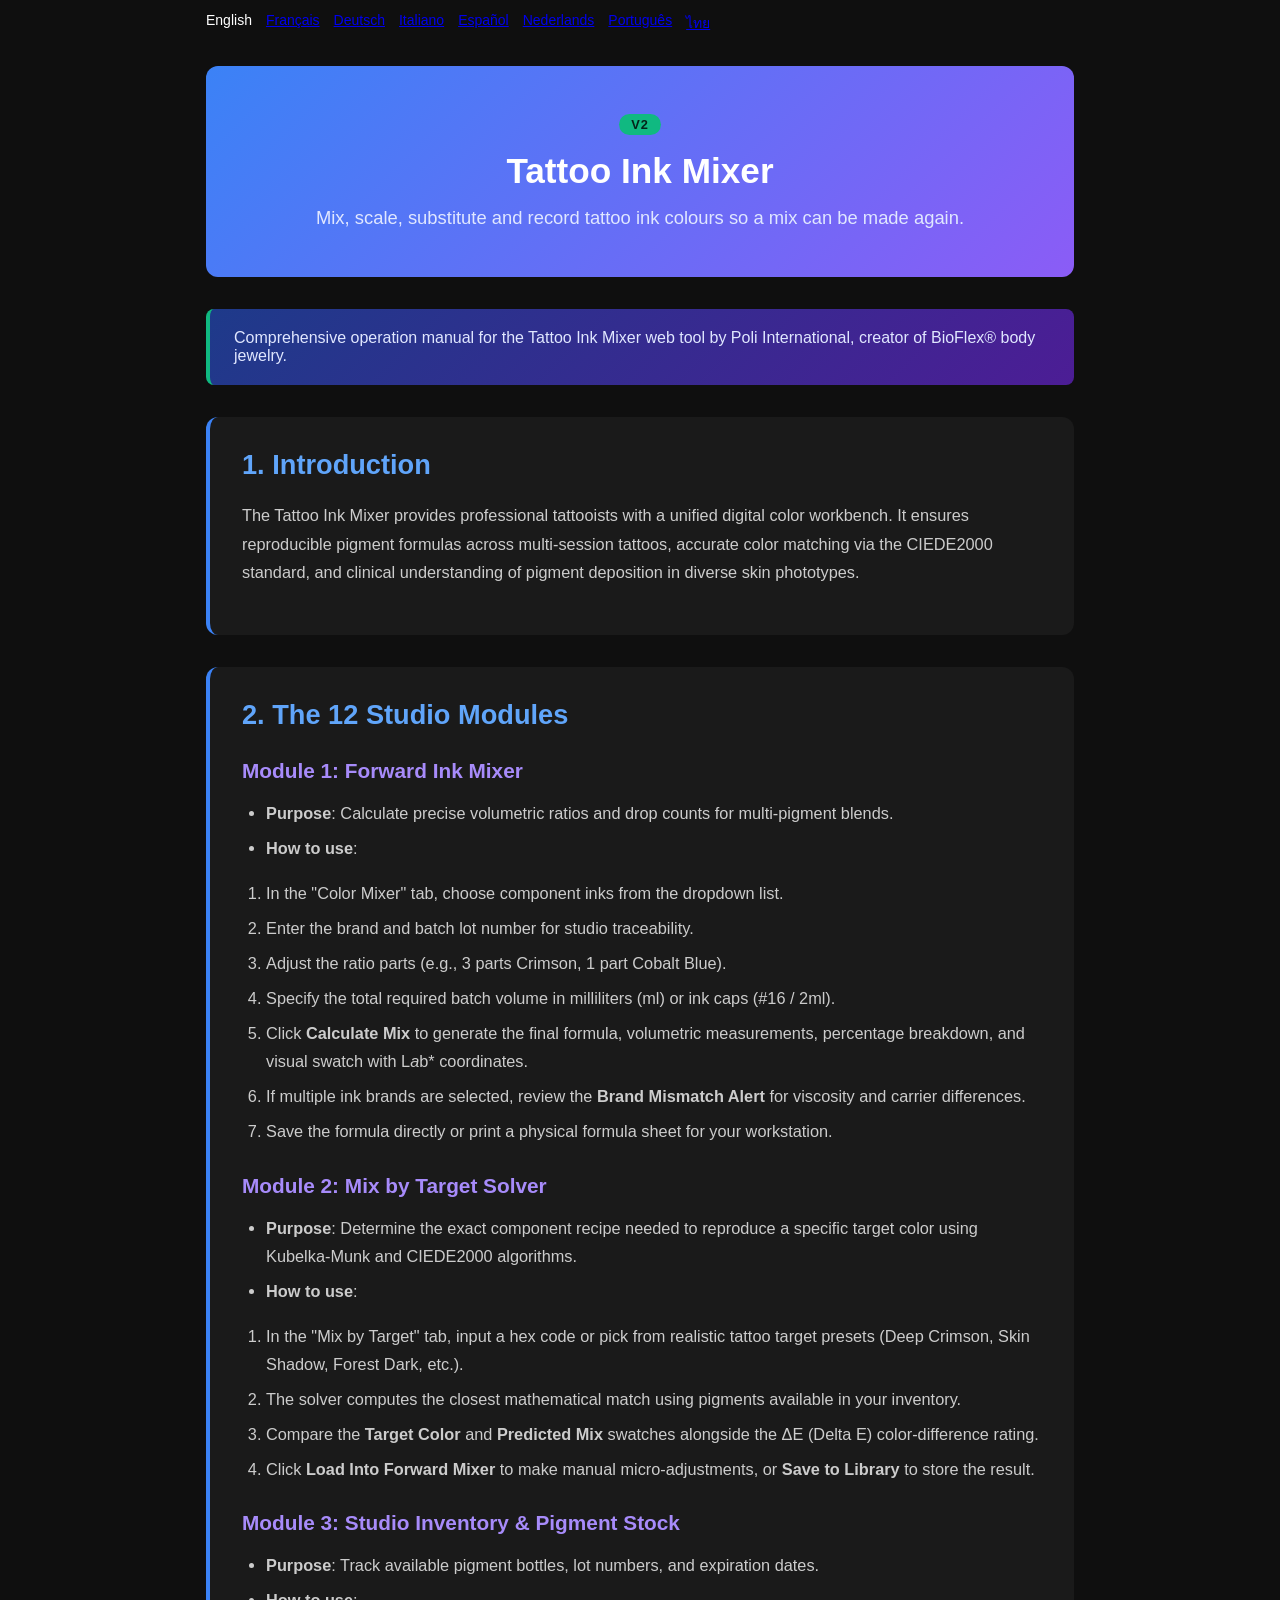
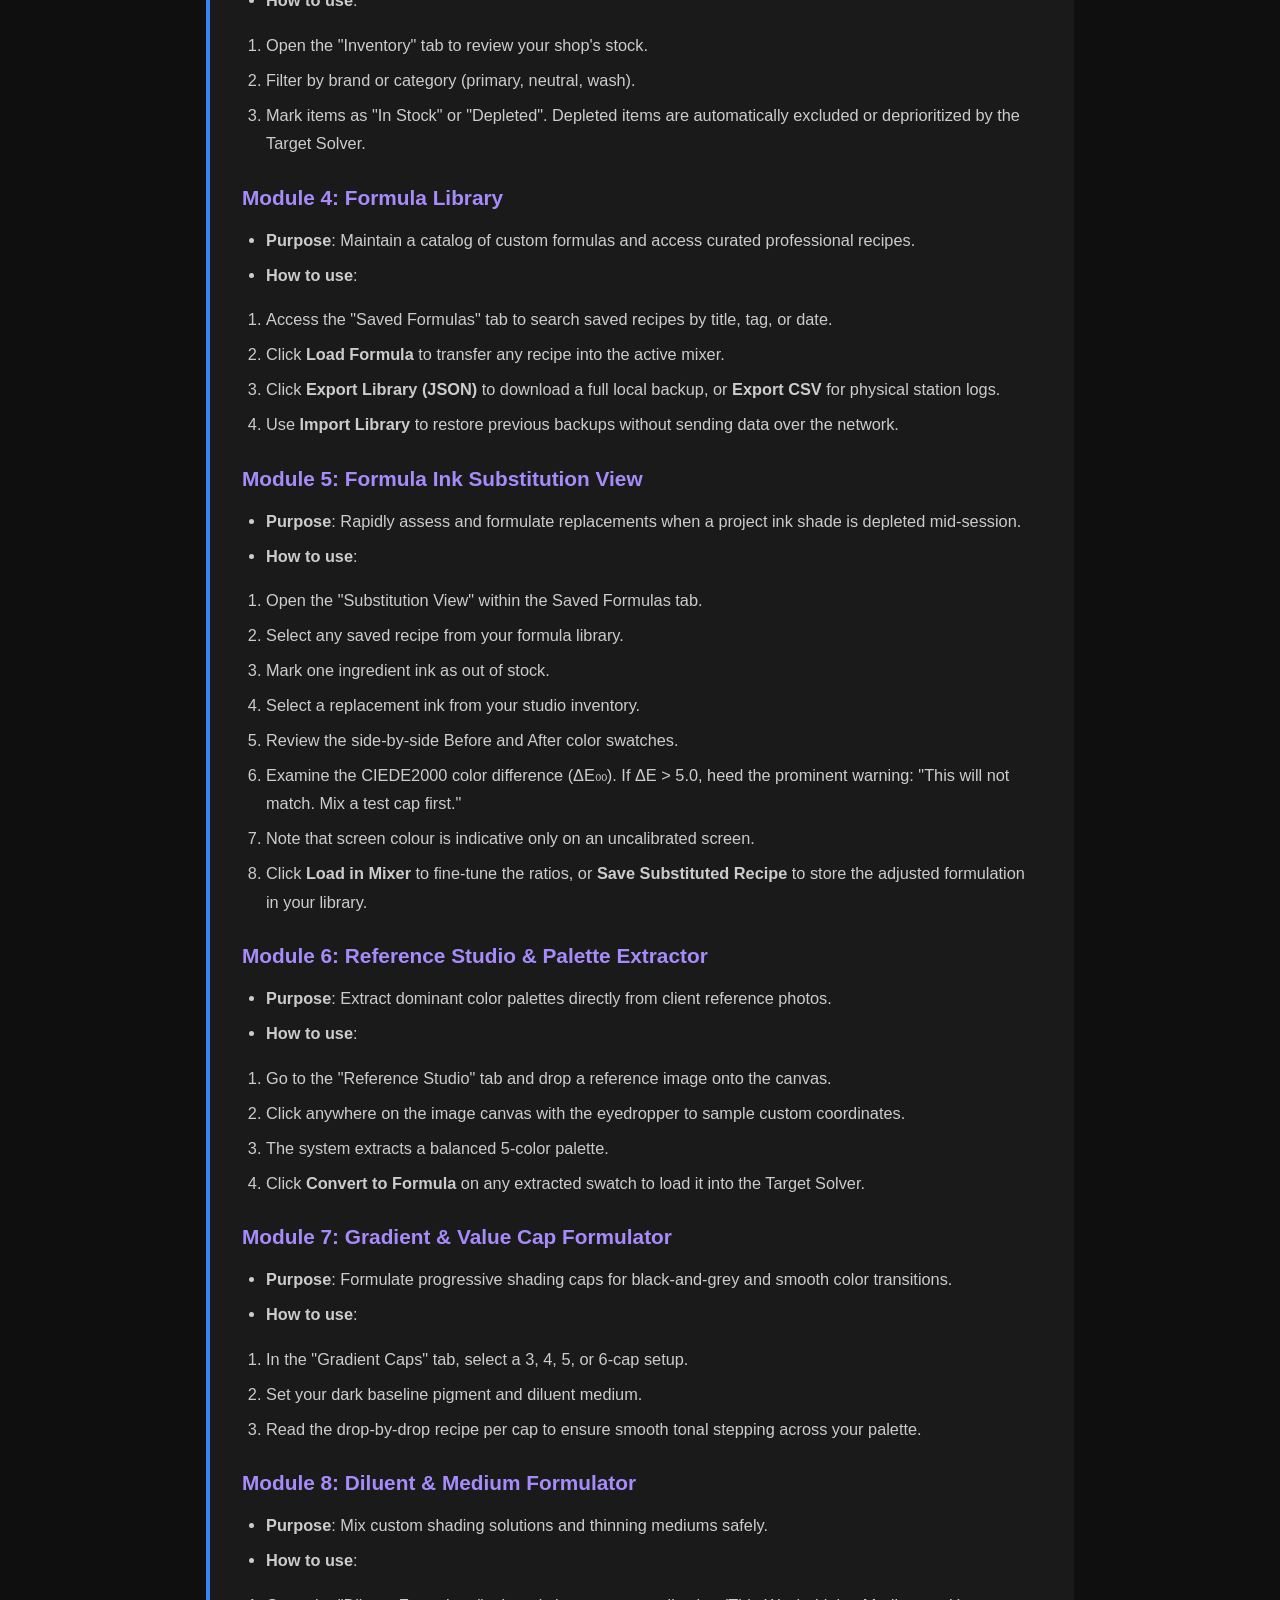
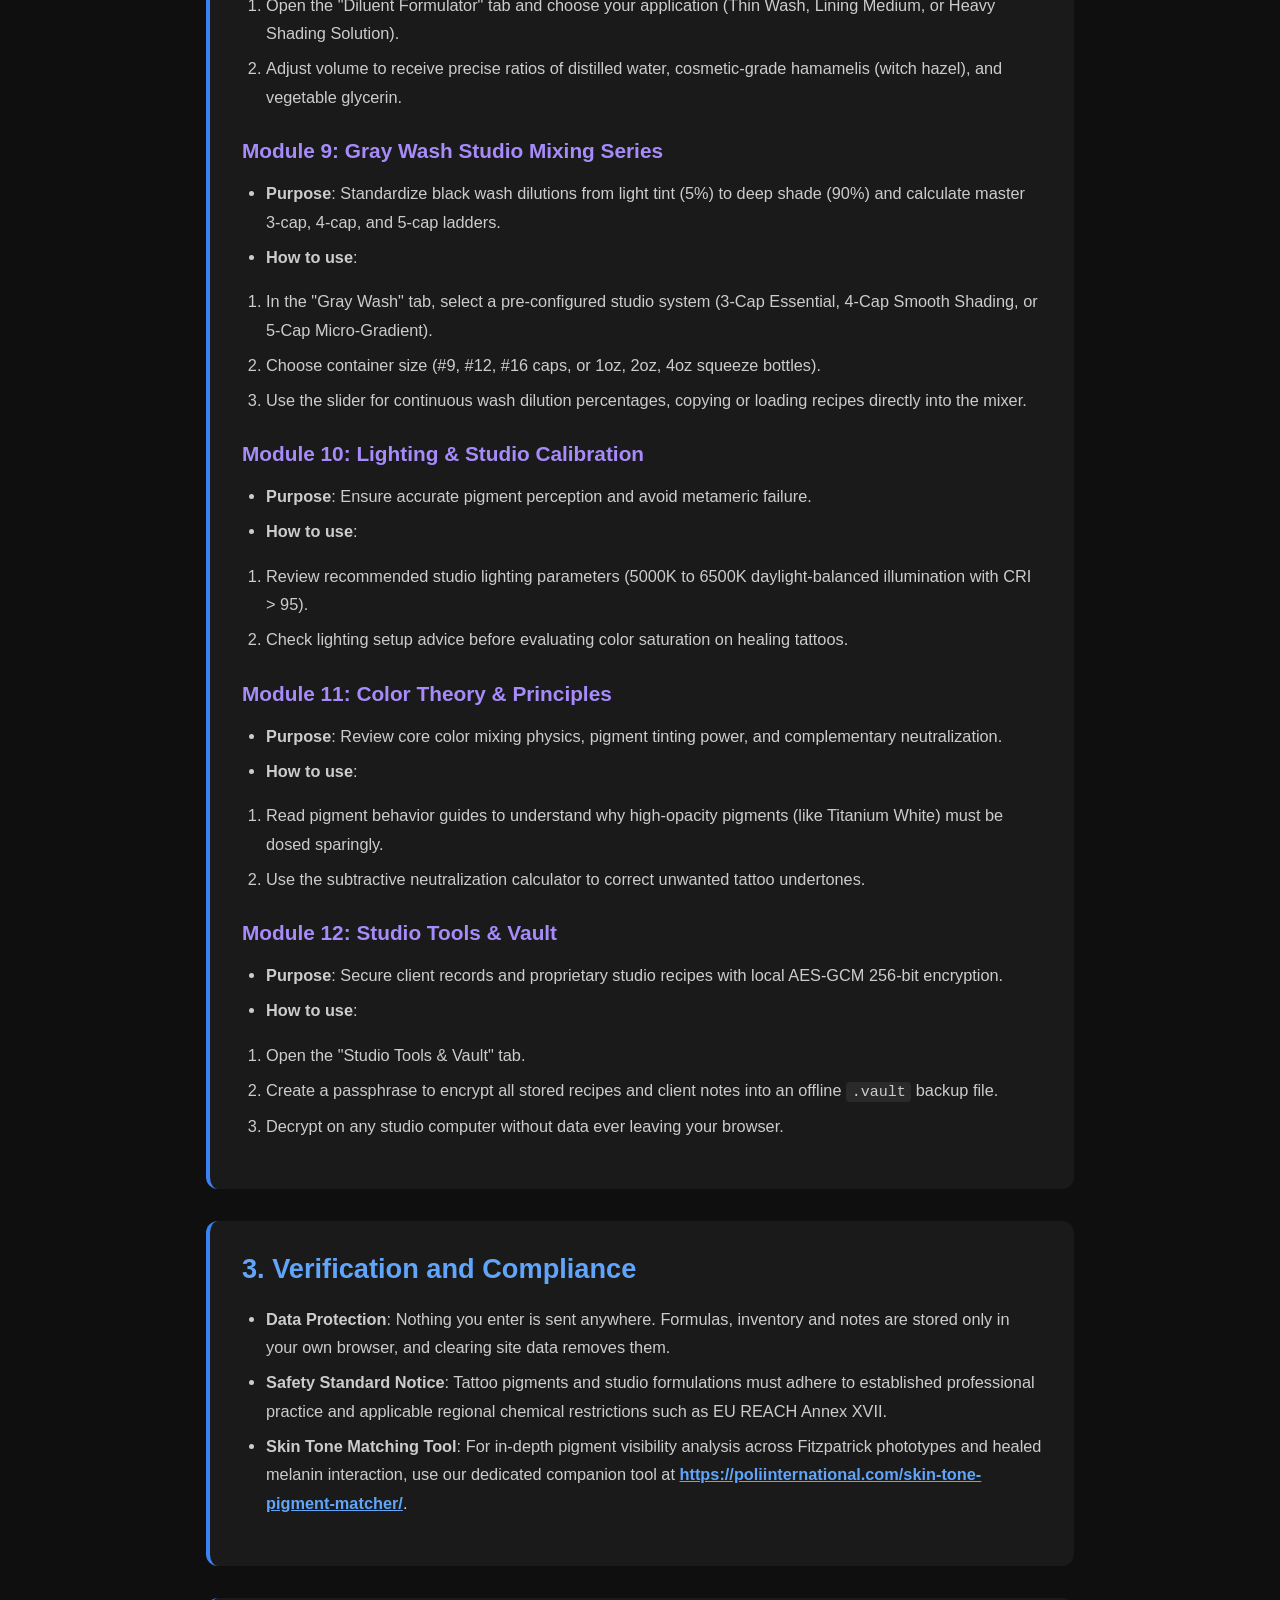
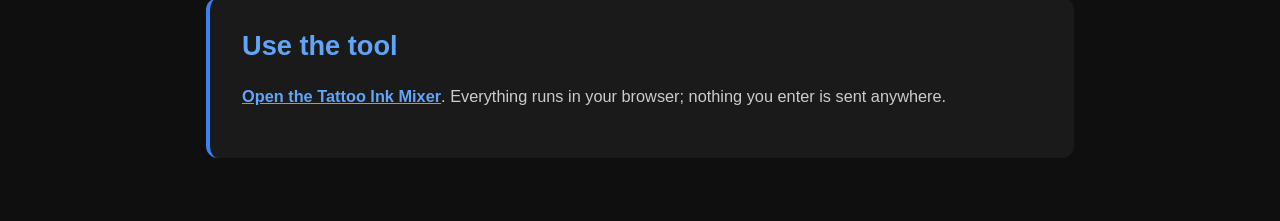
<file: documentation.html>
<!DOCTYPE html>
<html lang="en">
<head><meta name="robots" content="noindex,nofollow">
    <meta charset="UTF-8">
    <meta name="viewport" content="width=device-width, initial-scale=1.0">
    <title>Tattoo Ink Mixer Documentation | Poli International</title>
    <meta name="description" content="Mix, scale, substitute and record tattoo ink colours so a mix can be made again.">
    <link rel="canonical" href="https://poliinternational.com/ink-mixer/">
    <style>
        body { background: #0f0f0f; color: #fff; font-family: -apple-system, BlinkMacSystemFont, "Segoe UI", Roboto, sans-serif; margin: 0; padding: 0; }
        body.in-iframe .doc-hero h1 { display: none; }
        * { box-sizing: border-box; }
        .entry-content { max-width: 900px; margin: 0 auto; padding: 2rem 1rem; }
        .doc-hero { background: linear-gradient(135deg, #3B82F6, #8B5CF6); padding: 3rem 2rem; text-align: center; border-radius: 0.75rem; margin-bottom: 2rem; }
        .doc-hero h1 { font-size: 2.2rem; margin: 0 0 1rem; font-weight: 700; }
        .doc-hero p { font-size: 1.15rem; color: #E0E7FF; margin: 0; }
        .doc-hero .v2 { display: inline-block; margin-bottom: 1rem; padding: 0.2rem 0.75rem; border-radius: 999px; background: #10B981; color: #04241a; font-weight: 800; font-size: 0.8rem; letter-spacing: 0.08em; }
        .doc-section { margin: 2rem 0; padding: 2rem; background: #1a1a1a; border-radius: 0.75rem; border-left: 4px solid #3B82F6; }
        .doc-section h2 { color: #60A5FA; font-size: 1.7rem; margin: 0 0 1.25rem; font-weight: 600; }
        .doc-section h3 { color: #A78BFA; font-size: 1.3rem; margin: 1.75rem 0 0.75rem; font-weight: 600; }
        .doc-section p, .doc-section li { color: #ccc; line-height: 1.75; font-size: 1.02rem; }
        .doc-section ul, .doc-section ol { padding-left: 1.5rem; }
        .doc-section li { margin: 0.4rem 0; }
        .doc-section code { background: #2a2a2a; padding: 0.1rem 0.35rem; border-radius: 0.25rem; font-size: 0.92em; }
        .doc-section a { color: #60A5FA; font-weight: 600; }
        .highlight-box { background: linear-gradient(135deg, #1E3A8A, #4C1D95); padding: 1.25rem 1.5rem; border-radius: 0.5rem; margin: 1.5rem 0; border-left: 4px solid #10B981; }
        .highlight-box p { color: #E0E7FF; margin: 0; }
        table { width: 100%; border-collapse: collapse; margin: 1.5rem 0; }
        th, td { padding: 0.75rem; text-align: left; border: 1px solid #333; vertical-align: top; }
        th { background: #2a2a2a; color: #60A5FA; }
        td { color: #ccc; }
    </style>
</head>
<body>
<nav class="doc-langs" aria-label="Documentation language" style="display:flex;flex-wrap:wrap;gap:6px 14px;max-width:900px;margin:12px auto 0;padding:0 16px;font-size:14px;"><span lang="en">English</span><a lang="fr" href="documentation-fr.html">Français</a><a lang="de" href="documentation-de.html">Deutsch</a><a lang="it" href="documentation-it.html">Italiano</a><a lang="es" href="documentation-es.html">Español</a><a lang="nl" href="documentation-nl.html">Nederlands</a><a lang="pt" href="documentation-pt.html">Português</a><a lang="th" href="documentation-th.html">ไทย</a></nav>
<script>if (window.self !== window.top) document.body.classList.add('in-iframe');</script>
    <div class="entry-content">
        <div class="doc-hero">
            <span class="v2">V2</span>
            <h1>Tattoo Ink Mixer</h1>
            <p>Mix, scale, substitute and record tattoo ink colours so a mix can be made again.</p>
        </div>
        <div class="highlight-box"><p>Comprehensive operation manual for the Tattoo Ink Mixer web tool by Poli International, creator of BioFlex® body jewelry.</p></div>
        <div class="doc-section">
        <h2>1. Introduction</h2>
        <p>The Tattoo Ink Mixer provides professional tattooists with a unified digital color workbench. It ensures reproducible pigment formulas across multi-session tattoos, accurate color matching via the CIEDE2000 standard, and clinical understanding of pigment deposition in diverse skin phototypes.</p>
        </div>
        <div class="doc-section">
        <h2>2. The 12 Studio Modules</h2>
        <h3>Module 1: Forward Ink Mixer</h3>
        <ul>
        <li><strong>Purpose</strong>: Calculate precise volumetric ratios and drop counts for multi-pigment blends.</li>
        <li><strong>How to use</strong>:</li>
        </ul>
        <ol>
        <li>In the "Color Mixer" tab, choose component inks from the dropdown list.</li>
        <li>Enter the brand and batch lot number for studio traceability.</li>
        <li>Adjust the ratio parts (e.g., 3 parts Crimson, 1 part Cobalt Blue).</li>
        <li>Specify the total required batch volume in milliliters (ml) or ink caps (#16 / 2ml).</li>
        <li>Click <strong>Calculate Mix</strong> to generate the final formula, volumetric measurements, percentage breakdown, and visual swatch with L<em>a</em>b* coordinates.</li>
        <li>If multiple ink brands are selected, review the <strong>Brand Mismatch Alert</strong> for viscosity and carrier differences.</li>
        <li>Save the formula directly or print a physical formula sheet for your workstation.</li>
        </ol>
        <h3>Module 2: Mix by Target Solver</h3>
        <ul>
        <li><strong>Purpose</strong>: Determine the exact component recipe needed to reproduce a specific target color using Kubelka-Munk and CIEDE2000 algorithms.</li>
        <li><strong>How to use</strong>:</li>
        </ul>
        <ol>
        <li>In the "Mix by Target" tab, input a hex code or pick from realistic tattoo target presets (Deep Crimson, Skin Shadow, Forest Dark, etc.).</li>
        <li>The solver computes the closest mathematical match using pigments available in your inventory.</li>
        <li>Compare the <strong>Target Color</strong> and <strong>Predicted Mix</strong> swatches alongside the ΔE (Delta E) color-difference rating.</li>
        <li>Click <strong>Load Into Forward Mixer</strong> to make manual micro-adjustments, or <strong>Save to Library</strong> to store the result.</li>
        </ol>
        <h3>Module 3: Studio Inventory &amp; Pigment Stock</h3>
        <ul>
        <li><strong>Purpose</strong>: Track available pigment bottles, lot numbers, and expiration dates.</li>
        <li><strong>How to use</strong>:</li>
        </ul>
        <ol>
        <li>Open the "Inventory" tab to review your shop's stock.</li>
        <li>Filter by brand or category (primary, neutral, wash).</li>
        <li>Mark items as "In Stock" or "Depleted". Depleted items are automatically excluded or deprioritized by the Target Solver.</li>
        </ol>
        <h3>Module 4: Formula Library</h3>
        <ul>
        <li><strong>Purpose</strong>: Maintain a catalog of custom formulas and access curated professional recipes.</li>
        <li><strong>How to use</strong>:</li>
        </ul>
        <ol>
        <li>Access the "Saved Formulas" tab to search saved recipes by title, tag, or date.</li>
        <li>Click <strong>Load Formula</strong> to transfer any recipe into the active mixer.</li>
        <li>Click <strong>Export Library (JSON)</strong> to download a full local backup, or <strong>Export CSV</strong> for physical station logs.</li>
        <li>Use <strong>Import Library</strong> to restore previous backups without sending data over the network.</li>
        </ol>
        <h3>Module 5: Formula Ink Substitution View</h3>
        <ul>
        <li><strong>Purpose</strong>: Rapidly assess and formulate replacements when a project ink shade is depleted mid-session.</li>
        <li><strong>How to use</strong>:</li>
        </ul>
        <ol>
        <li>Open the "Substitution View" within the Saved Formulas tab.</li>
        <li>Select any saved recipe from your formula library.</li>
        <li>Mark one ingredient ink as out of stock.</li>
        <li>Select a replacement ink from your studio inventory.</li>
        <li>Review the side-by-side Before and After color swatches.</li>
        <li>Examine the CIEDE2000 color difference (ΔE₀₀). If ΔE &gt; 5.0, heed the prominent warning: "This will not match. Mix a test cap first."</li>
        <li>Note that screen colour is indicative only on an uncalibrated screen.</li>
        <li>Click <strong>Load in Mixer</strong> to fine-tune the ratios, or <strong>Save Substituted Recipe</strong> to store the adjusted formulation in your library.</li>
        </ol>
        <h3>Module 6: Reference Studio &amp; Palette Extractor</h3>
        <ul>
        <li><strong>Purpose</strong>: Extract dominant color palettes directly from client reference photos.</li>
        <li><strong>How to use</strong>:</li>
        </ul>
        <ol>
        <li>Go to the "Reference Studio" tab and drop a reference image onto the canvas.</li>
        <li>Click anywhere on the image canvas with the eyedropper to sample custom coordinates.</li>
        <li>The system extracts a balanced 5-color palette.</li>
        <li>Click <strong>Convert to Formula</strong> on any extracted swatch to load it into the Target Solver.</li>
        </ol>
        <h3>Module 7: Gradient &amp; Value Cap Formulator</h3>
        <ul>
        <li><strong>Purpose</strong>: Formulate progressive shading caps for black-and-grey and smooth color transitions.</li>
        <li><strong>How to use</strong>:</li>
        </ul>
        <ol>
        <li>In the "Gradient Caps" tab, select a 3, 4, 5, or 6-cap setup.</li>
        <li>Set your dark baseline pigment and diluent medium.</li>
        <li>Read the drop-by-drop recipe per cap to ensure smooth tonal stepping across your palette.</li>
        </ol>
        <h3>Module 8: Diluent &amp; Medium Formulator</h3>
        <ul>
        <li><strong>Purpose</strong>: Mix custom shading solutions and thinning mediums safely.</li>
        <li><strong>How to use</strong>:</li>
        </ul>
        <ol>
        <li>Open the "Diluent Formulator" tab and choose your application (Thin Wash, Lining Medium, or Heavy Shading Solution).</li>
        <li>Adjust volume to receive precise ratios of distilled water, cosmetic-grade hamamelis (witch hazel), and vegetable glycerin.</li>
        </ol>
        <h3>Module 9: Gray Wash Studio Mixing Series</h3>
        <ul>
        <li><strong>Purpose</strong>: Standardize black wash dilutions from light tint (5%) to deep shade (90%) and calculate master 3-cap, 4-cap, and 5-cap ladders.</li>
        <li><strong>How to use</strong>:</li>
        </ul>
        <ol>
        <li>In the "Gray Wash" tab, select a pre-configured studio system (3-Cap Essential, 4-Cap Smooth Shading, or 5-Cap Micro-Gradient).</li>
        <li>Choose container size (#9, #12, #16 caps, or 1oz, 2oz, 4oz squeeze bottles).</li>
        <li>Use the slider for continuous wash dilution percentages, copying or loading recipes directly into the mixer.</li>
        </ol>
        <h3>Module 10: Lighting &amp; Studio Calibration</h3>
        <ul>
        <li><strong>Purpose</strong>: Ensure accurate pigment perception and avoid metameric failure.</li>
        <li><strong>How to use</strong>:</li>
        </ul>
        <ol>
        <li>Review recommended studio lighting parameters (5000K to 6500K daylight-balanced illumination with CRI &gt; 95).</li>
        <li>Check lighting setup advice before evaluating color saturation on healing tattoos.</li>
        </ol>
        <h3>Module 11: Color Theory &amp; Principles</h3>
        <ul>
        <li><strong>Purpose</strong>: Review core color mixing physics, pigment tinting power, and complementary neutralization.</li>
        <li><strong>How to use</strong>:</li>
        </ul>
        <ol>
        <li>Read pigment behavior guides to understand why high-opacity pigments (like Titanium White) must be dosed sparingly.</li>
        <li>Use the subtractive neutralization calculator to correct unwanted tattoo undertones.</li>
        </ol>
        <h3>Module 12: Studio Tools &amp; Vault</h3>
        <ul>
        <li><strong>Purpose</strong>: Secure client records and proprietary studio recipes with local AES-GCM 256-bit encryption.</li>
        <li><strong>How to use</strong>:</li>
        </ul>
        <ol>
        <li>Open the "Studio Tools &amp; Vault" tab.</li>
        <li>Create a passphrase to encrypt all stored recipes and client notes into an offline <code>.vault</code> backup file.</li>
        <li>Decrypt on any studio computer without data ever leaving your browser.</li>
        </ol>
        </div>
        <div class="doc-section">
        <h2>3. Verification and Compliance</h2>
        <ul>
        <li><strong>Data Protection</strong>: Nothing you enter is sent anywhere. Formulas, inventory and notes are stored only in your own browser, and clearing site data removes them.</li>
        <li><strong>Safety Standard Notice</strong>: Tattoo pigments and studio formulations must adhere to established professional practice and applicable regional chemical restrictions such as EU REACH Annex XVII.</li>
        <li><strong>Skin Tone Matching Tool</strong>: For in-depth pigment visibility analysis across Fitzpatrick phototypes and healed melanin interaction, use our dedicated companion tool at <a href="https://poliinternational.com/skin-tone-pigment-matcher/" target="_top">https://poliinternational.com/skin-tone-pigment-matcher/</a>.</li>
        </ul>
        </div>
        <div class="doc-section">
            <h2>Use the tool</h2>
            <p><a href="https://poliinternational.com/ink-mixer/" target="_top">Open the Tattoo Ink Mixer</a>. Everything runs in your browser; nothing you enter is sent anywhere.</p>
        </div>
    </div>
</body>
</html>
</file>
